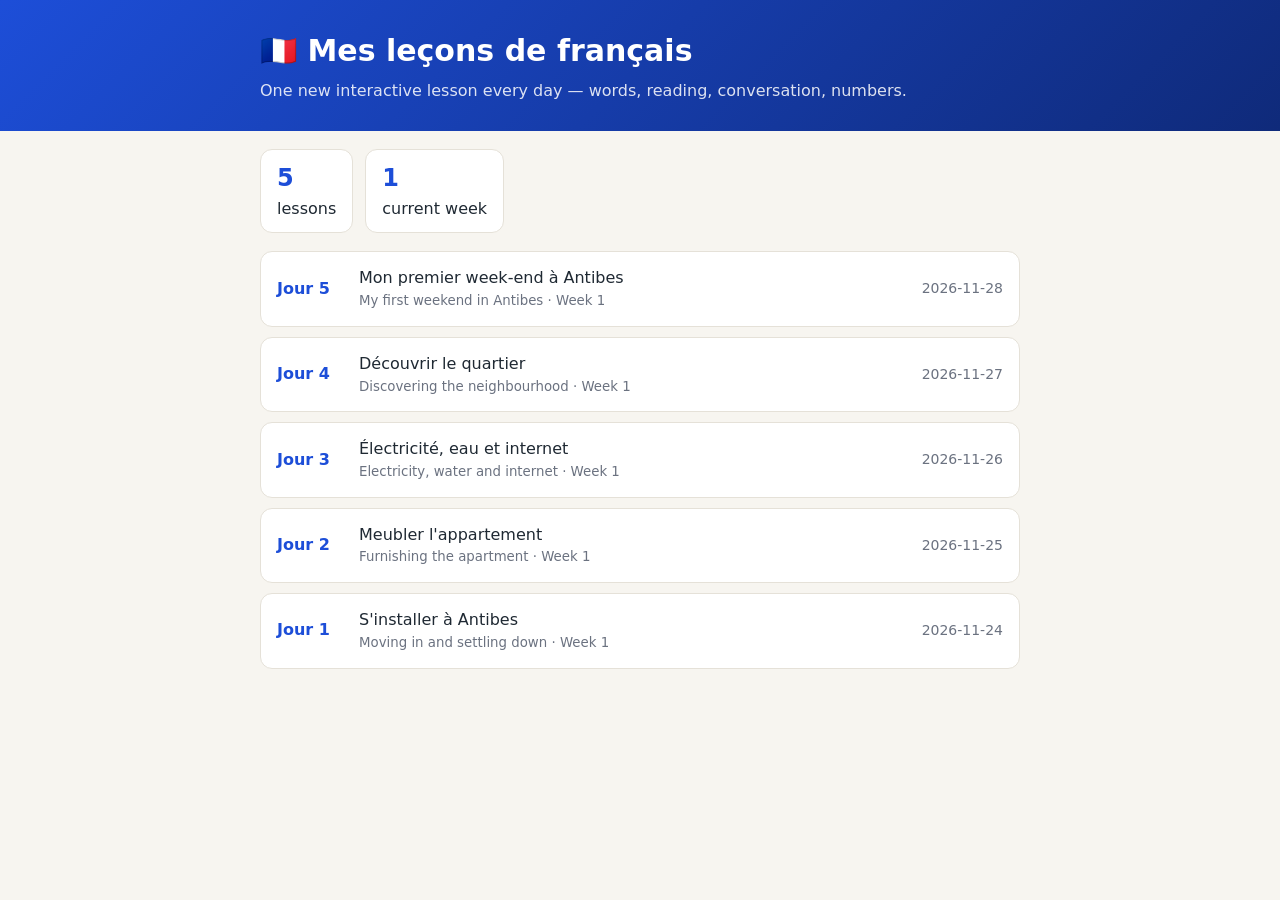
<file: index.html>
<!DOCTYPE html>
<html lang="fr">
<head>
<meta charset="utf-8">
<meta name="viewport" content="width=device-width, initial-scale=1">
<title>Mes leçons de français</title>
<style>
  body{margin:0;background:#f7f5f0;color:#1f2933;font:16px/1.55 system-ui,-apple-system,"Segoe UI",Roboto,sans-serif}
  header{background:linear-gradient(135deg,#1d4ed8,#0f2a7a);color:#fff;padding:28px 16px}
  .wrap{max-width:760px;margin:0 auto}
  h1{margin:0 0 4px;font-size:30px}
  header p{margin:0;opacity:.85}
  main{padding:18px 16px 40px}
  .stats{display:flex;gap:12px;flex-wrap:wrap;margin-bottom:18px}
  .stat{background:#fff;border:1px solid #e5e1d8;border-radius:12px;padding:10px 16px}
  .stat b{display:block;font-size:24px;color:#1d4ed8}
  a.day{display:flex;justify-content:space-between;align-items:center;gap:12px;background:#fff;border:1px solid #e5e1d8;border-radius:12px;padding:14px 16px;margin:10px 0;text-decoration:none;color:inherit}
  a.day:hover{border-color:#1d4ed8}
  a.day.today{border:2px solid #1d4ed8}
  .d{font-weight:700;color:#1d4ed8;min-width:70px}
  .t{flex:1}
  .t small{display:block;color:#6b7280}
  .date{color:#6b7280;font-size:14px;white-space:nowrap}
</style>
</head>
<body>
<header><div class="wrap">
  <h1>🇫🇷 Mes leçons de français</h1>
  <p>One new interactive lesson every day — words, reading, conversation, numbers.</p>
</div></header>
<main class="wrap">
  <div class="stats">
    <div class="stat"><b id="s-days">0</b>lessons</div>
    <div class="stat"><b id="s-week">1</b>current week</div>
  </div>
  <div id="list"></div>
</main>
<script>
/* The teacher adds each new day at the TOP of this array. */
const DAYS = [
  { day: 5, date: "2026-11-28", week: 1, theme_fr: "Mon premier week-end à Antibes", theme_en: "My first weekend in Antibes" },
  { day: 4, date: "2026-11-27", week: 1, theme_fr: "Découvrir le quartier", theme_en: "Discovering the neighbourhood" },
  { day: 3, date: "2026-11-26", week: 1, theme_fr: "Électricité, eau et internet", theme_en: "Electricity, water and internet" },
  { day: 2, date: "2026-11-25", week: 1, theme_fr: "Meubler l'appartement", theme_en: "Furnishing the apartment" },
  { day: 1, date: "2026-11-24", week: 1, theme_fr: "S'installer à Antibes", theme_en: "Moving in and settling down" }
];

const today = new Date().toISOString().slice(0, 10);
document.getElementById("s-days").textContent = DAYS.length;
document.getElementById("s-week").textContent = DAYS.length ? DAYS[0].week : 1;
const list = document.getElementById("list");
DAYS.forEach(d => {
  const a = document.createElement("a");
  a.className = "day" + (d.date === today ? " today" : "");
  a.href = "days/" + d.date + ".html";
  a.innerHTML = '<span class="d"></span><span class="t"><span class="fr"></span><small></small></span><span class="date"></span>';
  a.querySelector(".d").textContent = "Jour " + d.day;
  a.querySelector(".fr").textContent = d.theme_fr;
  a.querySelector("small").textContent = d.theme_en + " · Week " + d.week;
  a.querySelector(".date").textContent = d.date === today ? "Aujourd'hui" : d.date;
  list.appendChild(a);
});
</script>
</body>
</html>
</file>
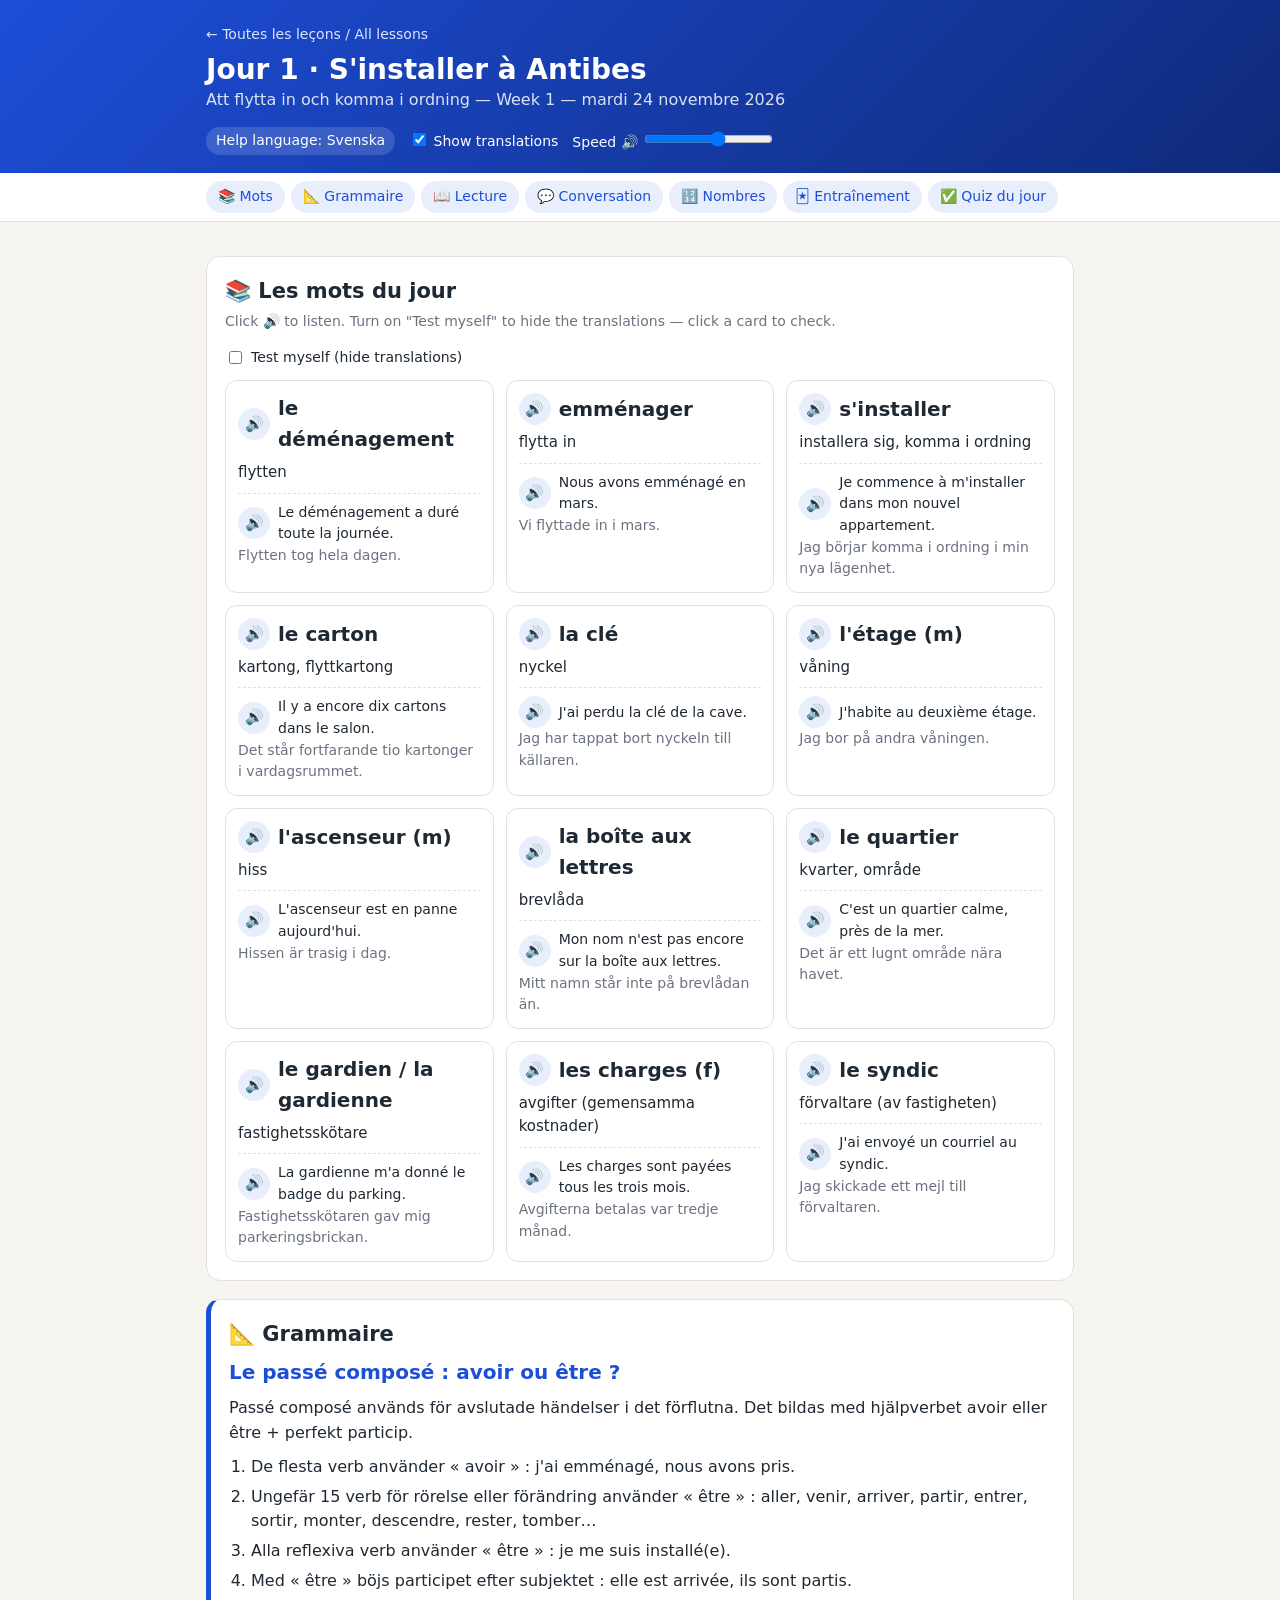
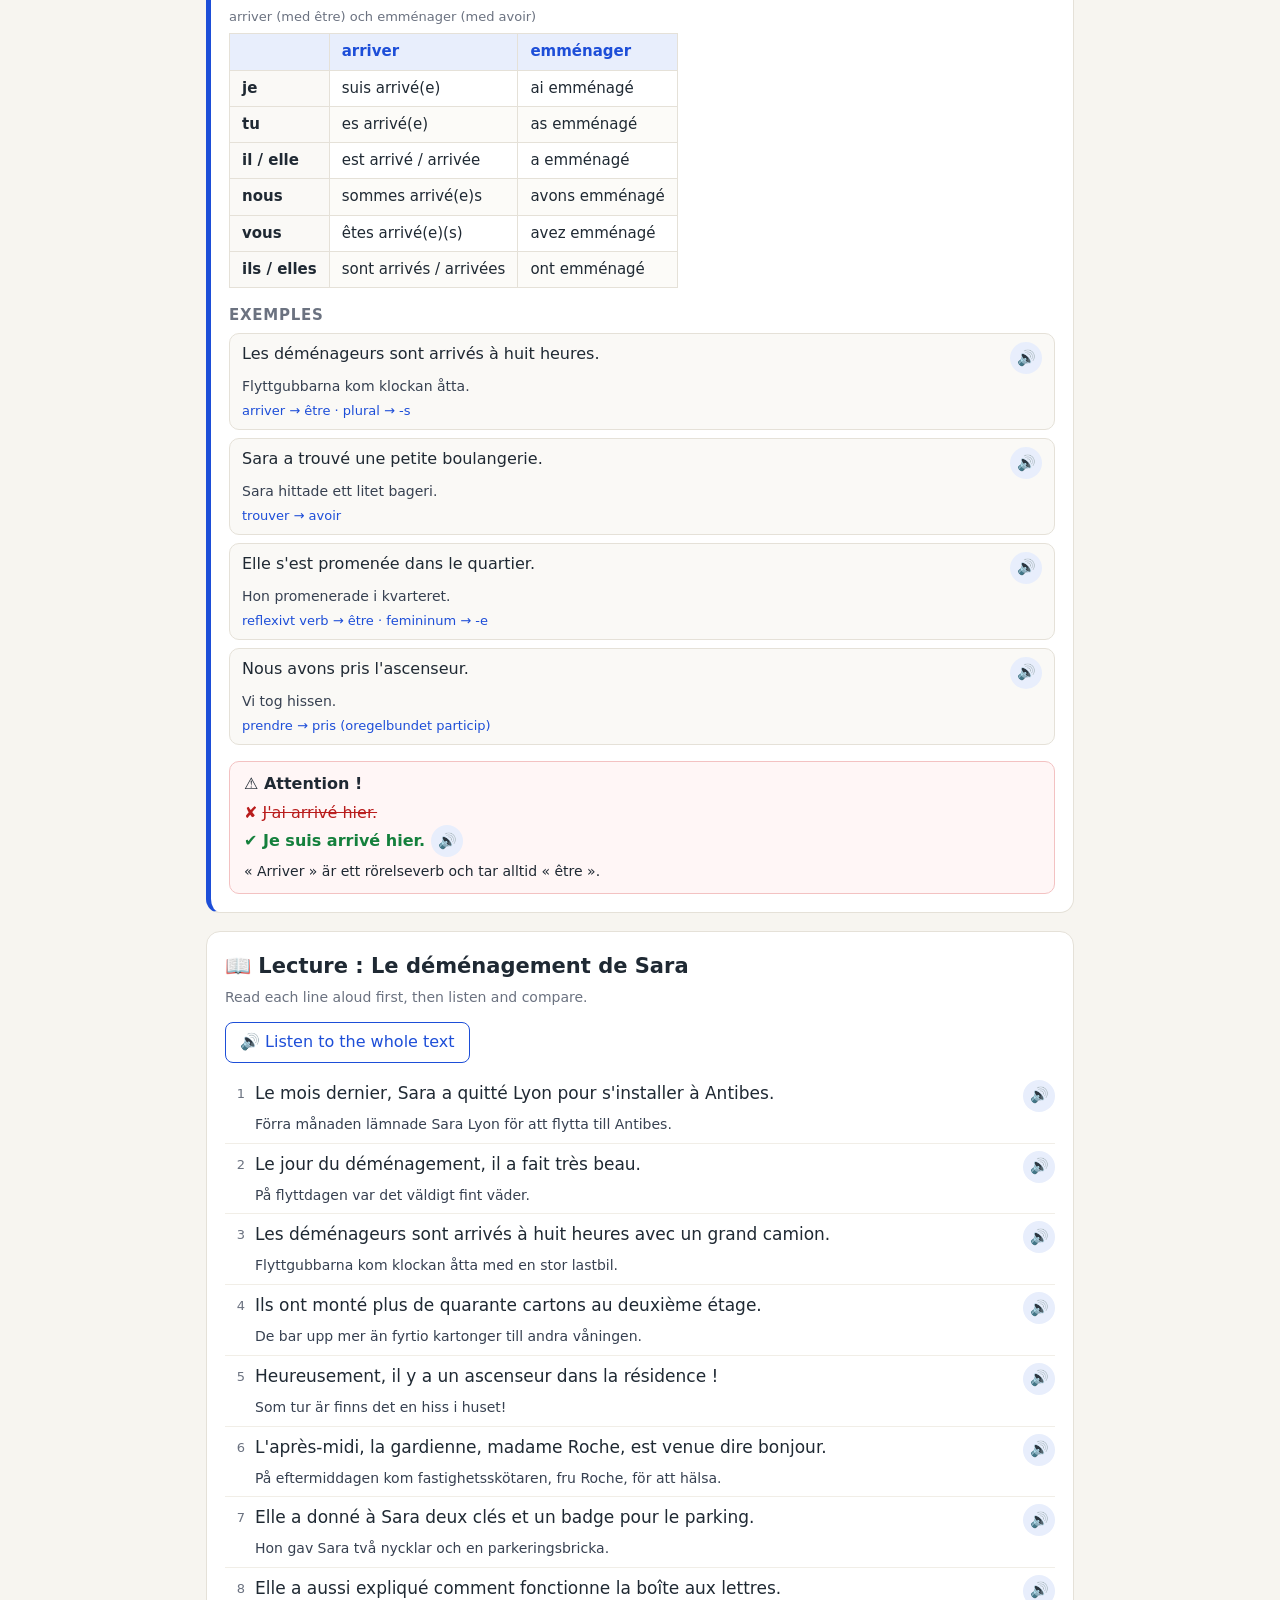
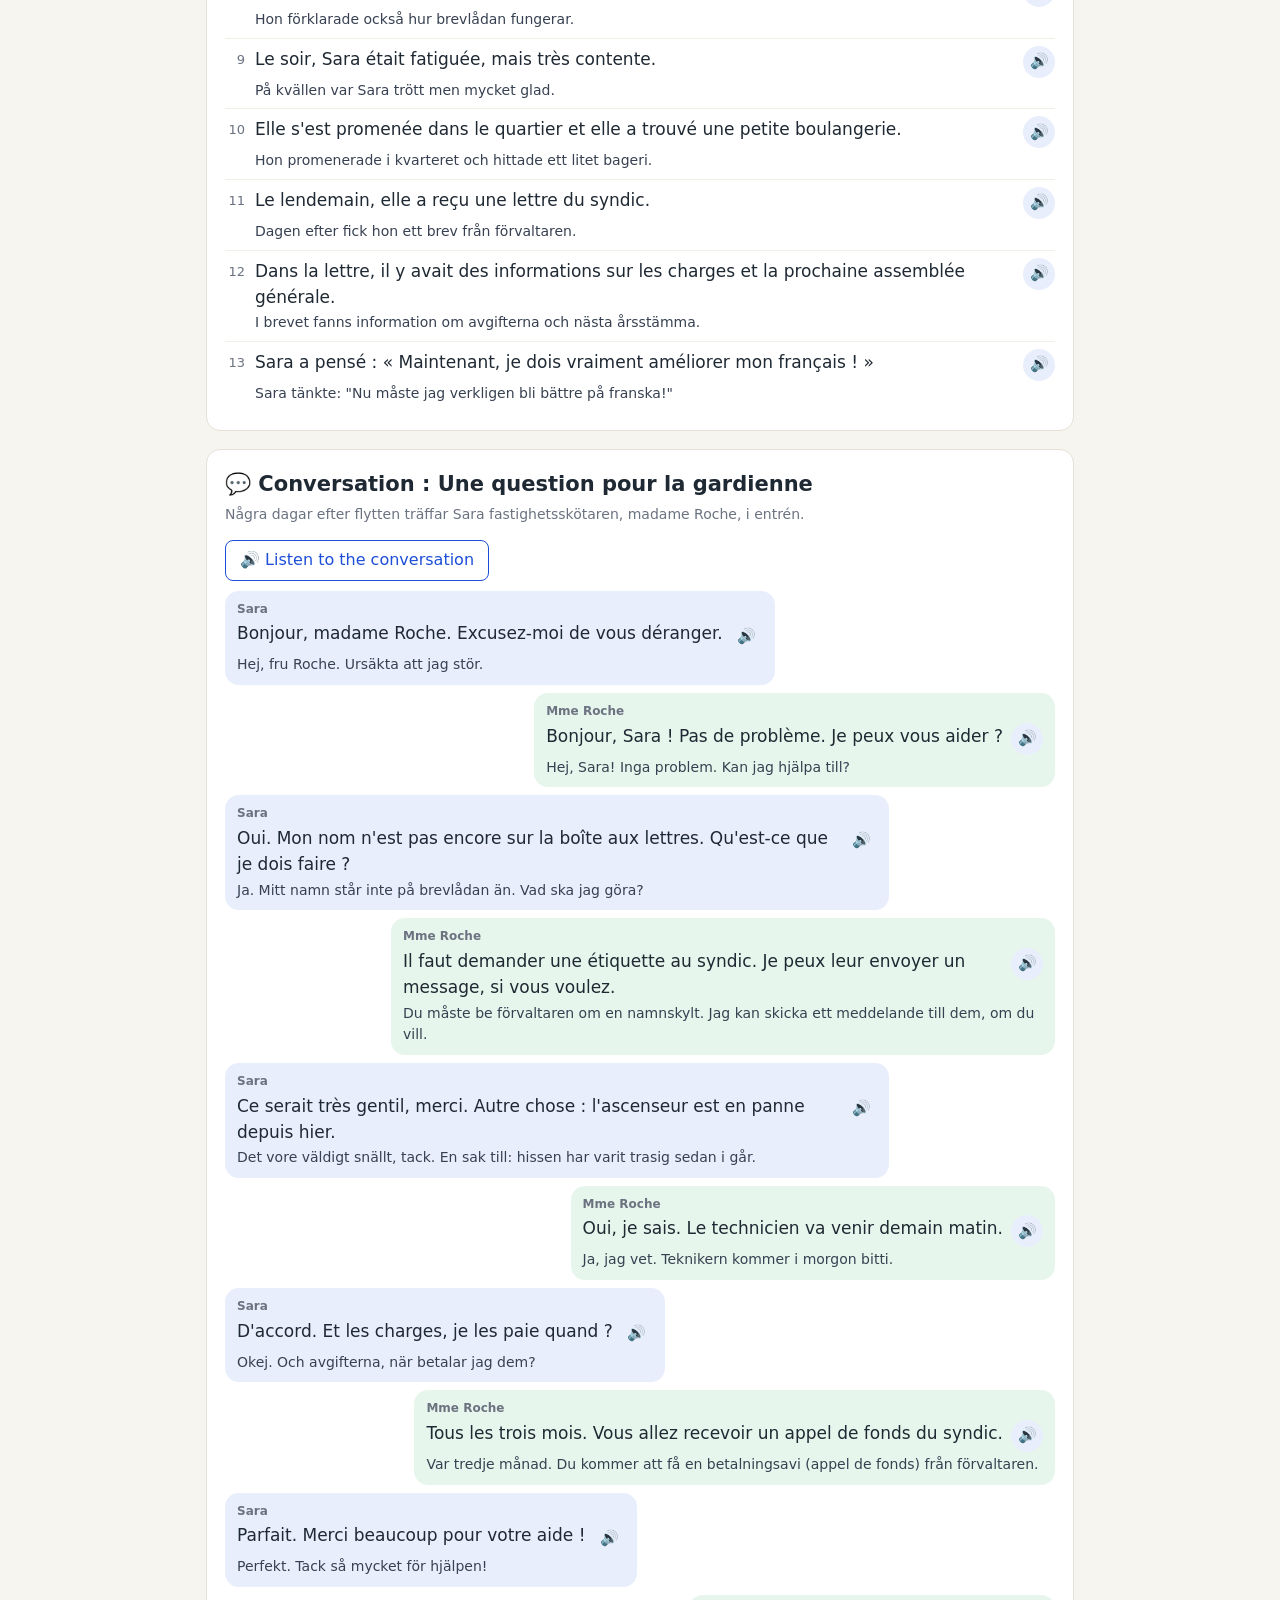
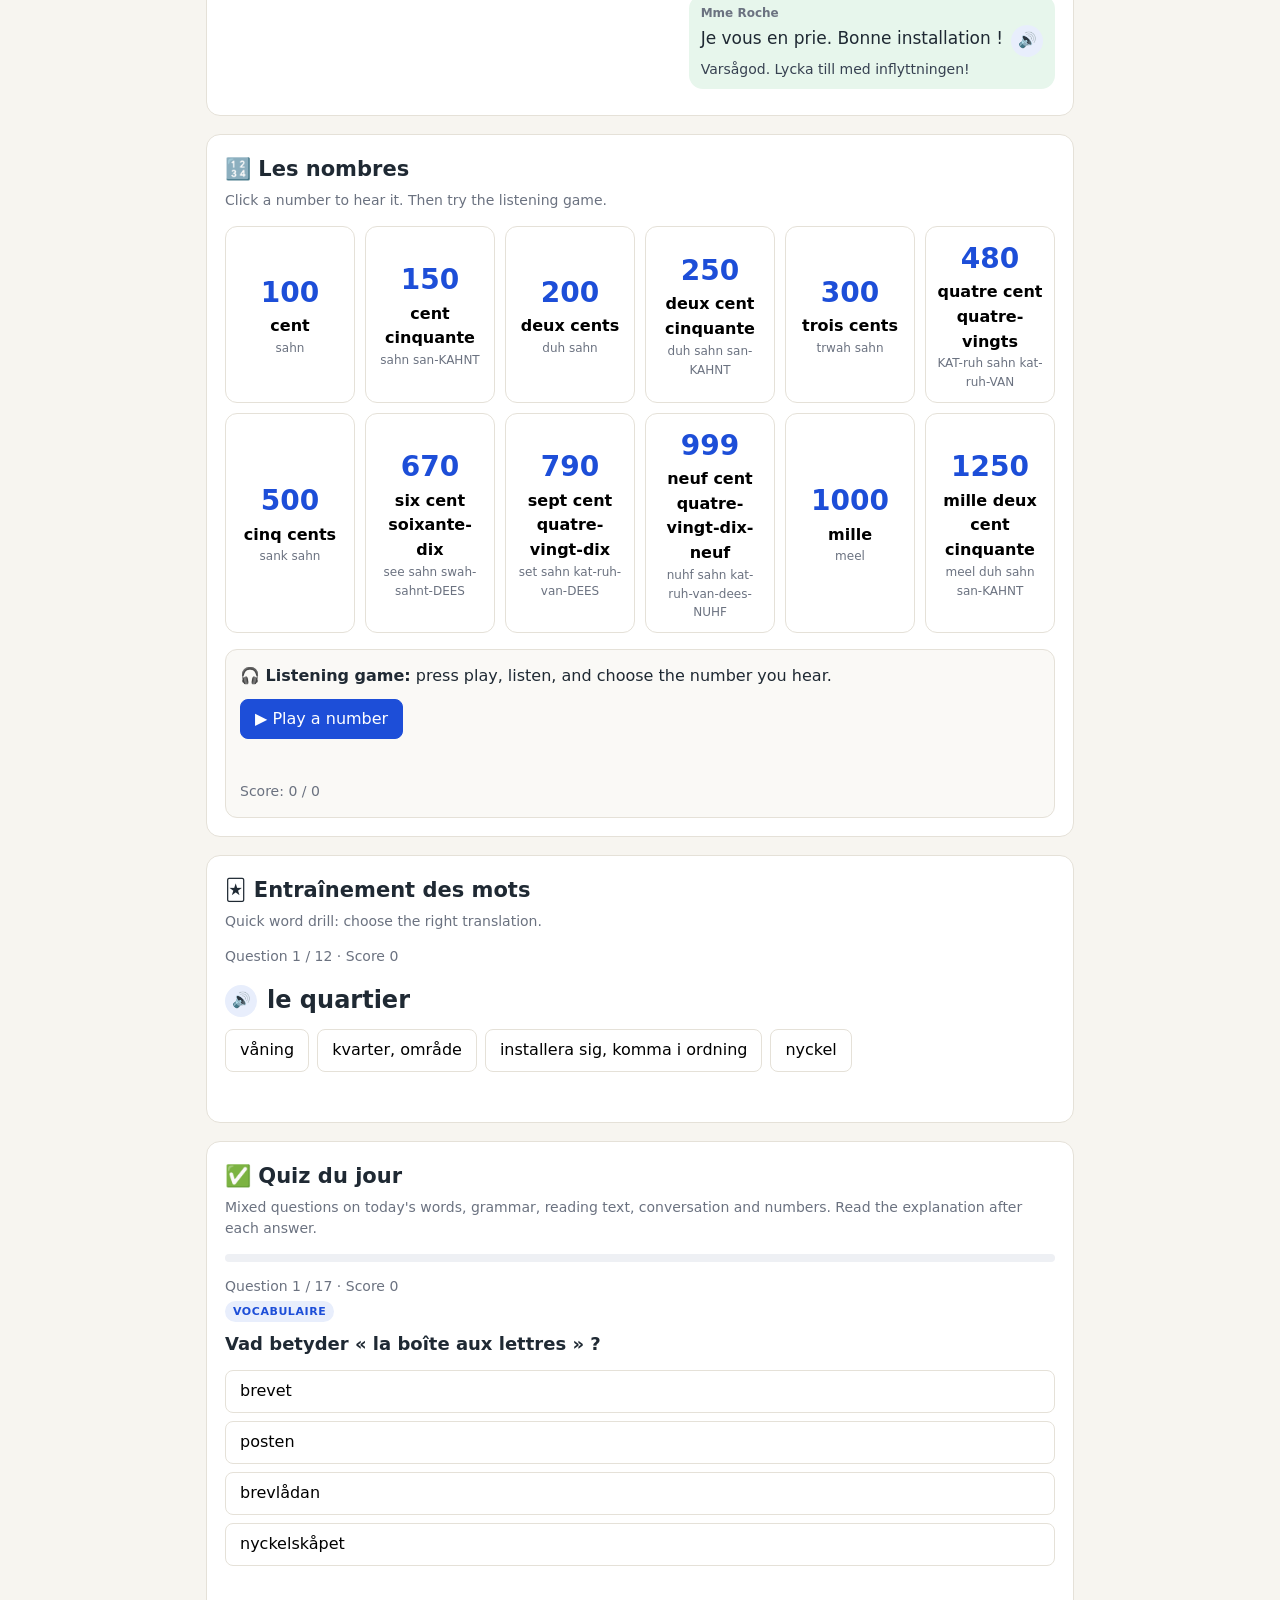
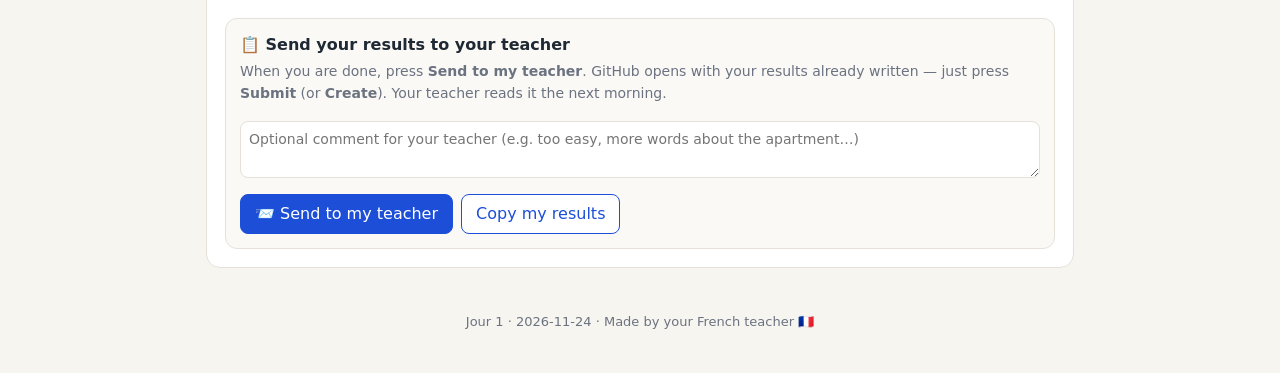
<file: days/2026-11-24.html>
<!DOCTYPE html>
<html lang="fr">
<head>
<meta charset="utf-8">
<meta name="viewport" content="width=device-width, initial-scale=1">
<title>Leçon de français</title>
<link rel="stylesheet" href="../assets/lesson.css">
</head>
<body>
<script>
/* ==========================================================================
   LESSON DATA — the teacher replaces ONLY the object between the markers.
   All texts for the learner (tr, intro, rules, notes, quiz questions, explanations)
   are written in ONE help language, given in `lang`.
   Schema:
   {
     day: Number, date: "YYYY-MM-DD", week: Number,
     lang: "en" | "sv" | "fa",                        // today's help language (chosen at random)
     theme: { fr: String, tr: String },
     words: [ { fr, tr, example, example_tr, review?: true } ],        // 10–14 items
     grammar: {
       title: String,                                 // in French, e.g. "Le passé composé : avoir ou être ?"
       intro: String,                                 // 1–2 sentences: what it is, when to use it
       rules: [String],                               // 2–5 short rules, each with a French mini-example
       table?: { caption?: String, headers: [String], rows: [[String]] },  // conjugation/forms (French)
       examples: [ { fr, tr, note? } ],               // 3–5 example sentences; note = why (short)
       watch_out?: { wrong, right, why }              // one typical mistake (French wrong/right)
     },
     reading: { title: String, lines: [ { fr, tr } ] },                 // 10–15 lines
     conversation: { title: String, situation: String,
                     lines: [ { speaker, fr, tr } ] },                  // 6–10 lines
     numbers: [ { n: Number, fr: String, hint: String } ],              // 8–12 items
     quiz: [ {                                                          // 10–20 questions
       type: "vocab" | "grammar" | "reading" | "conversation" | "numbers",
       q: String,              // the question (help language)
       fr?: String,            // optional French sentence shown with a 🔊 button
       listen?: true,          // if true, fr is NOT shown — only played (listening question)
       options: [String],      // 3–4 options
       answer: Number,         // index of the correct option in `options` (0-based)
       explain: String         // short explanation (help language)
     } ]
   }
   ========================================================================== */
const LESSON = /*LESSON_DATA_START*/{
  "day": 1,
  "date": "2026-11-24",
  "week": 1,
  "lang": "sv",
  "theme": {
    "fr": "S'installer à Antibes",
    "tr": "Att flytta in och komma i ordning"
  },
  "words": [
    {
      "fr": "le déménagement",
      "tr": "flytten",
      "example": "Le déménagement a duré toute la journée.",
      "example_tr": "Flytten tog hela dagen."
    },
    {
      "fr": "emménager",
      "tr": "flytta in",
      "example": "Nous avons emménagé en mars.",
      "example_tr": "Vi flyttade in i mars."
    },
    {
      "fr": "s'installer",
      "tr": "installera sig, komma i ordning",
      "example": "Je commence à m'installer dans mon nouvel appartement.",
      "example_tr": "Jag börjar komma i ordning i min nya lägenhet."
    },
    {
      "fr": "le carton",
      "tr": "kartong, flyttkartong",
      "example": "Il y a encore dix cartons dans le salon.",
      "example_tr": "Det står fortfarande tio kartonger i vardagsrummet."
    },
    {
      "fr": "la clé",
      "tr": "nyckel",
      "example": "J'ai perdu la clé de la cave.",
      "example_tr": "Jag har tappat bort nyckeln till källaren."
    },
    {
      "fr": "l'étage (m)",
      "tr": "våning",
      "example": "J'habite au deuxième étage.",
      "example_tr": "Jag bor på andra våningen."
    },
    {
      "fr": "l'ascenseur (m)",
      "tr": "hiss",
      "example": "L'ascenseur est en panne aujourd'hui.",
      "example_tr": "Hissen är trasig i dag."
    },
    {
      "fr": "la boîte aux lettres",
      "tr": "brevlåda",
      "example": "Mon nom n'est pas encore sur la boîte aux lettres.",
      "example_tr": "Mitt namn står inte på brevlådan än."
    },
    {
      "fr": "le quartier",
      "tr": "kvarter, område",
      "example": "C'est un quartier calme, près de la mer.",
      "example_tr": "Det är ett lugnt område nära havet."
    },
    {
      "fr": "le gardien / la gardienne",
      "tr": "fastighetsskötare",
      "example": "La gardienne m'a donné le badge du parking.",
      "example_tr": "Fastighetsskötaren gav mig parkeringsbrickan."
    },
    {
      "fr": "les charges (f)",
      "tr": "avgifter (gemensamma kostnader)",
      "example": "Les charges sont payées tous les trois mois.",
      "example_tr": "Avgifterna betalas var tredje månad."
    },
    {
      "fr": "le syndic",
      "tr": "förvaltare (av fastigheten)",
      "example": "J'ai envoyé un courriel au syndic.",
      "example_tr": "Jag skickade ett mejl till förvaltaren."
    }
  ],
  "grammar": {
    "title": "Le passé composé : avoir ou être ?",
    "intro": "Passé composé används för avslutade händelser i det förflutna. Det bildas med hjälpverbet avoir eller être + perfekt particip.",
    "rules": [
      "De flesta verb använder « avoir » : j'ai emménagé, nous avons pris.",
      "Ungefär 15 verb för rörelse eller förändring använder « être » : aller, venir, arriver, partir, entrer, sortir, monter, descendre, rester, tomber…",
      "Alla reflexiva verb använder « être » : je me suis installé(e).",
      "Med « être » böjs participet efter subjektet : elle est arrivée, ils sont partis."
    ],
    "table": {
      "caption": "arriver (med être) och emménager (med avoir)",
      "headers": [
        "",
        "arriver",
        "emménager"
      ],
      "rows": [
        [
          "je",
          "suis arrivé(e)",
          "ai emménagé"
        ],
        [
          "tu",
          "es arrivé(e)",
          "as emménagé"
        ],
        [
          "il / elle",
          "est arrivé / arrivée",
          "a emménagé"
        ],
        [
          "nous",
          "sommes arrivé(e)s",
          "avons emménagé"
        ],
        [
          "vous",
          "êtes arrivé(e)(s)",
          "avez emménagé"
        ],
        [
          "ils / elles",
          "sont arrivés / arrivées",
          "ont emménagé"
        ]
      ]
    },
    "examples": [
      {
        "fr": "Les déménageurs sont arrivés à huit heures.",
        "tr": "Flyttgubbarna kom klockan åtta.",
        "note": "arriver → être · plural → -s"
      },
      {
        "fr": "Sara a trouvé une petite boulangerie.",
        "tr": "Sara hittade ett litet bageri.",
        "note": "trouver → avoir"
      },
      {
        "fr": "Elle s'est promenée dans le quartier.",
        "tr": "Hon promenerade i kvarteret.",
        "note": "reflexivt verb → être · femininum → -e"
      },
      {
        "fr": "Nous avons pris l'ascenseur.",
        "tr": "Vi tog hissen.",
        "note": "prendre → pris (oregelbundet particip)"
      }
    ],
    "watch_out": {
      "wrong": "J'ai arrivé hier.",
      "right": "Je suis arrivé hier.",
      "why": "« Arriver » är ett rörelseverb och tar alltid « être »."
    }
  },
  "reading": {
    "title": "Le déménagement de Sara",
    "lines": [
      {
        "fr": "Le mois dernier, Sara a quitté Lyon pour s'installer à Antibes.",
        "tr": "Förra månaden lämnade Sara Lyon för att flytta till Antibes."
      },
      {
        "fr": "Le jour du déménagement, il a fait très beau.",
        "tr": "På flyttdagen var det väldigt fint väder."
      },
      {
        "fr": "Les déménageurs sont arrivés à huit heures avec un grand camion.",
        "tr": "Flyttgubbarna kom klockan åtta med en stor lastbil."
      },
      {
        "fr": "Ils ont monté plus de quarante cartons au deuxième étage.",
        "tr": "De bar upp mer än fyrtio kartonger till andra våningen."
      },
      {
        "fr": "Heureusement, il y a un ascenseur dans la résidence !",
        "tr": "Som tur är finns det en hiss i huset!"
      },
      {
        "fr": "L'après-midi, la gardienne, madame Roche, est venue dire bonjour.",
        "tr": "På eftermiddagen kom fastighetsskötaren, fru Roche, för att hälsa."
      },
      {
        "fr": "Elle a donné à Sara deux clés et un badge pour le parking.",
        "tr": "Hon gav Sara två nycklar och en parkeringsbricka."
      },
      {
        "fr": "Elle a aussi expliqué comment fonctionne la boîte aux lettres.",
        "tr": "Hon förklarade också hur brevlådan fungerar."
      },
      {
        "fr": "Le soir, Sara était fatiguée, mais très contente.",
        "tr": "På kvällen var Sara trött men mycket glad."
      },
      {
        "fr": "Elle s'est promenée dans le quartier et elle a trouvé une petite boulangerie.",
        "tr": "Hon promenerade i kvarteret och hittade ett litet bageri."
      },
      {
        "fr": "Le lendemain, elle a reçu une lettre du syndic.",
        "tr": "Dagen efter fick hon ett brev från förvaltaren."
      },
      {
        "fr": "Dans la lettre, il y avait des informations sur les charges et la prochaine assemblée générale.",
        "tr": "I brevet fanns information om avgifterna och nästa årsstämma."
      },
      {
        "fr": "Sara a pensé : « Maintenant, je dois vraiment améliorer mon français ! »",
        "tr": "Sara tänkte: \"Nu måste jag verkligen bli bättre på franska!\""
      }
    ]
  },
  "conversation": {
    "title": "Une question pour la gardienne",
    "situation": "Några dagar efter flytten träffar Sara fastighetsskötaren, madame Roche, i entrén.",
    "lines": [
      {
        "speaker": "Sara",
        "fr": "Bonjour, madame Roche. Excusez-moi de vous déranger.",
        "tr": "Hej, fru Roche. Ursäkta att jag stör."
      },
      {
        "speaker": "Mme Roche",
        "fr": "Bonjour, Sara ! Pas de problème. Je peux vous aider ?",
        "tr": "Hej, Sara! Inga problem. Kan jag hjälpa till?"
      },
      {
        "speaker": "Sara",
        "fr": "Oui. Mon nom n'est pas encore sur la boîte aux lettres. Qu'est-ce que je dois faire ?",
        "tr": "Ja. Mitt namn står inte på brevlådan än. Vad ska jag göra?"
      },
      {
        "speaker": "Mme Roche",
        "fr": "Il faut demander une étiquette au syndic. Je peux leur envoyer un message, si vous voulez.",
        "tr": "Du måste be förvaltaren om en namnskylt. Jag kan skicka ett meddelande till dem, om du vill."
      },
      {
        "speaker": "Sara",
        "fr": "Ce serait très gentil, merci. Autre chose : l'ascenseur est en panne depuis hier.",
        "tr": "Det vore väldigt snällt, tack. En sak till: hissen har varit trasig sedan i går."
      },
      {
        "speaker": "Mme Roche",
        "fr": "Oui, je sais. Le technicien va venir demain matin.",
        "tr": "Ja, jag vet. Teknikern kommer i morgon bitti."
      },
      {
        "speaker": "Sara",
        "fr": "D'accord. Et les charges, je les paie quand ?",
        "tr": "Okej. Och avgifterna, när betalar jag dem?"
      },
      {
        "speaker": "Mme Roche",
        "fr": "Tous les trois mois. Vous allez recevoir un appel de fonds du syndic.",
        "tr": "Var tredje månad. Du kommer att få en betalningsavi (appel de fonds) från förvaltaren."
      },
      {
        "speaker": "Sara",
        "fr": "Parfait. Merci beaucoup pour votre aide !",
        "tr": "Perfekt. Tack så mycket för hjälpen!"
      },
      {
        "speaker": "Mme Roche",
        "fr": "Je vous en prie. Bonne installation !",
        "tr": "Varsågod. Lycka till med inflyttningen!"
      }
    ]
  },
  "numbers": [
    {
      "n": 100,
      "fr": "cent",
      "hint": "sahn"
    },
    {
      "n": 150,
      "fr": "cent cinquante",
      "hint": "sahn san-KAHNT"
    },
    {
      "n": 200,
      "fr": "deux cents",
      "hint": "duh sahn"
    },
    {
      "n": 250,
      "fr": "deux cent cinquante",
      "hint": "duh sahn san-KAHNT"
    },
    {
      "n": 300,
      "fr": "trois cents",
      "hint": "trwah sahn"
    },
    {
      "n": 480,
      "fr": "quatre cent quatre-vingts",
      "hint": "KAT-ruh sahn kat-ruh-VAN"
    },
    {
      "n": 500,
      "fr": "cinq cents",
      "hint": "sank sahn"
    },
    {
      "n": 670,
      "fr": "six cent soixante-dix",
      "hint": "see sahn swah-sahnt-DEES"
    },
    {
      "n": 790,
      "fr": "sept cent quatre-vingt-dix",
      "hint": "set sahn kat-ruh-van-DEES"
    },
    {
      "n": 999,
      "fr": "neuf cent quatre-vingt-dix-neuf",
      "hint": "nuhf sahn kat-ruh-van-dees-NUHF"
    },
    {
      "n": 1000,
      "fr": "mille",
      "hint": "meel"
    },
    {
      "n": 1250,
      "fr": "mille deux cent cinquante",
      "hint": "meel duh sahn san-KAHNT"
    }
  ],
  "quiz": [
    {
      "type": "vocab",
      "q": "Vad betyder « la boîte aux lettres » ?",
      "options": [
        "brevlådan",
        "brevet",
        "nyckelskåpet",
        "posten"
      ],
      "answer": 0,
      "explain": "« La boîte aux lettres » = brevlådan. Posten heter « la poste »."
    },
    {
      "type": "vocab",
      "q": "Vilket ord betyder ”hiss” ?",
      "options": [
        "l'étage",
        "l'ascenseur",
        "l'escalier",
        "le carton"
      ],
      "answer": 1,
      "explain": "« L'ascenseur » = hiss. « L'étage » = våning, « l'escalier » = trappa."
    },
    {
      "type": "vocab",
      "q": "I ett bostadshus är « les charges »…",
      "options": [
        "de gemensamma avgifterna",
        "nycklarna",
        "flyttkartongerna",
        "grannarna"
      ],
      "answer": 0,
      "explain": "« Les charges » är husets gemensamma kostnader (städning, hiss, fastighetsskötare, vatten…)."
    },
    {
      "type": "vocab",
      "q": "Fyll i meningen :",
      "fr": "Le ___ envoie les appels de fonds aux propriétaires.",
      "options": [
        "syndic",
        "gardien",
        "quartier",
        "carton"
      ],
      "answer": 0,
      "explain": "« Le syndic » förvaltar fastigheten och skickar betalningsavierna (appels de fonds)."
    },
    {
      "type": "grammar",
      "q": "Välj rätt hjälpverb :",
      "fr": "Les déménageurs ___ arrivés à huit heures.",
      "options": [
        "ont",
        "sont",
        "avez",
        "est"
      ],
      "answer": 1,
      "explain": "« Arriver » tar « être ». Subjektet är plural → « sont arrivés »."
    },
    {
      "type": "grammar",
      "q": "Välj rätt hjälpverb :",
      "fr": "Hier, j'___ emménagé dans mon appartement.",
      "options": [
        "ai",
        "suis",
        "es",
        "a"
      ],
      "answer": 0,
      "explain": "« Emménager » tar « avoir » : j'ai emménagé."
    },
    {
      "type": "grammar",
      "q": "Välj rätt form :",
      "fr": "Sara s'est ___ dans le quartier.",
      "options": [
        "promené",
        "promenée",
        "promener",
        "promenés"
      ],
      "answer": 1,
      "explain": "Reflexiva verb tar « être », så participet böjs : Sara (femininum) → promenée."
    },
    {
      "type": "grammar",
      "q": "Passé composé av « prendre » :",
      "fr": "Nous ___ l'ascenseur.",
      "options": [
        "avons pris",
        "sommes pris",
        "avons prendu",
        "avons prené"
      ],
      "answer": 0,
      "explain": "« Prendre » har ett oregelbundet particip : pris → nous avons pris."
    },
    {
      "type": "grammar",
      "q": "Välj rätt form :",
      "fr": "Ils ___ partis à midi.",
      "options": [
        "ont",
        "sont",
        "a",
        "est"
      ],
      "answer": 1,
      "explain": "« Partir » är ett rörelseverb → « être » : ils sont partis."
    },
    {
      "type": "reading",
      "q": "Var bodde Sara innan hon flyttade till Antibes ?",
      "options": [
        "Lyon",
        "Nice",
        "Paris",
        "Marseille"
      ],
      "answer": 0,
      "explain": "Rad 1 : « Sara a quitté Lyon pour s'installer à Antibes. »"
    },
    {
      "type": "reading",
      "q": "På vilken våning ligger Saras lägenhet ?",
      "options": [
        "premier étage",
        "deuxième étage",
        "troisième étage",
        "rez-de-chaussée"
      ],
      "answer": 1,
      "explain": "Rad 4 : « au deuxième étage » (andra våningen)."
    },
    {
      "type": "reading",
      "q": "Vad gav fastighetsskötaren till Sara ?",
      "options": [
        "två nycklar och en parkeringsbricka",
        "ett brev från förvaltaren",
        "fyrtio kartonger",
        "en karta över kvarteret"
      ],
      "answer": 0,
      "explain": "Rad 7 : « deux clés et un badge pour le parking »."
    },
    {
      "type": "conversation",
      "q": "Vad är problemet med hissen ?",
      "options": [
        "Den har varit trasig sedan i går",
        "Den är för liten",
        "Man behöver en bricka",
        "Den är mycket gammal"
      ],
      "answer": 0,
      "explain": "« L'ascenseur est en panne depuis hier » = hissen har varit trasig sedan i går."
    },
    {
      "type": "conversation",
      "q": "Hur ofta betalar Sara avgifterna ?",
      "options": [
        "varje månad",
        "var tredje månad",
        "varje år",
        "två gånger om året"
      ],
      "answer": 1,
      "explain": "« Tous les trois mois » = var tredje månad."
    },
    {
      "type": "numbers",
      "q": "Lyssna och välj talet du hör.",
      "fr": "quatre cent quatre-vingts",
      "listen": true,
      "options": [
        "480",
        "420",
        "4080",
        "380"
      ],
      "answer": 0,
      "explain": "quatre cents (400) + quatre-vingts (4 × 20 = 80) = 480."
    },
    {
      "type": "numbers",
      "q": "Hur skriver man 200 på franska ?",
      "options": [
        "deux cents",
        "deux cent",
        "deux-cents",
        "deuxcent"
      ],
      "answer": 0,
      "explain": "« Cents » får -s när inget tal följer efter : deux cents. Men : deux cent cinquante (250)."
    },
    {
      "type": "numbers",
      "q": "Lyssna och välj talet du hör.",
      "fr": "sept cent quatre-vingt-dix",
      "listen": true,
      "options": [
        "790",
        "710",
        "770",
        "799"
      ],
      "answer": 0,
      "explain": "sept cents (700) + quatre-vingt-dix (4 × 20 + 10 = 90) = 790."
    }
  ]
}/*LESSON_DATA_END*/;
</script>
<script src="../assets/lesson.js"></script>
</body>
</html>
</file>
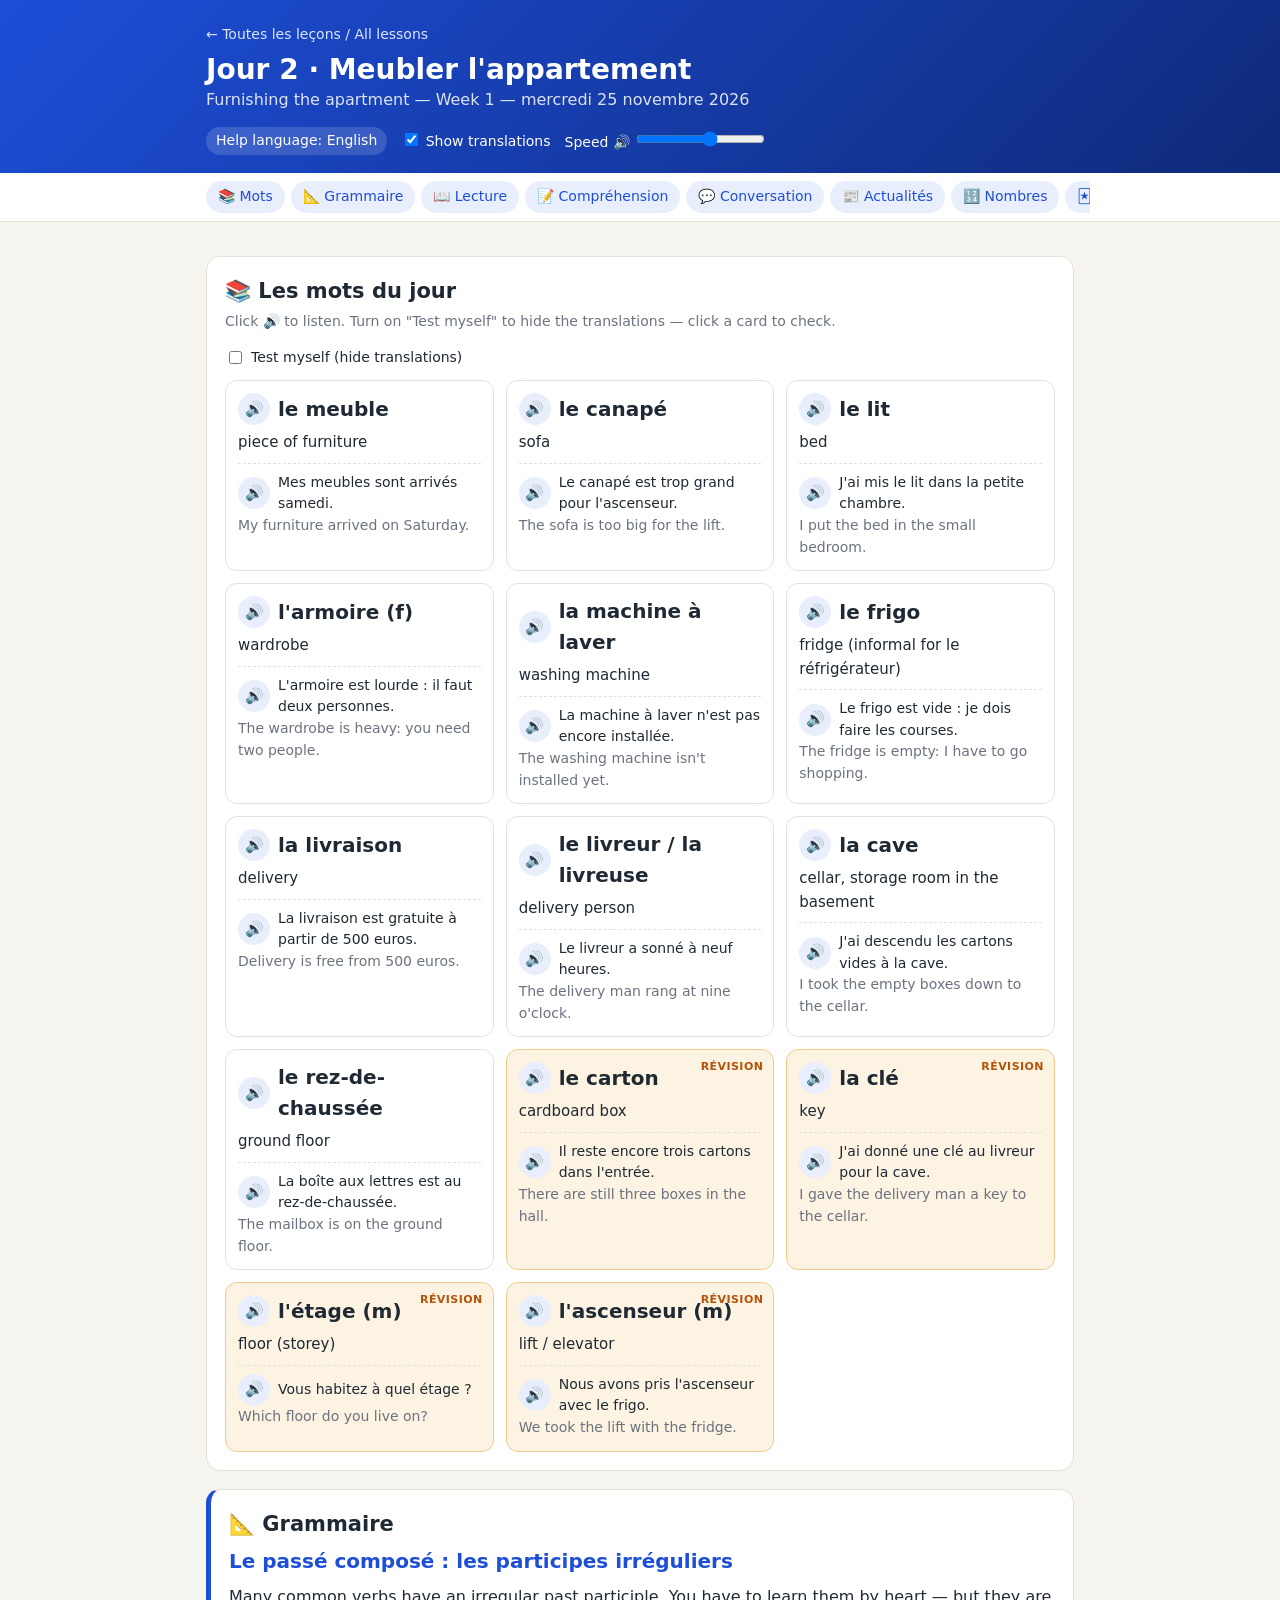
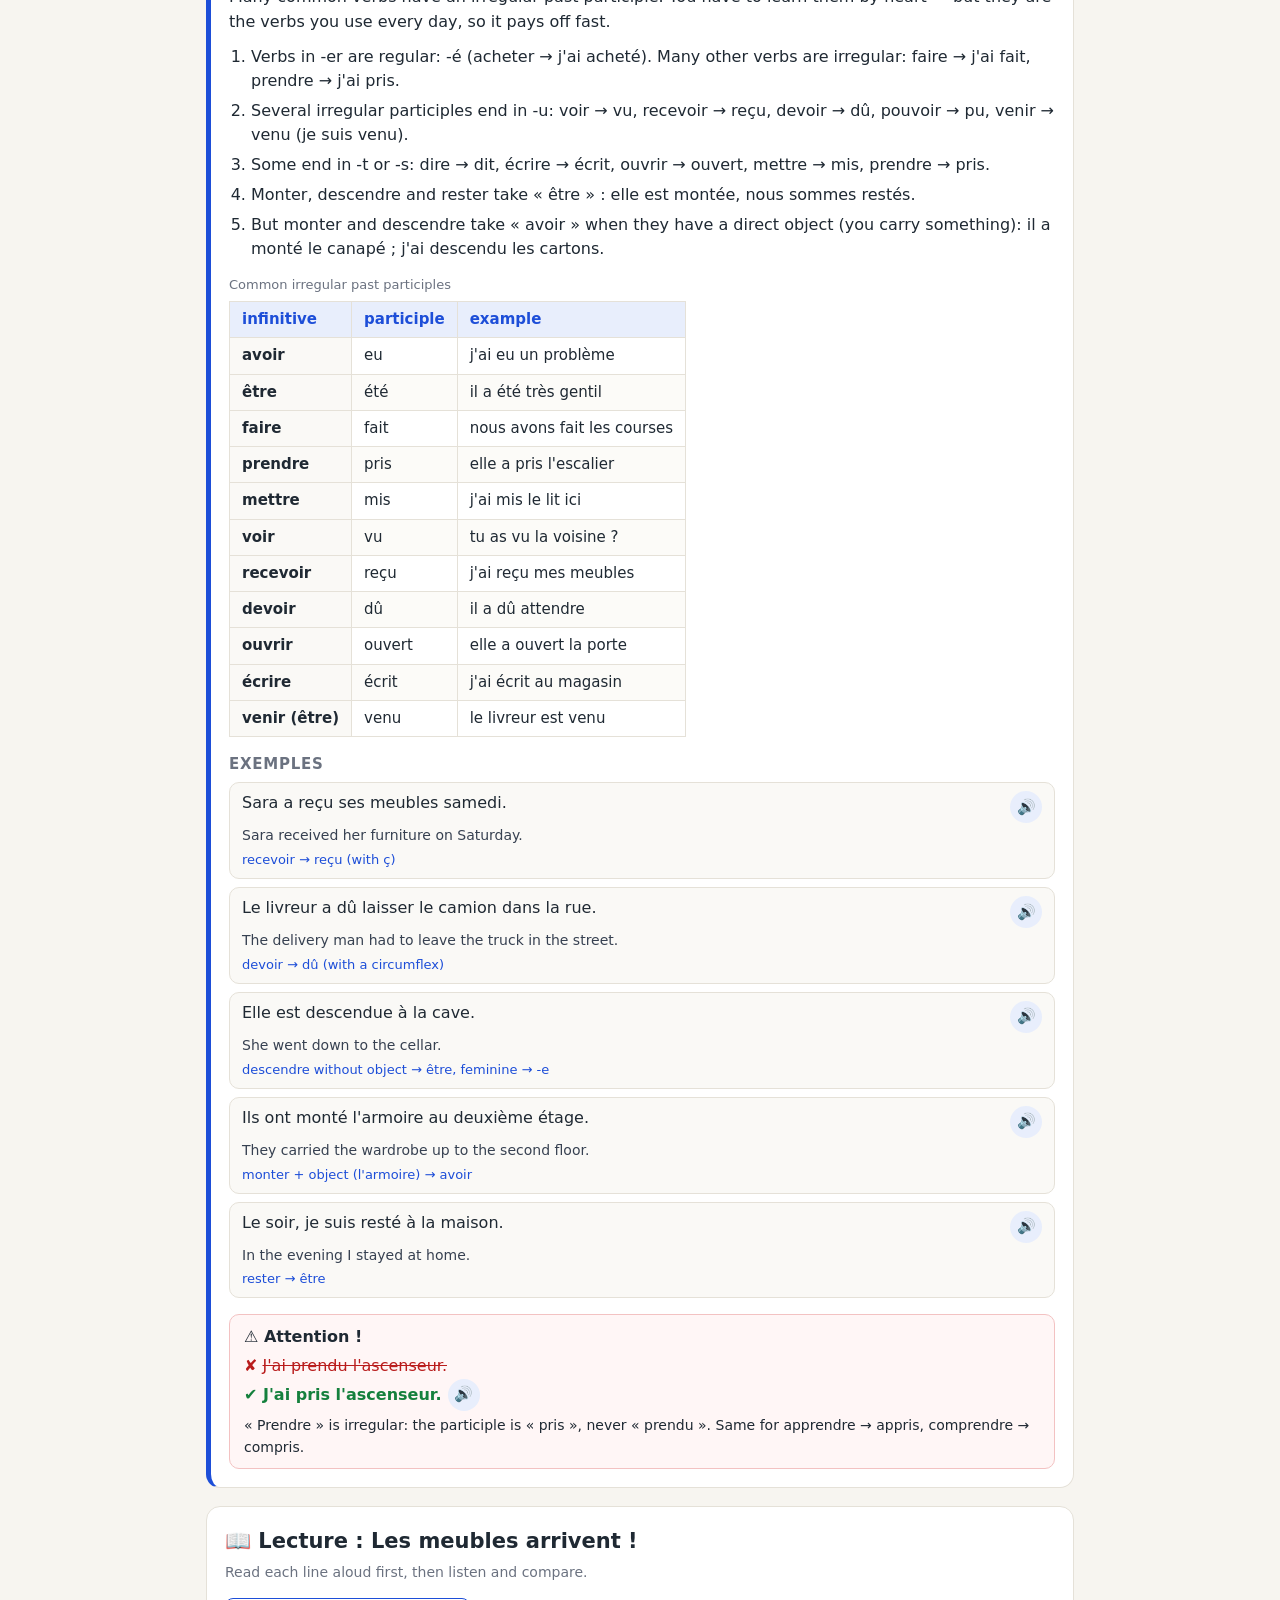
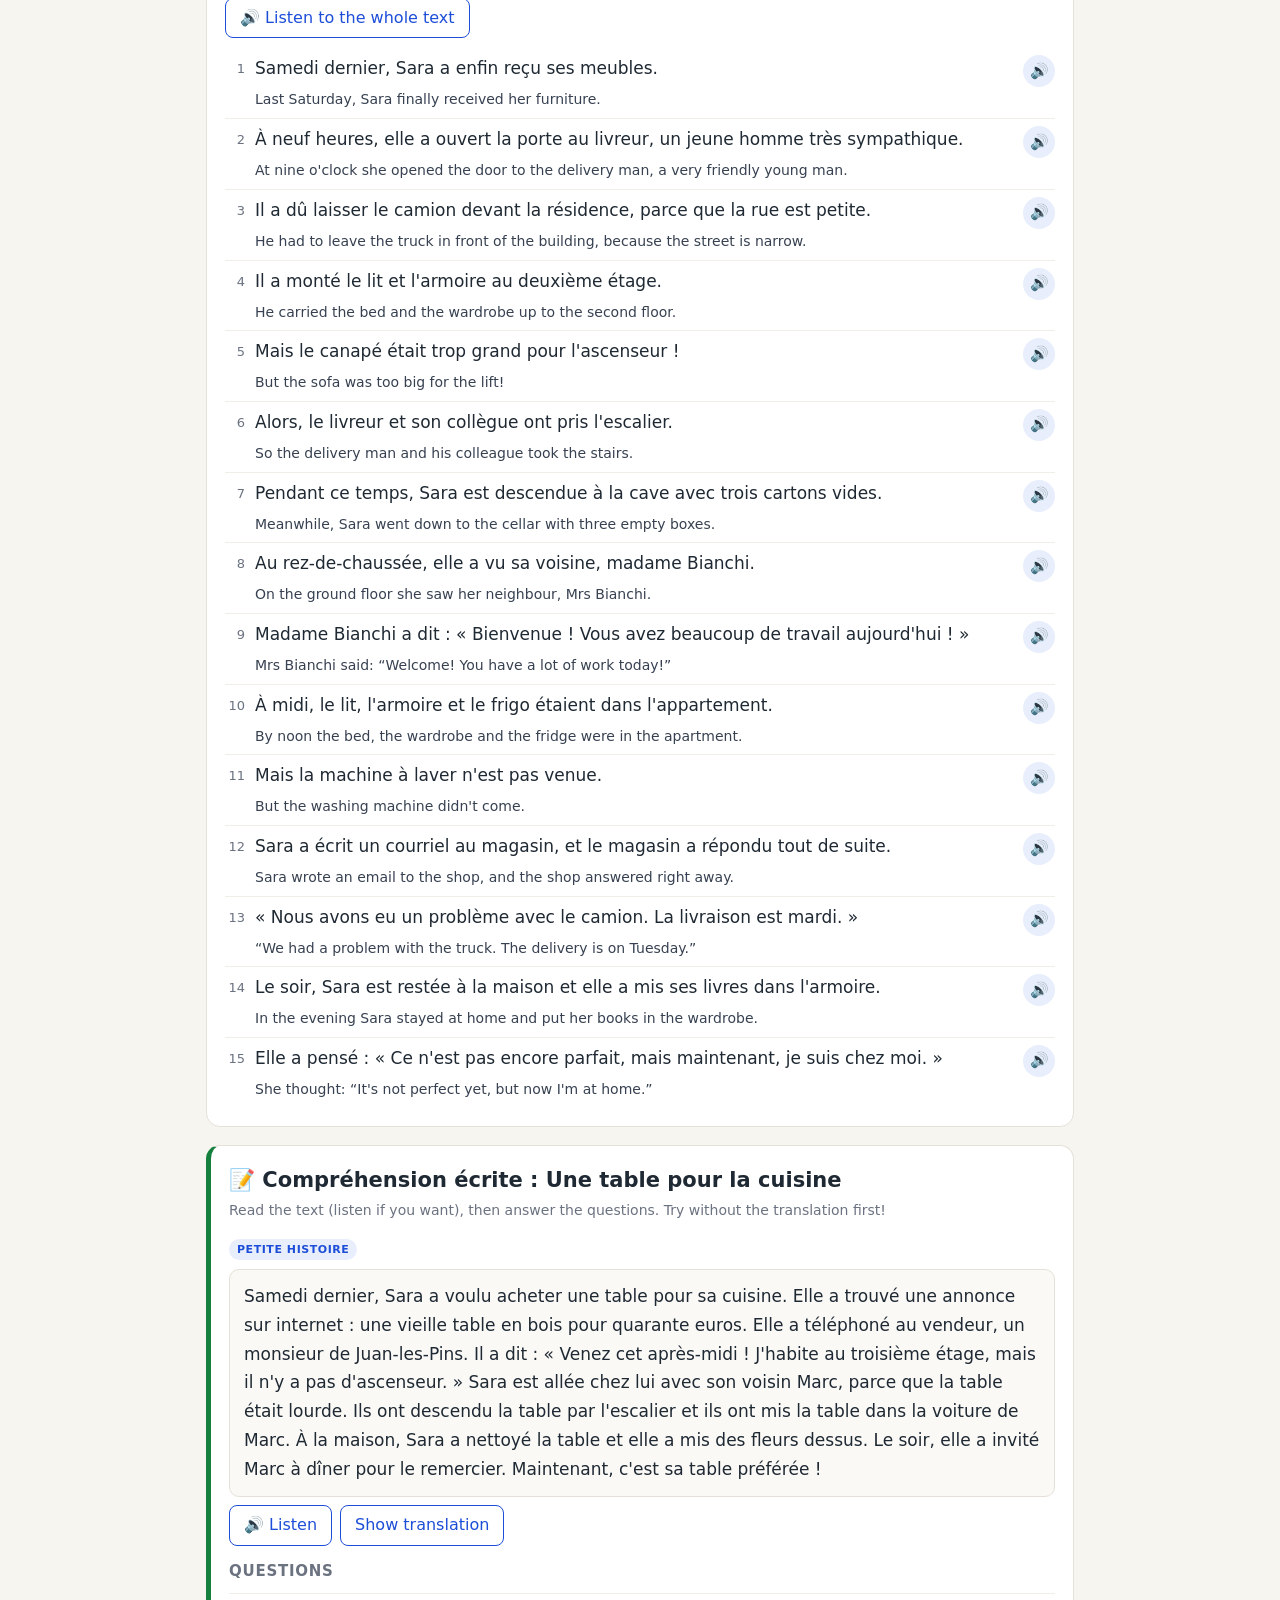
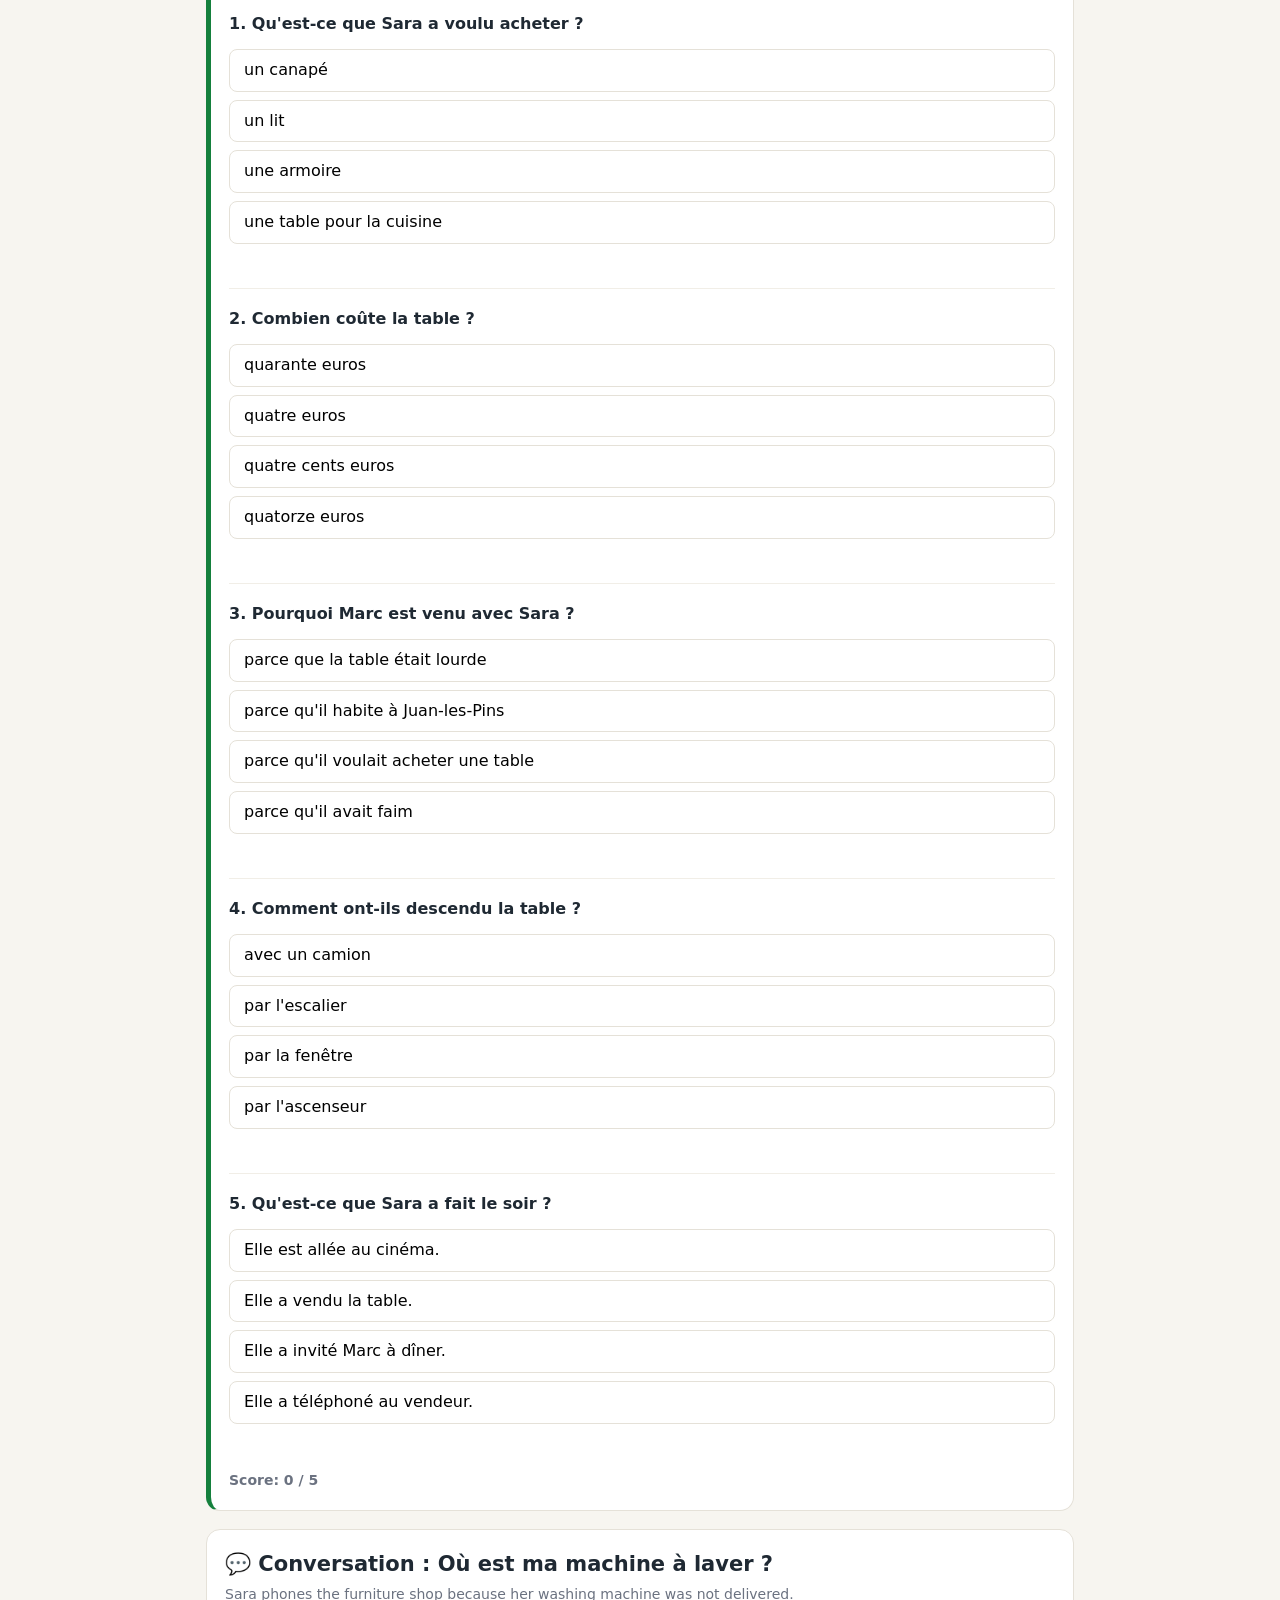
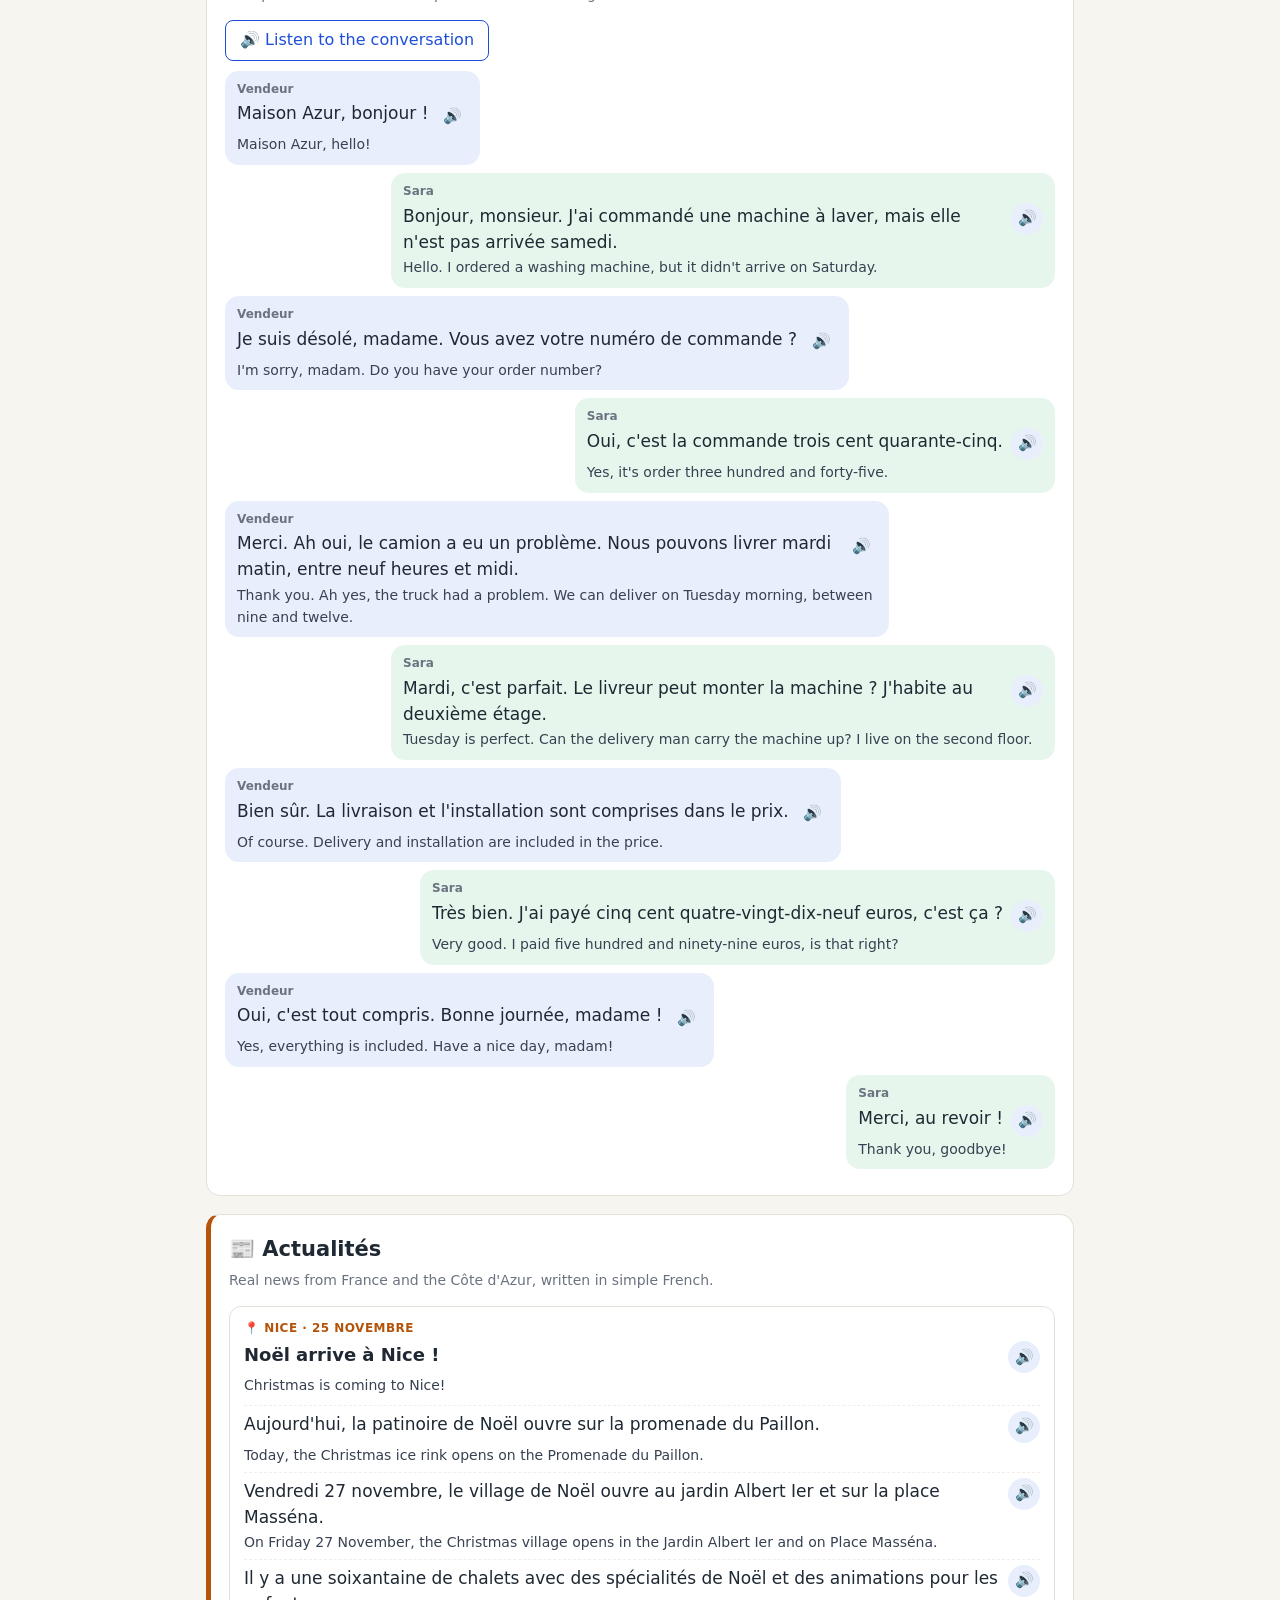
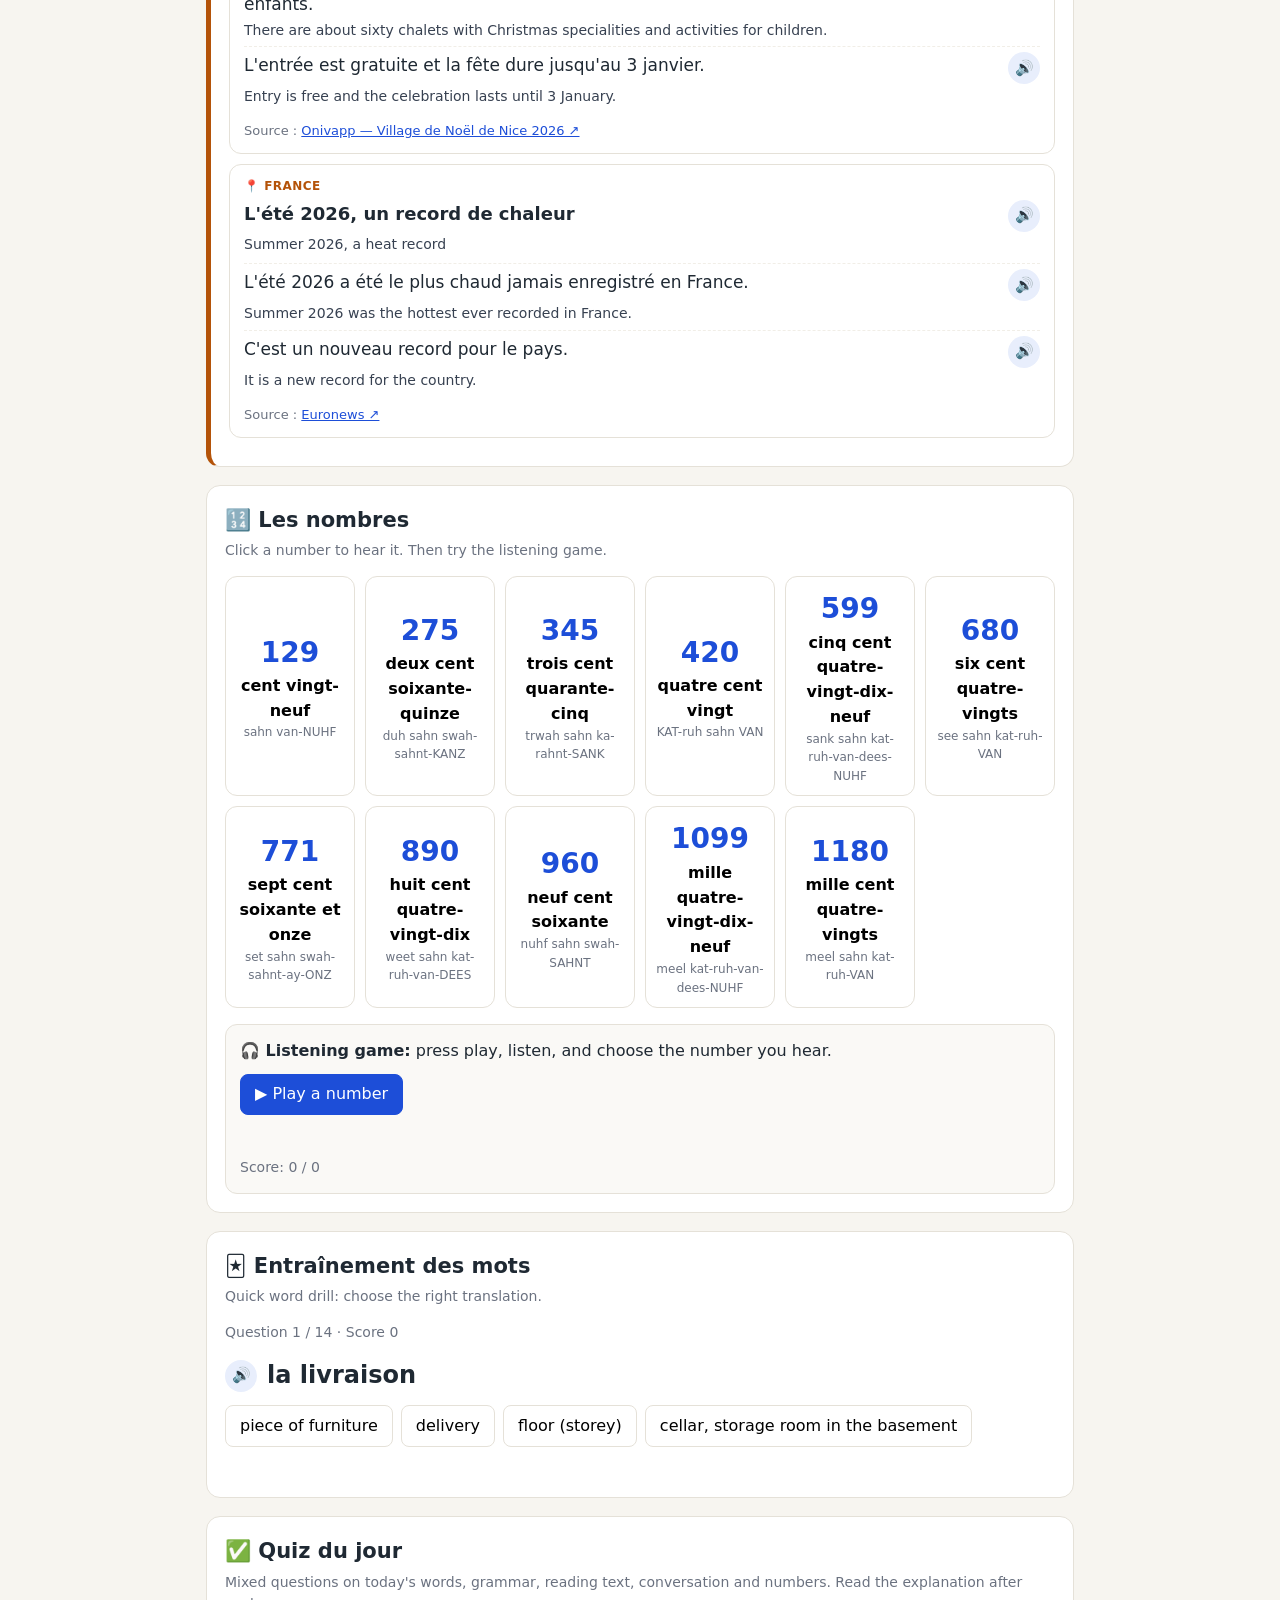
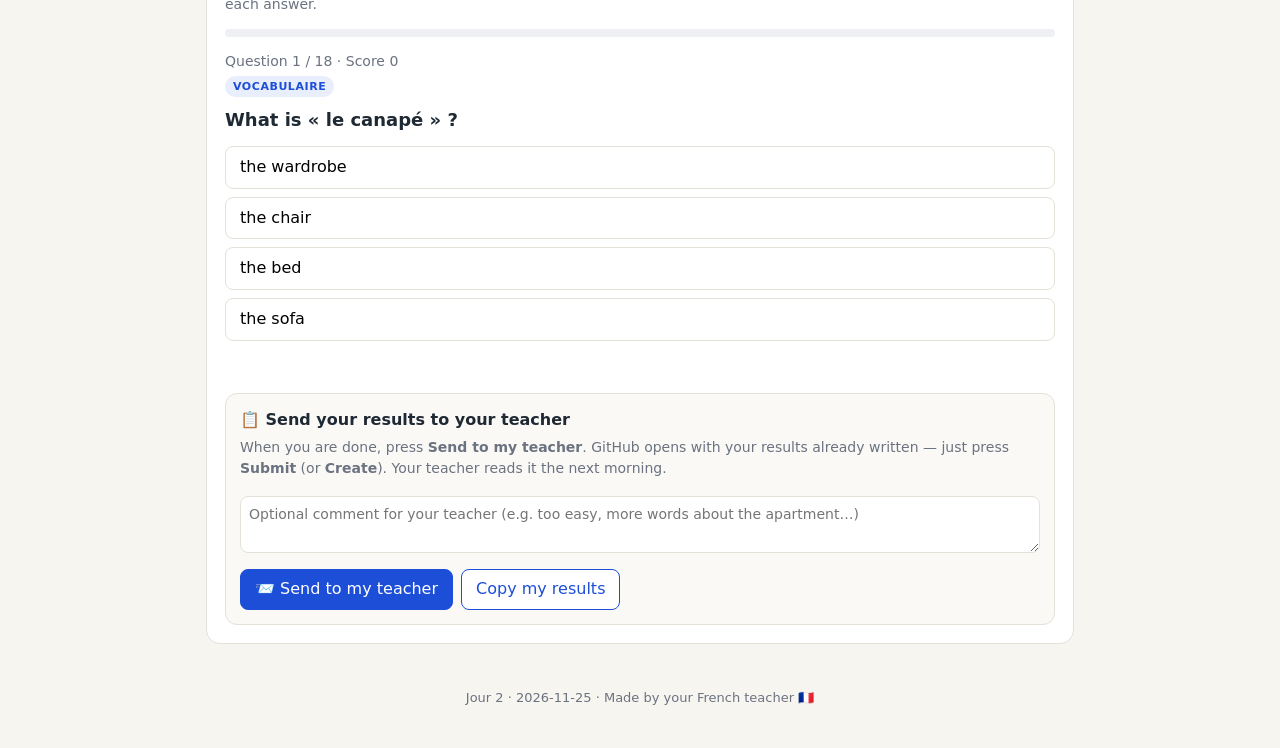
<file: days/2026-11-25.html>
<!DOCTYPE html>
<html lang="fr">
<head>
<meta charset="utf-8">
<meta name="viewport" content="width=device-width, initial-scale=1">
<title>Leçon de français</title>
<link rel="stylesheet" href="../assets/lesson.css">
</head>
<body>
<script>
/* ==========================================================================
   LESSON DATA — the teacher replaces ONLY the object between the markers.
   All texts for the learner (tr, intro, rules, notes, quiz questions, explanations)
   are written in ONE help language, given in `lang`.
   Schema:
   {
     day: Number, date: "YYYY-MM-DD", week: Number,
     lang: "en" | "sv" | "fa",                        // today's help language (chosen at random)
     theme: { fr: String, tr: String },
     words: [ { fr, tr, example, example_tr, review?: true } ],        // 10–14 items
     grammar: {
       title: String,                                 // in French, e.g. "Le passé composé : avoir ou être ?"
       intro: String,                                 // 1–2 sentences: what it is, when to use it
       rules: [String],                               // 2–5 short rules, each with a French mini-example
       table?: { caption?: String, headers: [String], rows: [[String]] },  // conjugation/forms (French)
       examples: [ { fr, tr, note? } ],               // 3–5 example sentences; note = why (short)
       watch_out?: { wrong, right, why }              // one typical mistake (French wrong/right)
     },
     reading: { title: String, lines: [ { fr, tr } ] },                 // 10–15 lines
     conversation: { title: String, situation: String,
                     lines: [ { speaker, fr, tr } ] },                  // 6–10 lines
     numbers: [ { n: Number, fr: String, hint: String } ],              // 8–12 items
     quiz: [ {                                                          // 10–20 questions
       type: "vocab" | "grammar" | "reading" | "conversation" | "numbers",
       q: String,              // the question (help language)
       fr?: String,            // optional French sentence shown with a 🔊 button
       listen?: true,          // if true, fr is NOT shown — only played (listening question)
       options: [String],      // 3–4 options
       answer: Number,         // index of the correct option in `options` (0-based)
       explain: String         // short explanation (help language)
     } ]
   }
   ========================================================================== */
const LESSON = /*LESSON_DATA_START*/{
  "day": 2,
  "date": "2026-11-25",
  "week": 1,
  "lang": "en",
  "theme": {
    "fr": "Meubler l'appartement",
    "tr": "Furnishing the apartment"
  },
  "words": [
    {
      "fr": "le meuble",
      "tr": "piece of furniture",
      "example": "Mes meubles sont arrivés samedi.",
      "example_tr": "My furniture arrived on Saturday."
    },
    {
      "fr": "le canapé",
      "tr": "sofa",
      "example": "Le canapé est trop grand pour l'ascenseur.",
      "example_tr": "The sofa is too big for the lift."
    },
    {
      "fr": "le lit",
      "tr": "bed",
      "example": "J'ai mis le lit dans la petite chambre.",
      "example_tr": "I put the bed in the small bedroom."
    },
    {
      "fr": "l'armoire (f)",
      "tr": "wardrobe",
      "example": "L'armoire est lourde : il faut deux personnes.",
      "example_tr": "The wardrobe is heavy: you need two people."
    },
    {
      "fr": "la machine à laver",
      "tr": "washing machine",
      "example": "La machine à laver n'est pas encore installée.",
      "example_tr": "The washing machine isn't installed yet."
    },
    {
      "fr": "le frigo",
      "tr": "fridge (informal for le réfrigérateur)",
      "example": "Le frigo est vide : je dois faire les courses.",
      "example_tr": "The fridge is empty: I have to go shopping."
    },
    {
      "fr": "la livraison",
      "tr": "delivery",
      "example": "La livraison est gratuite à partir de 500 euros.",
      "example_tr": "Delivery is free from 500 euros."
    },
    {
      "fr": "le livreur / la livreuse",
      "tr": "delivery person",
      "example": "Le livreur a sonné à neuf heures.",
      "example_tr": "The delivery man rang at nine o'clock."
    },
    {
      "fr": "la cave",
      "tr": "cellar, storage room in the basement",
      "example": "J'ai descendu les cartons vides à la cave.",
      "example_tr": "I took the empty boxes down to the cellar."
    },
    {
      "fr": "le rez-de-chaussée",
      "tr": "ground floor",
      "example": "La boîte aux lettres est au rez-de-chaussée.",
      "example_tr": "The mailbox is on the ground floor."
    },
    {
      "fr": "le carton",
      "tr": "cardboard box",
      "example": "Il reste encore trois cartons dans l'entrée.",
      "example_tr": "There are still three boxes in the hall.",
      "review": true
    },
    {
      "fr": "la clé",
      "tr": "key",
      "example": "J'ai donné une clé au livreur pour la cave.",
      "example_tr": "I gave the delivery man a key to the cellar.",
      "review": true
    },
    {
      "fr": "l'étage (m)",
      "tr": "floor (storey)",
      "example": "Vous habitez à quel étage ?",
      "example_tr": "Which floor do you live on?",
      "review": true
    },
    {
      "fr": "l'ascenseur (m)",
      "tr": "lift / elevator",
      "example": "Nous avons pris l'ascenseur avec le frigo.",
      "example_tr": "We took the lift with the fridge.",
      "review": true
    }
  ],
  "grammar": {
    "title": "Le passé composé : les participes irréguliers",
    "intro": "Many common verbs have an irregular past participle. You have to learn them by heart — but they are the verbs you use every day, so it pays off fast.",
    "rules": [
      "Verbs in -er are regular: -é (acheter → j'ai acheté). Many other verbs are irregular: faire → j'ai fait, prendre → j'ai pris.",
      "Several irregular participles end in -u: voir → vu, recevoir → reçu, devoir → dû, pouvoir → pu, venir → venu (je suis venu).",
      "Some end in -t or -s: dire → dit, écrire → écrit, ouvrir → ouvert, mettre → mis, prendre → pris.",
      "Monter, descendre and rester take « être » : elle est montée, nous sommes restés.",
      "But monter and descendre take « avoir » when they have a direct object (you carry something): il a monté le canapé ; j'ai descendu les cartons."
    ],
    "table": {
      "caption": "Common irregular past participles",
      "headers": [
        "infinitive",
        "participle",
        "example"
      ],
      "rows": [
        [
          "avoir",
          "eu",
          "j'ai eu un problème"
        ],
        [
          "être",
          "été",
          "il a été très gentil"
        ],
        [
          "faire",
          "fait",
          "nous avons fait les courses"
        ],
        [
          "prendre",
          "pris",
          "elle a pris l'escalier"
        ],
        [
          "mettre",
          "mis",
          "j'ai mis le lit ici"
        ],
        [
          "voir",
          "vu",
          "tu as vu la voisine ?"
        ],
        [
          "recevoir",
          "reçu",
          "j'ai reçu mes meubles"
        ],
        [
          "devoir",
          "dû",
          "il a dû attendre"
        ],
        [
          "ouvrir",
          "ouvert",
          "elle a ouvert la porte"
        ],
        [
          "écrire",
          "écrit",
          "j'ai écrit au magasin"
        ],
        [
          "venir (être)",
          "venu",
          "le livreur est venu"
        ]
      ]
    },
    "examples": [
      {
        "fr": "Sara a reçu ses meubles samedi.",
        "tr": "Sara received her furniture on Saturday.",
        "note": "recevoir → reçu (with ç)"
      },
      {
        "fr": "Le livreur a dû laisser le camion dans la rue.",
        "tr": "The delivery man had to leave the truck in the street.",
        "note": "devoir → dû (with a circumflex)"
      },
      {
        "fr": "Elle est descendue à la cave.",
        "tr": "She went down to the cellar.",
        "note": "descendre without object → être, feminine → -e"
      },
      {
        "fr": "Ils ont monté l'armoire au deuxième étage.",
        "tr": "They carried the wardrobe up to the second floor.",
        "note": "monter + object (l'armoire) → avoir"
      },
      {
        "fr": "Le soir, je suis resté à la maison.",
        "tr": "In the evening I stayed at home.",
        "note": "rester → être"
      }
    ],
    "watch_out": {
      "wrong": "J'ai prendu l'ascenseur.",
      "right": "J'ai pris l'ascenseur.",
      "why": "« Prendre » is irregular: the participle is « pris », never « prendu ». Same for apprendre → appris, comprendre → compris."
    }
  },
  "reading": {
    "title": "Les meubles arrivent !",
    "lines": [
      {
        "fr": "Samedi dernier, Sara a enfin reçu ses meubles.",
        "tr": "Last Saturday, Sara finally received her furniture."
      },
      {
        "fr": "À neuf heures, elle a ouvert la porte au livreur, un jeune homme très sympathique.",
        "tr": "At nine o'clock she opened the door to the delivery man, a very friendly young man."
      },
      {
        "fr": "Il a dû laisser le camion devant la résidence, parce que la rue est petite.",
        "tr": "He had to leave the truck in front of the building, because the street is narrow."
      },
      {
        "fr": "Il a monté le lit et l'armoire au deuxième étage.",
        "tr": "He carried the bed and the wardrobe up to the second floor."
      },
      {
        "fr": "Mais le canapé était trop grand pour l'ascenseur !",
        "tr": "But the sofa was too big for the lift!"
      },
      {
        "fr": "Alors, le livreur et son collègue ont pris l'escalier.",
        "tr": "So the delivery man and his colleague took the stairs."
      },
      {
        "fr": "Pendant ce temps, Sara est descendue à la cave avec trois cartons vides.",
        "tr": "Meanwhile, Sara went down to the cellar with three empty boxes."
      },
      {
        "fr": "Au rez-de-chaussée, elle a vu sa voisine, madame Bianchi.",
        "tr": "On the ground floor she saw her neighbour, Mrs Bianchi."
      },
      {
        "fr": "Madame Bianchi a dit : « Bienvenue ! Vous avez beaucoup de travail aujourd'hui ! »",
        "tr": "Mrs Bianchi said: “Welcome! You have a lot of work today!”"
      },
      {
        "fr": "À midi, le lit, l'armoire et le frigo étaient dans l'appartement.",
        "tr": "By noon the bed, the wardrobe and the fridge were in the apartment."
      },
      {
        "fr": "Mais la machine à laver n'est pas venue.",
        "tr": "But the washing machine didn't come."
      },
      {
        "fr": "Sara a écrit un courriel au magasin, et le magasin a répondu tout de suite.",
        "tr": "Sara wrote an email to the shop, and the shop answered right away."
      },
      {
        "fr": "« Nous avons eu un problème avec le camion. La livraison est mardi. »",
        "tr": "“We had a problem with the truck. The delivery is on Tuesday.”"
      },
      {
        "fr": "Le soir, Sara est restée à la maison et elle a mis ses livres dans l'armoire.",
        "tr": "In the evening Sara stayed at home and put her books in the wardrobe."
      },
      {
        "fr": "Elle a pensé : « Ce n'est pas encore parfait, mais maintenant, je suis chez moi. »",
        "tr": "She thought: “It's not perfect yet, but now I'm at home.”"
      }
    ]
  },
  "conversation": {
    "title": "Où est ma machine à laver ?",
    "situation": "Sara phones the furniture shop because her washing machine was not delivered.",
    "lines": [
      {
        "speaker": "Vendeur",
        "fr": "Maison Azur, bonjour !",
        "tr": "Maison Azur, hello!"
      },
      {
        "speaker": "Sara",
        "fr": "Bonjour, monsieur. J'ai commandé une machine à laver, mais elle n'est pas arrivée samedi.",
        "tr": "Hello. I ordered a washing machine, but it didn't arrive on Saturday."
      },
      {
        "speaker": "Vendeur",
        "fr": "Je suis désolé, madame. Vous avez votre numéro de commande ?",
        "tr": "I'm sorry, madam. Do you have your order number?"
      },
      {
        "speaker": "Sara",
        "fr": "Oui, c'est la commande trois cent quarante-cinq.",
        "tr": "Yes, it's order three hundred and forty-five."
      },
      {
        "speaker": "Vendeur",
        "fr": "Merci. Ah oui, le camion a eu un problème. Nous pouvons livrer mardi matin, entre neuf heures et midi.",
        "tr": "Thank you. Ah yes, the truck had a problem. We can deliver on Tuesday morning, between nine and twelve."
      },
      {
        "speaker": "Sara",
        "fr": "Mardi, c'est parfait. Le livreur peut monter la machine ? J'habite au deuxième étage.",
        "tr": "Tuesday is perfect. Can the delivery man carry the machine up? I live on the second floor."
      },
      {
        "speaker": "Vendeur",
        "fr": "Bien sûr. La livraison et l'installation sont comprises dans le prix.",
        "tr": "Of course. Delivery and installation are included in the price."
      },
      {
        "speaker": "Sara",
        "fr": "Très bien. J'ai payé cinq cent quatre-vingt-dix-neuf euros, c'est ça ?",
        "tr": "Very good. I paid five hundred and ninety-nine euros, is that right?"
      },
      {
        "speaker": "Vendeur",
        "fr": "Oui, c'est tout compris. Bonne journée, madame !",
        "tr": "Yes, everything is included. Have a nice day, madam!"
      },
      {
        "speaker": "Sara",
        "fr": "Merci, au revoir !",
        "tr": "Thank you, goodbye!"
      }
    ]
  },
  "numbers": [
    {
      "n": 129,
      "fr": "cent vingt-neuf",
      "hint": "sahn van-NUHF"
    },
    {
      "n": 275,
      "fr": "deux cent soixante-quinze",
      "hint": "duh sahn swah-sahnt-KANZ"
    },
    {
      "n": 345,
      "fr": "trois cent quarante-cinq",
      "hint": "trwah sahn ka-rahnt-SANK"
    },
    {
      "n": 420,
      "fr": "quatre cent vingt",
      "hint": "KAT-ruh sahn VAN"
    },
    {
      "n": 599,
      "fr": "cinq cent quatre-vingt-dix-neuf",
      "hint": "sank sahn kat-ruh-van-dees-NUHF"
    },
    {
      "n": 680,
      "fr": "six cent quatre-vingts",
      "hint": "see sahn kat-ruh-VAN"
    },
    {
      "n": 771,
      "fr": "sept cent soixante et onze",
      "hint": "set sahn swah-sahnt-ay-ONZ"
    },
    {
      "n": 890,
      "fr": "huit cent quatre-vingt-dix",
      "hint": "weet sahn kat-ruh-van-DEES"
    },
    {
      "n": 960,
      "fr": "neuf cent soixante",
      "hint": "nuhf sahn swah-SAHNT"
    },
    {
      "n": 1099,
      "fr": "mille quatre-vingt-dix-neuf",
      "hint": "meel kat-ruh-van-dees-NUHF"
    },
    {
      "n": 1180,
      "fr": "mille cent quatre-vingts",
      "hint": "meel sahn kat-ruh-VAN"
    }
  ],
  "quiz": [
    {
      "type": "vocab",
      "q": "What is « le canapé » ?",
      "options": [
        "the bed",
        "the sofa",
        "the wardrobe",
        "the chair"
      ],
      "answer": 1,
      "explain": "« Le canapé » = sofa. Bed = « le lit », wardrobe = « l'armoire »."
    },
    {
      "type": "vocab",
      "q": "Where do you put your clothes?",
      "fr": "Je mets mes vêtements dans ___.",
      "options": [
        "le frigo",
        "la cave",
        "l'armoire",
        "la boîte aux lettres"
      ],
      "answer": 2,
      "explain": "« L'armoire » (f) is the wardrobe, for clothes. « La cave » is the storage room in the basement."
    },
    {
      "type": "vocab",
      "q": "« Le rez-de-chaussée » is…",
      "options": [
        "the first floor up",
        "the ground floor",
        "the basement",
        "the roof"
      ],
      "answer": 1,
      "explain": "« Le rez-de-chaussée » = ground floor. « Le premier étage » is one floor up."
    },
    {
      "type": "vocab",
      "q": "Review word: what does « l'ascenseur » mean?",
      "options": [
        "the stairs",
        "the lift",
        "the floor",
        "the entrance"
      ],
      "answer": 1,
      "explain": "« L'ascenseur » = lift/elevator. Stairs = « l'escalier », floor = « l'étage »."
    },
    {
      "type": "vocab",
      "q": "Complete the sentence:",
      "fr": "La ___ est gratuite à partir de cinq cents euros.",
      "options": [
        "livraison",
        "livreur",
        "clé",
        "cave"
      ],
      "answer": 0,
      "explain": "« La livraison » = the delivery (a thing). « Le livreur » is the person who delivers."
    },
    {
      "type": "grammar",
      "q": "Choose the correct past participle:",
      "fr": "Samedi, Sara a ___ ses meubles.",
      "options": [
        "recevu",
        "reçu",
        "recevé",
        "reçue"
      ],
      "answer": 1,
      "explain": "« Recevoir » → « reçu » (with ç). With « avoir » there is no agreement with the subject: Sara a reçu."
    },
    {
      "type": "grammar",
      "q": "Choose the correct form:",
      "fr": "Nous ___ l'escalier parce que l'ascenseur est en panne.",
      "options": [
        "avons prendu",
        "sommes pris",
        "avons pris",
        "avons prené"
      ],
      "answer": 2,
      "explain": "« Prendre » → « pris », and it takes « avoir »: nous avons pris."
    },
    {
      "type": "grammar",
      "q": "Choose the correct form:",
      "fr": "Le livreur ___ laisser le camion dans la rue.",
      "options": [
        "a dû",
        "a devu",
        "est dû",
        "a devé"
      ],
      "answer": 0,
      "explain": "« Devoir » → « dû » (with a circumflex accent) + infinitive: il a dû laisser."
    },
    {
      "type": "grammar",
      "q": "Avoir or être? (no object)",
      "fr": "Sara ___ descendue à la cave.",
      "options": [
        "a",
        "est",
        "as",
        "es"
      ],
      "answer": 1,
      "explain": "« Descendre » without a direct object takes « être », and the participle agrees: Sara est descendue."
    },
    {
      "type": "grammar",
      "q": "Avoir or être? (with an object)",
      "fr": "Les livreurs ___ monté l'armoire au deuxième étage.",
      "options": [
        "sont",
        "ont",
        "est",
        "a"
      ],
      "answer": 1,
      "explain": "Here « monter » has a direct object (l'armoire): they carried something up → « avoir »: ils ont monté l'armoire."
    },
    {
      "type": "grammar",
      "q": "Choose the correct past participle:",
      "fr": "J'ai ___ un courriel au magasin.",
      "options": [
        "écris",
        "écrivé",
        "écrit",
        "écrite"
      ],
      "answer": 2,
      "explain": "« Écrire » → « écrit »: j'ai écrit. « Écris » is the present tense (j'écris)."
    },
    {
      "type": "reading",
      "q": "Why did the delivery men take the stairs?",
      "options": [
        "The lift was broken",
        "The sofa was too big for the lift",
        "Sara lives on the ground floor",
        "The lift was too slow"
      ],
      "answer": 1,
      "explain": "Line 5: « le canapé était trop grand pour l'ascenseur »."
    },
    {
      "type": "reading",
      "q": "What did NOT arrive on Saturday?",
      "options": [
        "the bed",
        "the fridge",
        "the washing machine",
        "the wardrobe"
      ],
      "answer": 2,
      "explain": "Line 11: « la machine à laver n'est pas venue »."
    },
    {
      "type": "conversation",
      "q": "When will the washing machine be delivered?",
      "options": [
        "Saturday morning",
        "Tuesday morning",
        "Tuesday afternoon",
        "Today at noon"
      ],
      "answer": 1,
      "explain": "« mardi matin, entre neuf heures et midi » = Tuesday morning, between 9 and 12."
    },
    {
      "type": "conversation",
      "q": "What is included in the price?",
      "options": [
        "only the delivery",
        "delivery and installation",
        "installation and a fridge",
        "nothing"
      ],
      "answer": 1,
      "explain": "« La livraison et l'installation sont comprises dans le prix. »"
    },
    {
      "type": "numbers",
      "q": "Listen and choose the number you hear.",
      "fr": "cinq cent quatre-vingt-dix-neuf",
      "listen": true,
      "options": [
        "579",
        "599",
        "519",
        "5 099"
      ],
      "answer": 1,
      "explain": "cinq cents (500) + quatre-vingt-dix-neuf (4 × 20 + 19 = 99) = 599."
    },
    {
      "type": "numbers",
      "q": "How do you say 771 in French?",
      "options": [
        "sept cent soixante-et-un",
        "sept cent soixante et onze",
        "sept cent septante et un",
        "sept cents soixante et onze"
      ],
      "answer": 1,
      "explain": "71 = soixante et onze (60 + 11). And « cent » has no -s when another number follows: sept cent soixante et onze."
    },
    {
      "type": "numbers",
      "q": "Listen and choose the number you hear.",
      "fr": "mille cent quatre-vingts",
      "listen": true,
      "options": [
        "1 180",
        "1 120",
        "1 100",
        "1 480"
      ],
      "answer": 0,
      "explain": "mille (1000) + cent (100) + quatre-vingts (80) = 1 180."
    }
  ],
  "comprehension": {
    "title": "Une table pour la cuisine",
    "kind": "Petite histoire",
    "text": [
      "Samedi dernier, Sara a voulu acheter une table pour sa cuisine.",
      "Elle a trouvé une annonce sur internet : une vieille table en bois pour quarante euros.",
      "Elle a téléphoné au vendeur, un monsieur de Juan-les-Pins.",
      "Il a dit : « Venez cet après-midi ! J'habite au troisième étage, mais il n'y a pas d'ascenseur. »",
      "Sara est allée chez lui avec son voisin Marc, parce que la table était lourde.",
      "Ils ont descendu la table par l'escalier et ils ont mis la table dans la voiture de Marc.",
      "À la maison, Sara a nettoyé la table et elle a mis des fleurs dessus.",
      "Le soir, elle a invité Marc à dîner pour le remercier.",
      "Maintenant, c'est sa table préférée !"
    ],
    "text_tr": "Last Saturday, Sara wanted to buy a table for her kitchen. She found an ad on the internet: an old wooden table for forty euros. She phoned the seller, a man from Juan-les-Pins. He said: \"Come this afternoon! I live on the third floor, but there is no lift.\" Sara went to his place with her neighbour Marc, because the table was heavy. They carried the table down the stairs and put it in Marc's car. At home, Sara cleaned the table and put flowers on it. In the evening, she invited Marc to dinner to thank him. Now it's her favourite table!",
    "questions": [
      {
        "q": "Qu'est-ce que Sara a voulu acheter ?",
        "options": [
          "un canapé",
          "une table pour la cuisine",
          "une armoire",
          "un lit"
        ],
        "answer": 1,
        "explain": "Sentence 1: « acheter une table pour sa cuisine »."
      },
      {
        "q": "Combien coûte la table ?",
        "options": [
          "quatorze euros",
          "quatre cents euros",
          "quarante euros",
          "quatre euros"
        ],
        "answer": 2,
        "explain": "Sentence 2: « pour quarante euros » = for 40 euros. Careful: quatorze = 14, quatre cents = 400."
      },
      {
        "q": "Pourquoi Marc est venu avec Sara ?",
        "options": [
          "parce que la table était lourde",
          "parce qu'il voulait acheter une table",
          "parce qu'il habite à Juan-les-Pins",
          "parce qu'il avait faim"
        ],
        "answer": 0,
        "explain": "Sentence 5: « parce que la table était lourde » = because the table was heavy."
      },
      {
        "q": "Comment ont-ils descendu la table ?",
        "options": [
          "par l'ascenseur",
          "par la fenêtre",
          "avec un camion",
          "par l'escalier"
        ],
        "answer": 3,
        "explain": "There is no lift (« il n'y a pas d'ascenseur »), so they used the stairs: « par l'escalier ». Note: descendre + object → avoir: « ils ont descendu la table »."
      },
      {
        "q": "Qu'est-ce que Sara a fait le soir ?",
        "options": [
          "Elle a vendu la table.",
          "Elle a invité Marc à dîner.",
          "Elle est allée au cinéma.",
          "Elle a téléphoné au vendeur."
        ],
        "answer": 1,
        "explain": "Sentence 8: « elle a invité Marc à dîner pour le remercier » = she invited Marc to dinner to thank him."
      }
    ]
  },
  "news": [
    {
      "title": "Noël arrive à Nice !",
      "title_tr": "Christmas is coming to Nice!",
      "place": "Nice",
      "date": "2026-11-25",
      "lines": [
        {
          "fr": "Aujourd'hui, la patinoire de Noël ouvre sur la promenade du Paillon.",
          "tr": "Today, the Christmas ice rink opens on the Promenade du Paillon."
        },
        {
          "fr": "Vendredi 27 novembre, le village de Noël ouvre au jardin Albert Ier et sur la place Masséna.",
          "tr": "On Friday 27 November, the Christmas village opens in the Jardin Albert Ier and on Place Masséna."
        },
        {
          "fr": "Il y a une soixantaine de chalets avec des spécialités de Noël et des animations pour les enfants.",
          "tr": "There are about sixty chalets with Christmas specialities and activities for children."
        },
        {
          "fr": "L'entrée est gratuite et la fête dure jusqu'au 3 janvier.",
          "tr": "Entry is free and the celebration lasts until 3 January."
        }
      ],
      "source": {
        "name": "Onivapp — Village de Noël de Nice 2026",
        "url": "https://onivapp.com/blog/village-de-noel-nice-2026"
      }
    },
    {
      "title": "L'été 2026, un record de chaleur",
      "title_tr": "Summer 2026, a heat record",
      "place": "France",
      "lines": [
        {
          "fr": "L'été 2026 a été le plus chaud jamais enregistré en France.",
          "tr": "Summer 2026 was the hottest ever recorded in France."
        },
        {
          "fr": "C'est un nouveau record pour le pays.",
          "tr": "It is a new record for the country."
        }
      ],
      "source": {
        "name": "Euronews",
        "url": "https://fr.euronews.com/location/europe/france?p=5"
      }
    }
  ]
}/*LESSON_DATA_END*/;
</script>
<script src="../assets/lesson.js"></script>
</body>
</html>
</file>
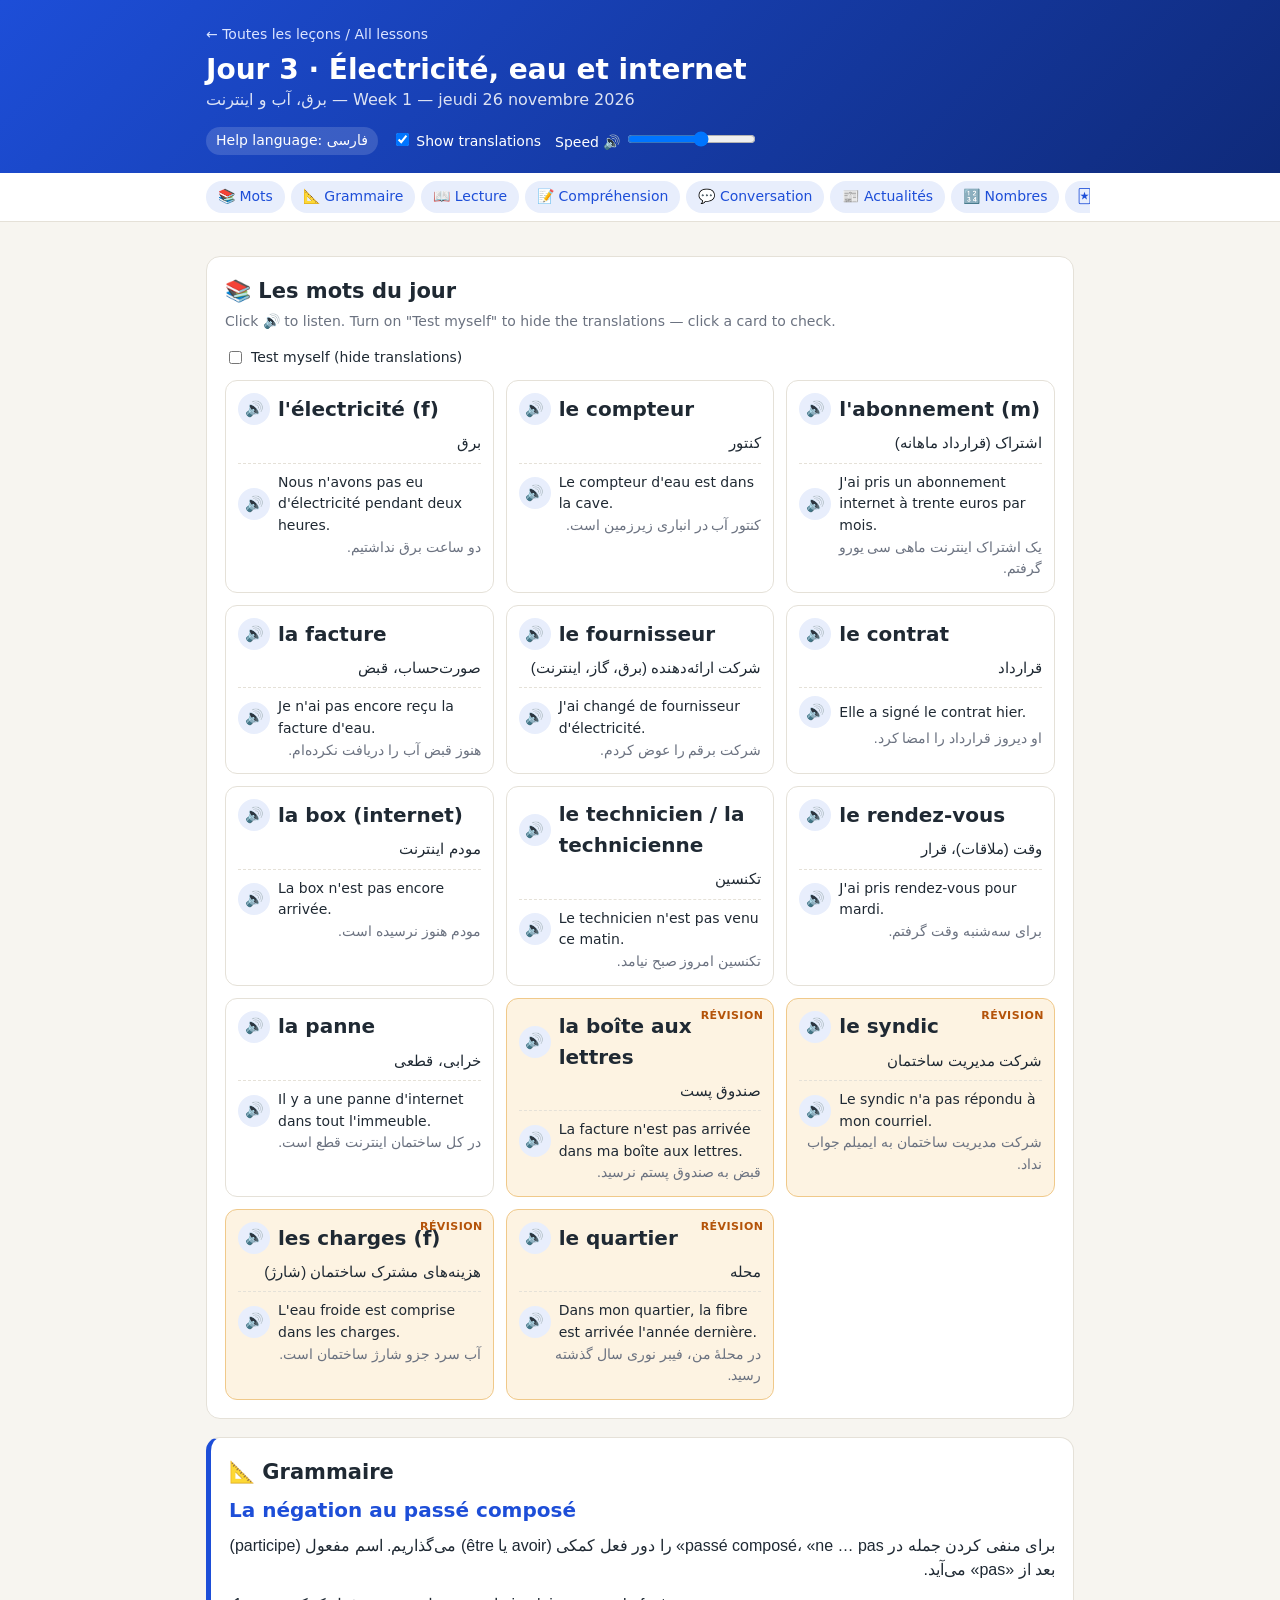
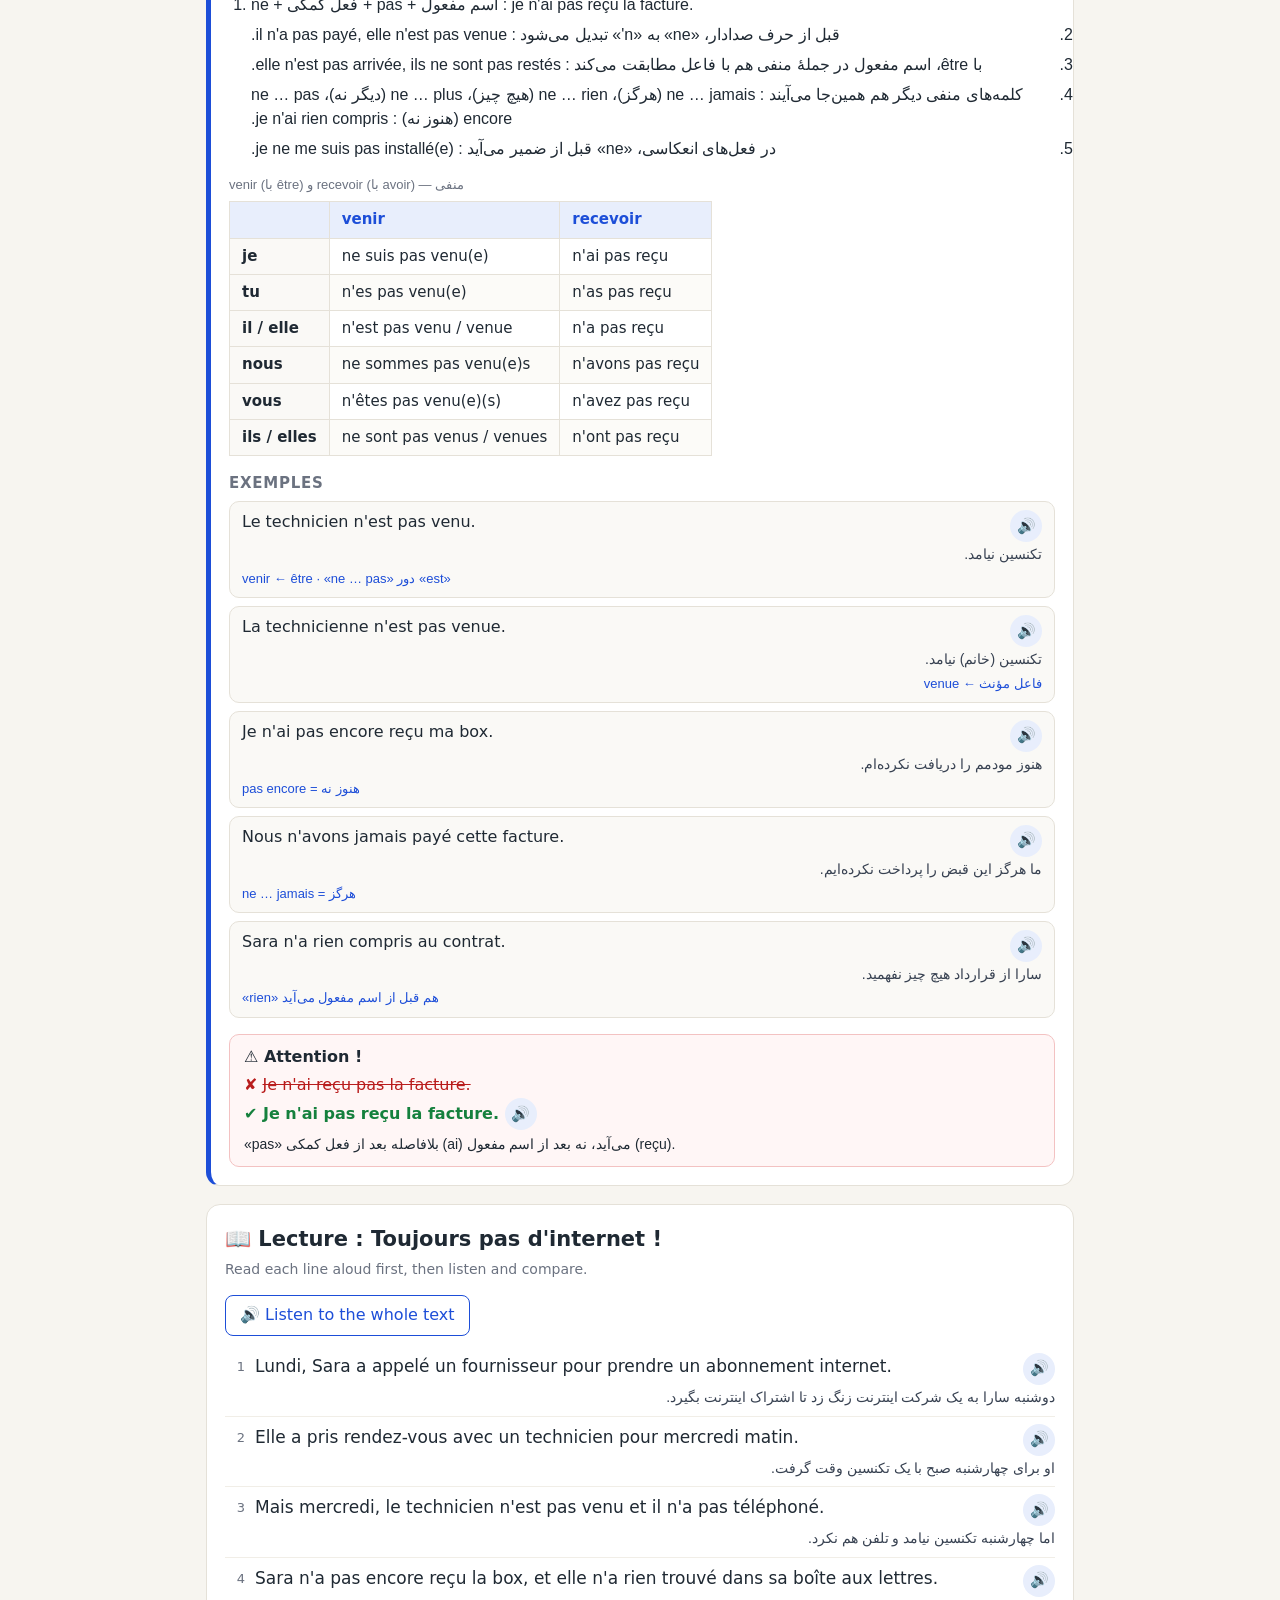
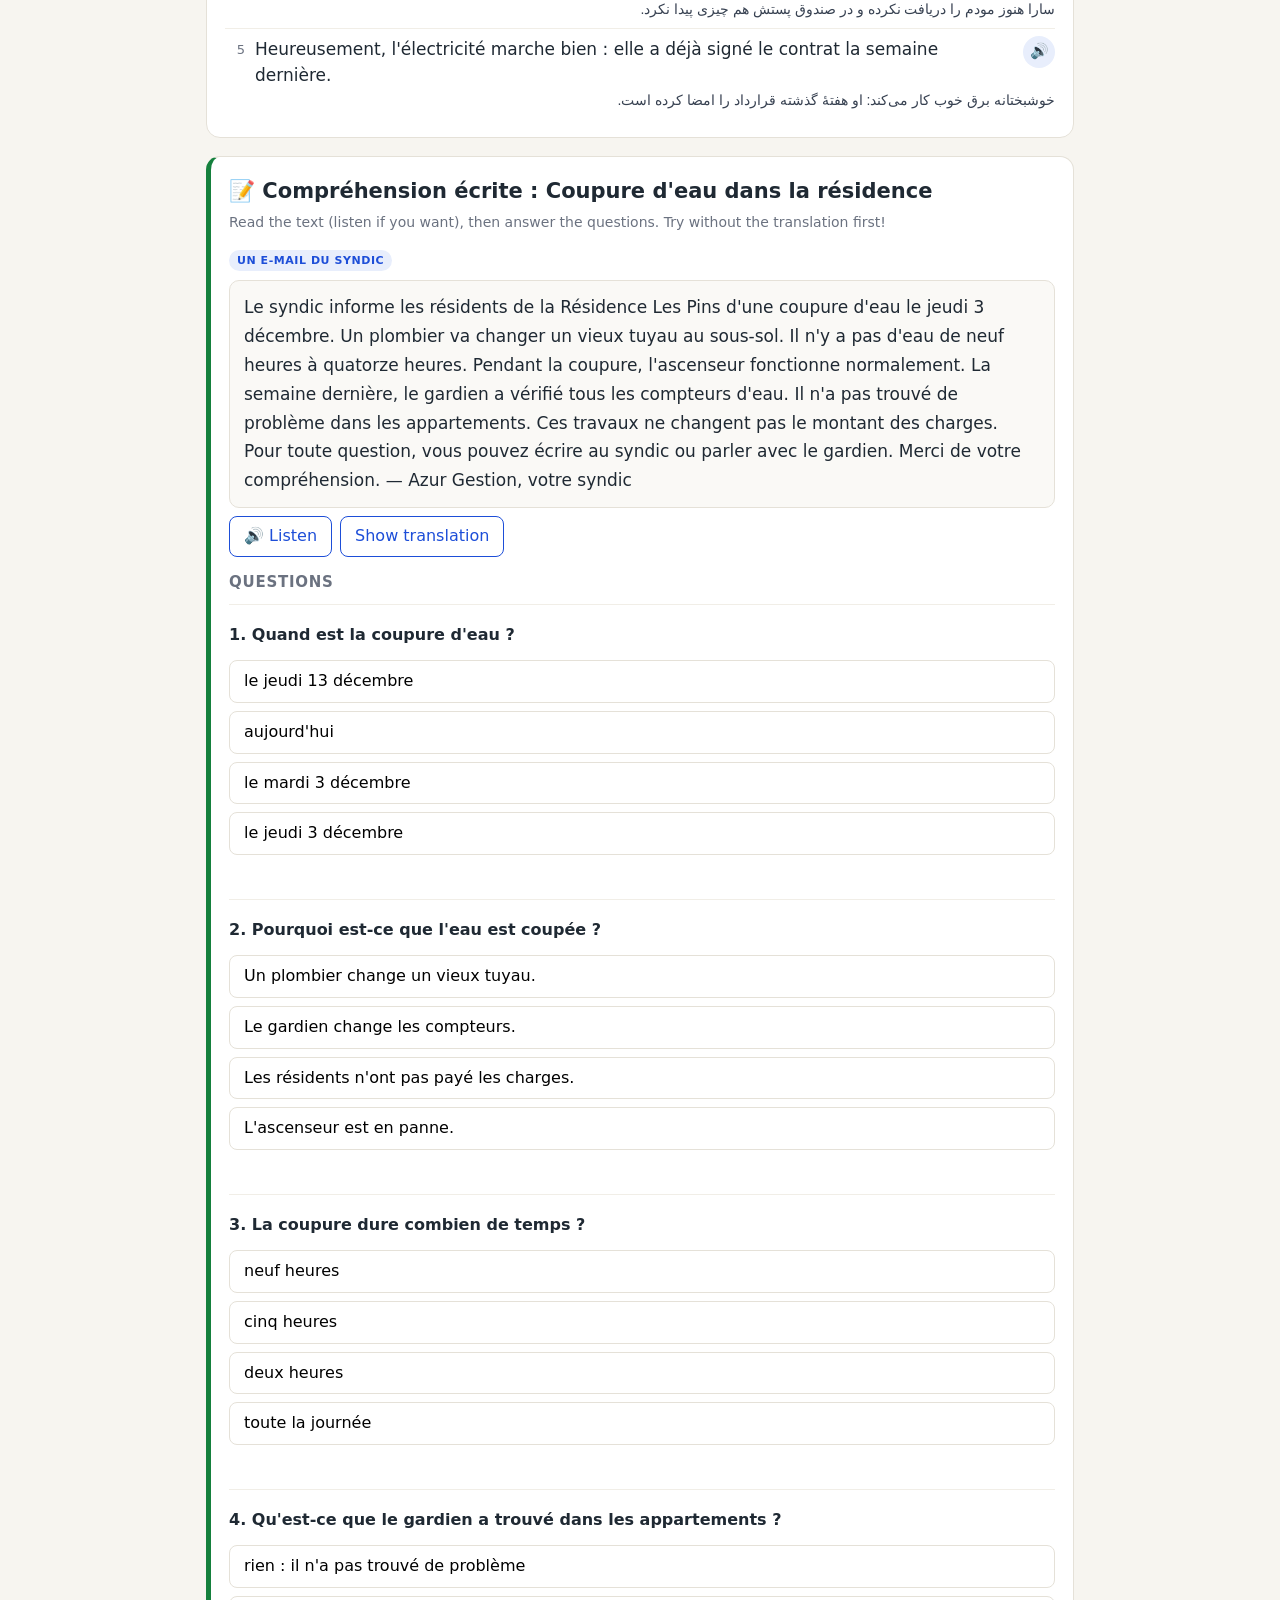
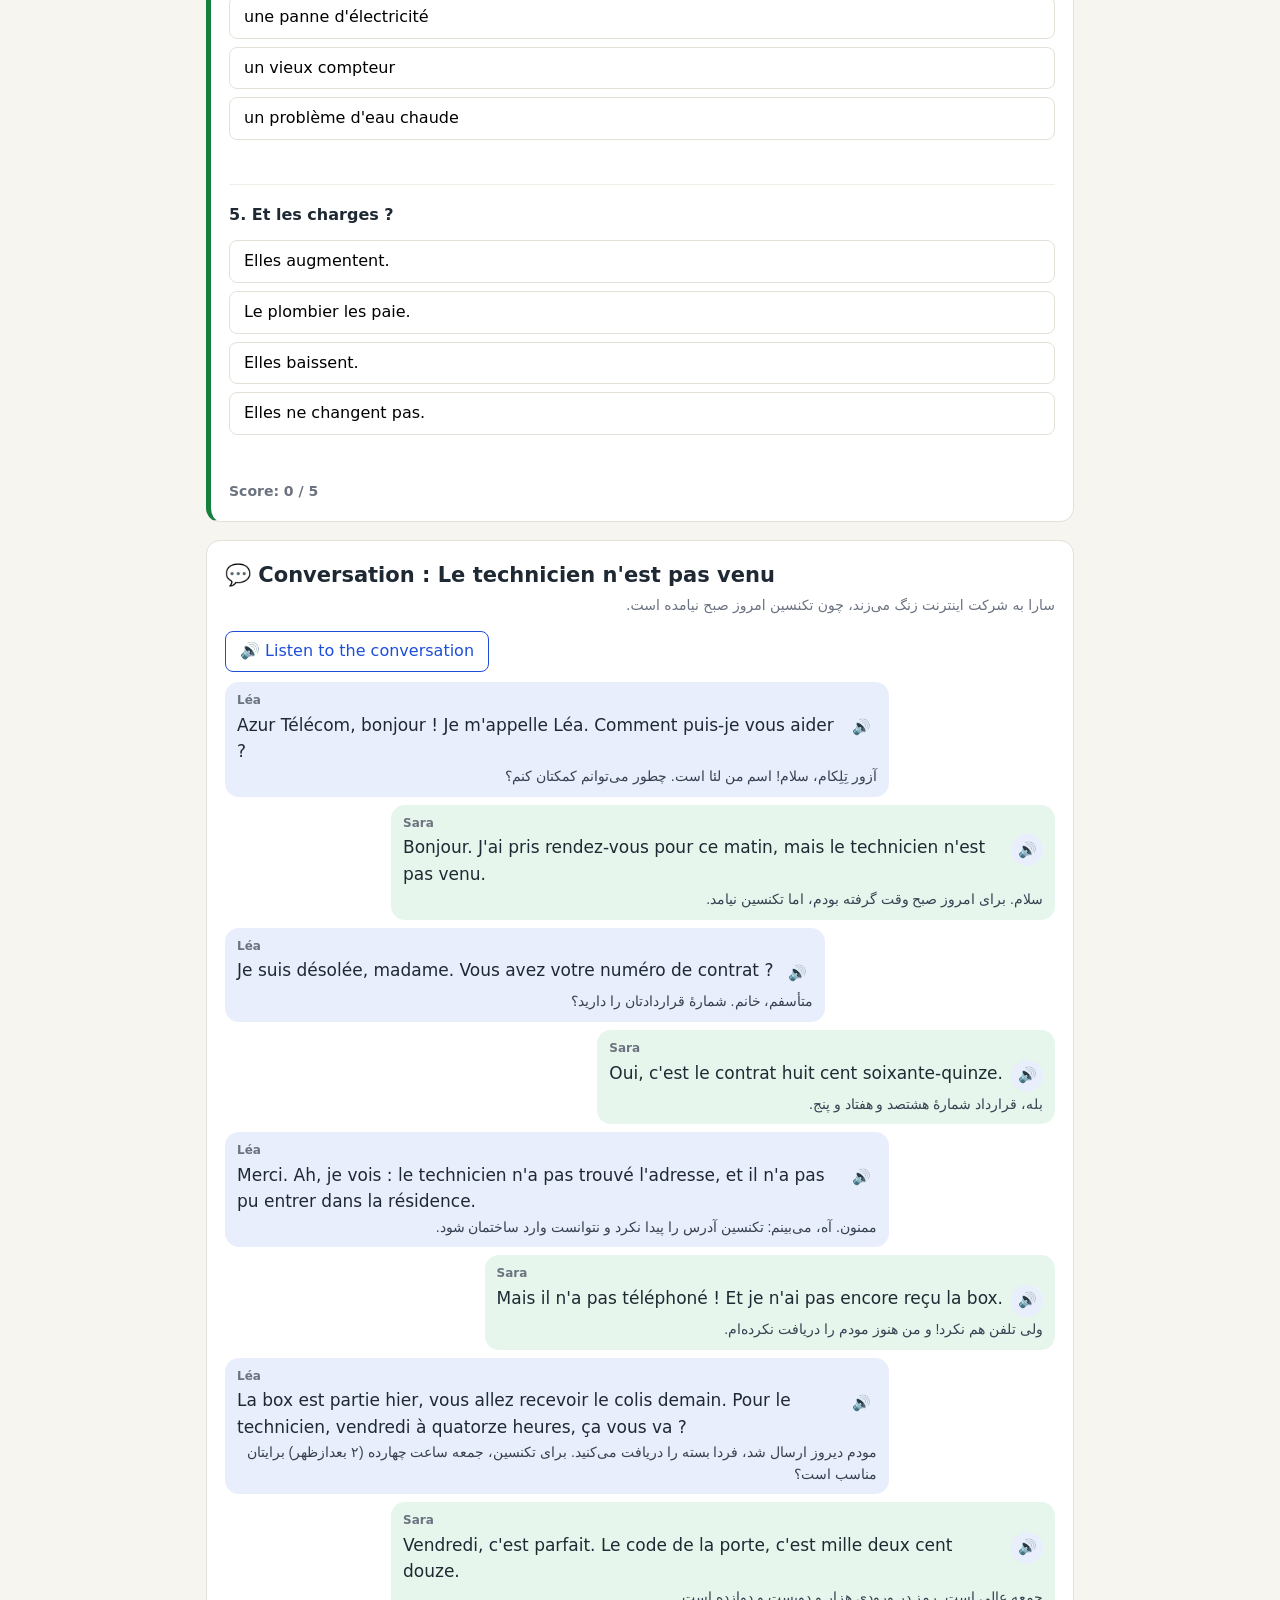
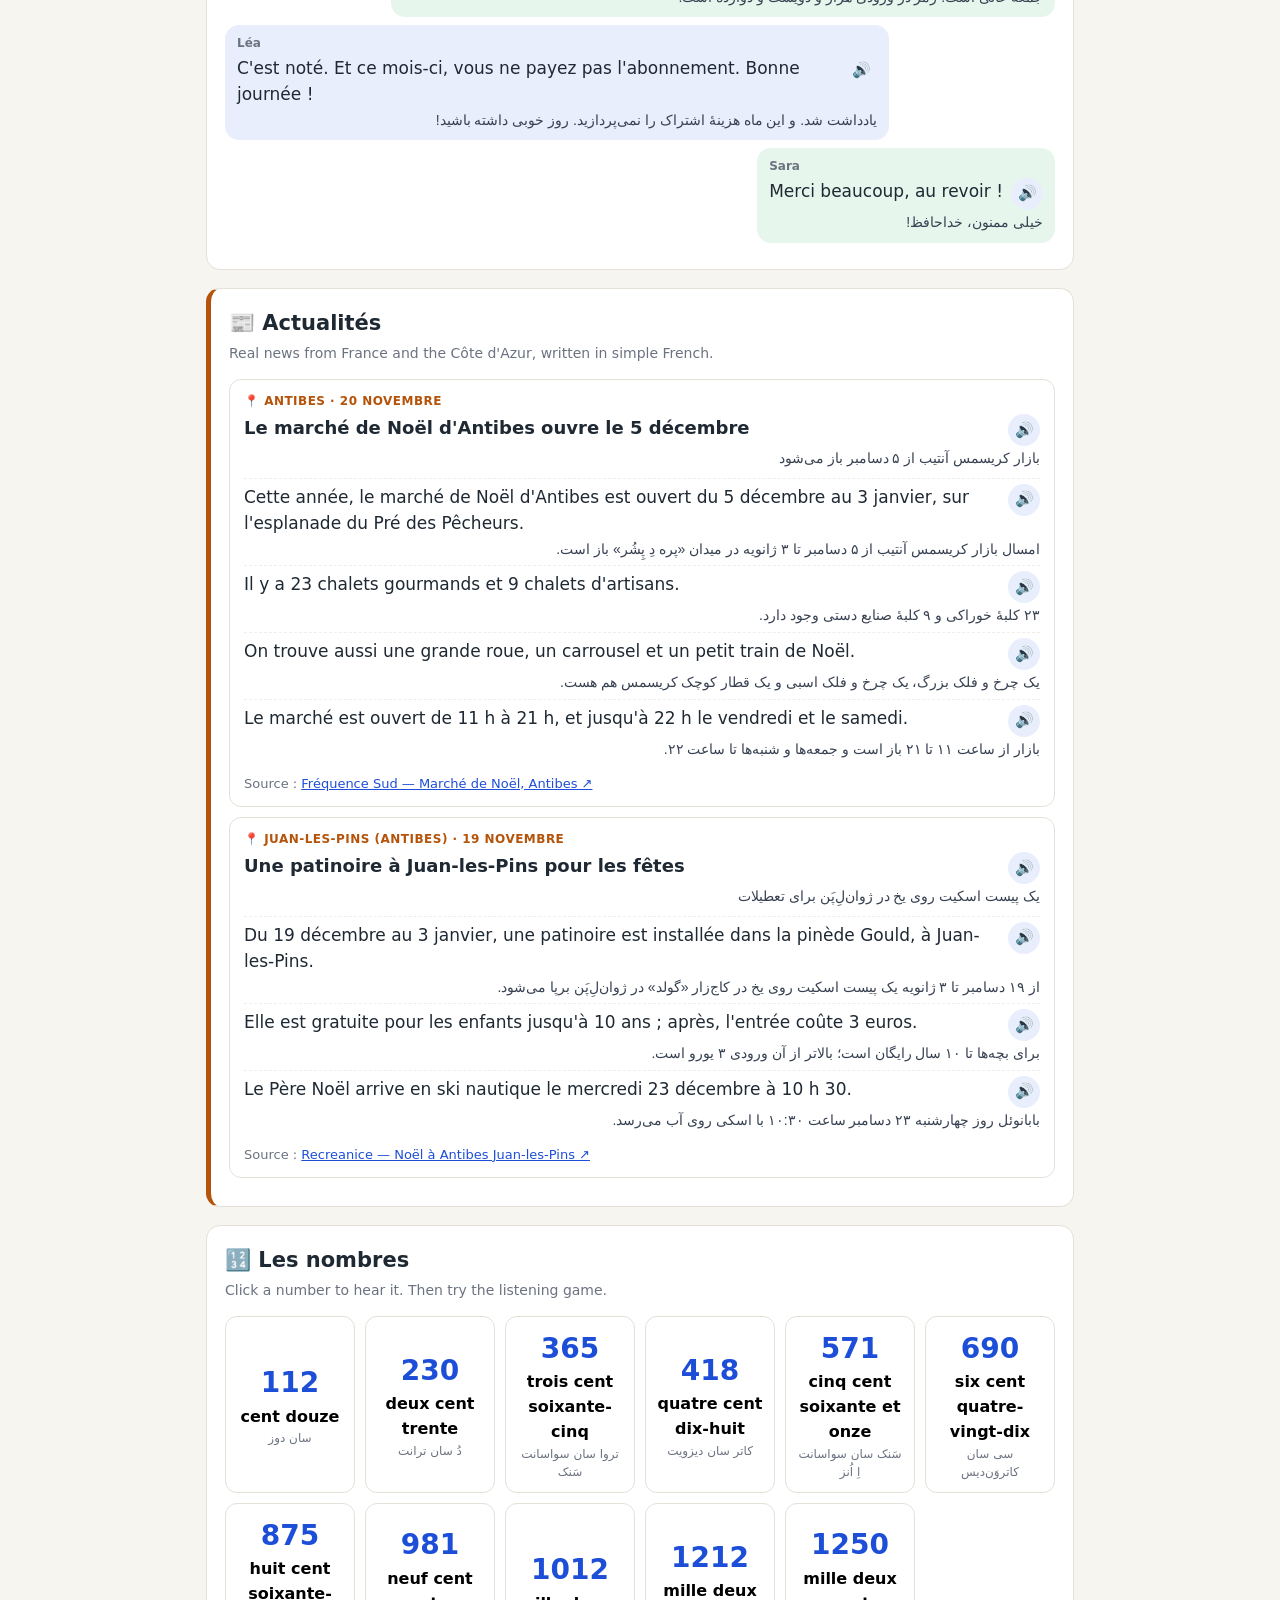
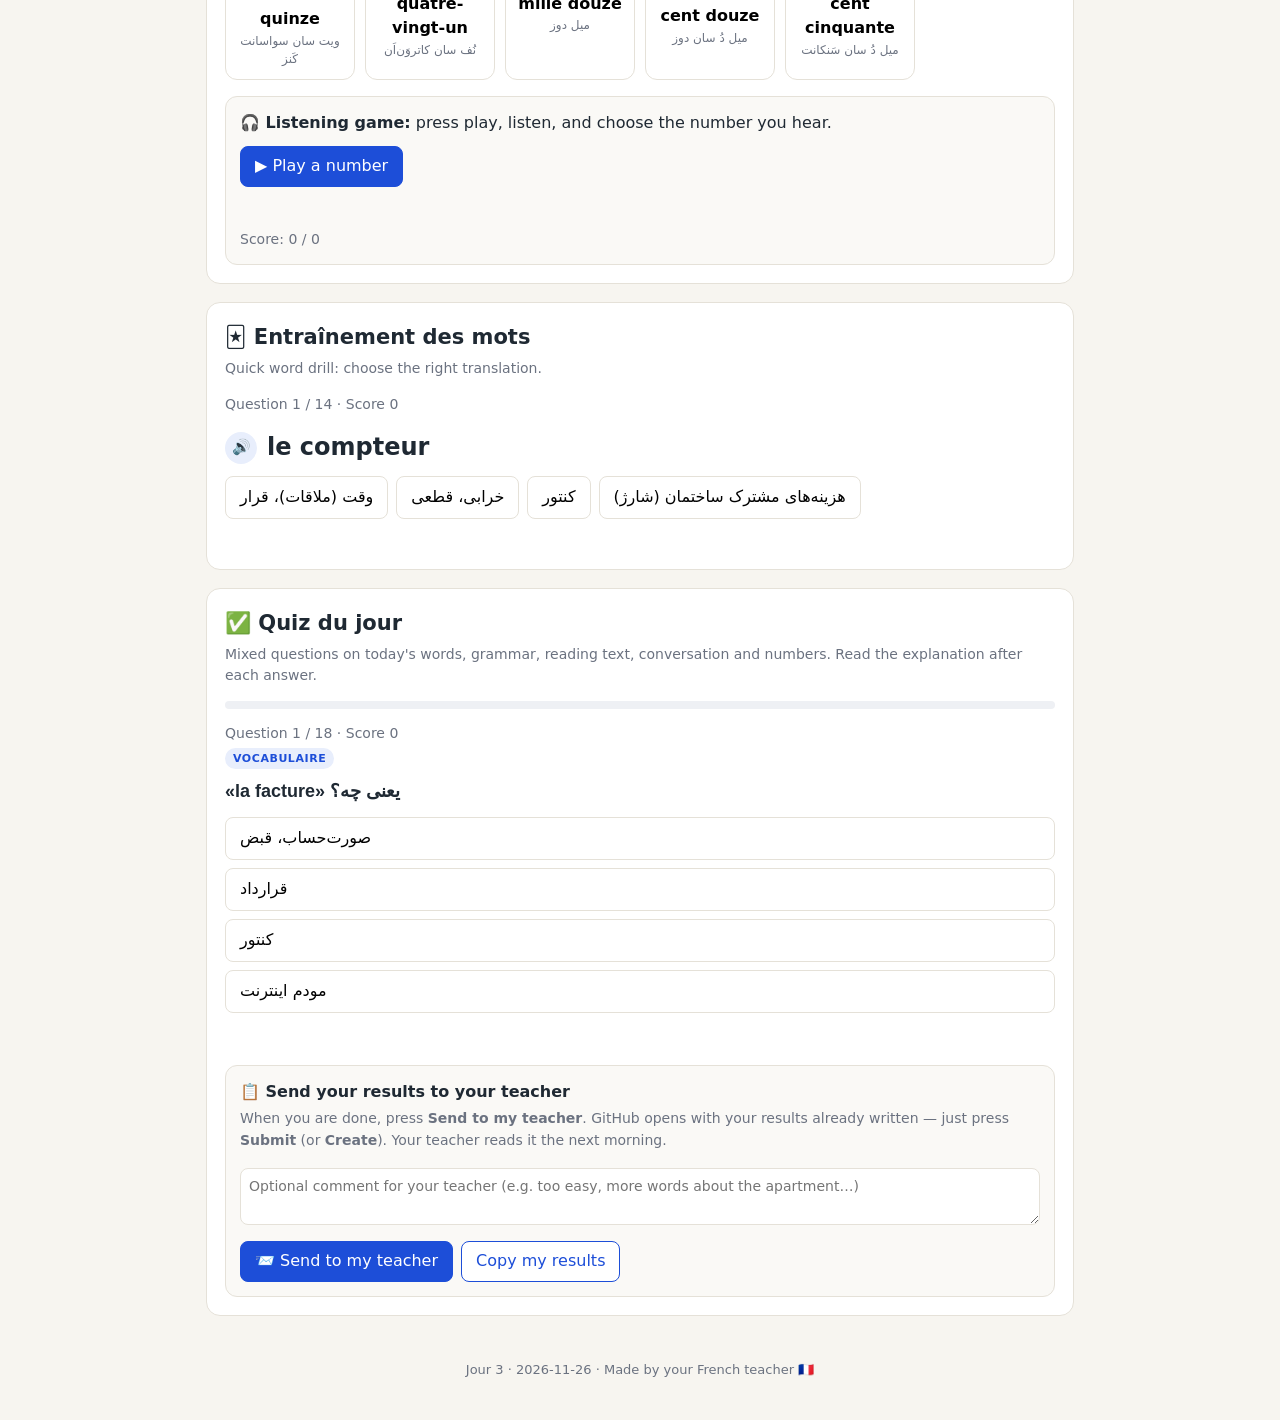
<file: days/2026-11-26.html>
<!DOCTYPE html>
<html lang="fr">
<head>
<meta charset="utf-8">
<meta name="viewport" content="width=device-width, initial-scale=1">
<title>Leçon de français</title>
<link rel="stylesheet" href="../assets/lesson.css">
</head>
<body>
<script>
/* ==========================================================================
   LESSON DATA — the teacher replaces ONLY the object between the markers.
   All texts for the learner (tr, intro, rules, notes, quiz questions, explanations)
   are written in ONE help language, given in `lang`.
   Schema:
   {
     day: Number, date: "YYYY-MM-DD", week: Number,
     lang: "en" | "sv" | "fa",                        // today's help language (chosen at random)
     theme: { fr: String, tr: String },
     words: [ { fr, tr, example, example_tr, review?: true } ],        // 10–14 items
     grammar: {
       title: String,                                 // in French, e.g. "Le passé composé : avoir ou être ?"
       intro: String,                                 // 1–2 sentences: what it is, when to use it
       rules: [String],                               // 2–5 short rules, each with a French mini-example
       table?: { caption?: String, headers: [String], rows: [[String]] },  // conjugation/forms (French)
       examples: [ { fr, tr, note? } ],               // 3–5 example sentences; note = why (short)
       watch_out?: { wrong, right, why }              // one typical mistake (French wrong/right)
     },
     reading: { title: String, lines: [ { fr, tr } ] },                 // exactly 5 short sentences
     comprehension: {                                                   // reading comprehension
       title: String,                                 // French title
       kind: String,                                  // e.g. "Petite histoire", "Le saviez-vous ?", "Un e-mail", "Une annonce"
       text: [String],                                // 6–10 simple French sentences
       text_tr: String,                               // full translation (help language), hidden until clicked
       questions: [ { q, options, answer, explain } ] // 4–5 questions: q + options in simple French, explain in help language
     },
     news: [ {                                                          // 1–3 REAL news items (or [] if none found)
       title: String, title_tr: String,               // French headline + translation
       place: String, date?: "YYYY-MM-DD",            // e.g. "Nice", "Antibes", "France"
       lines: [ { fr, tr } ],                         // 2–4 simple French sentences, own words
       source: { name: String, url: String }          // where the news comes from
     } ],
     conversation: { title: String, situation: String,
                     lines: [ { speaker, fr, tr } ] },                  // 6–10 lines
     numbers: [ { n: Number, fr: String, hint: String } ],              // 8–12 items
     quiz: [ {                                                          // 10–20 questions
       type: "vocab" | "grammar" | "reading" | "conversation" | "numbers",
       q: String,              // the question (help language)
       fr?: String,            // optional French sentence shown with a 🔊 button
       listen?: true,          // if true, fr is NOT shown — only played (listening question)
       options: [String],      // 3–4 options
       answer: Number,         // index of the correct option in `options` (0-based)
       explain: String         // short explanation (help language)
     } ]
   }
   ========================================================================== */
const LESSON = /*LESSON_DATA_START*/{
  "day": 3,
  "date": "2026-11-26",
  "week": 1,
  "lang": "fa",
  "theme": {
    "fr": "Électricité, eau et internet",
    "tr": "برق، آب و اینترنت"
  },
  "words": [
    {
      "fr": "l'électricité (f)",
      "tr": "برق",
      "example": "Nous n'avons pas eu d'électricité pendant deux heures.",
      "example_tr": "دو ساعت برق نداشتیم."
    },
    {
      "fr": "le compteur",
      "tr": "کنتور",
      "example": "Le compteur d'eau est dans la cave.",
      "example_tr": "کنتور آب در انباری زیرزمین است."
    },
    {
      "fr": "l'abonnement (m)",
      "tr": "اشتراک (قرارداد ماهانه)",
      "example": "J'ai pris un abonnement internet à trente euros par mois.",
      "example_tr": "یک اشتراک اینترنت ماهی سی یورو گرفتم."
    },
    {
      "fr": "la facture",
      "tr": "صورت‌حساب، قبض",
      "example": "Je n'ai pas encore reçu la facture d'eau.",
      "example_tr": "هنوز قبض آب را دریافت نکرده‌ام."
    },
    {
      "fr": "le fournisseur",
      "tr": "شرکت ارائه‌دهنده (برق، گاز، اینترنت)",
      "example": "J'ai changé de fournisseur d'électricité.",
      "example_tr": "شرکت برقم را عوض کردم."
    },
    {
      "fr": "le contrat",
      "tr": "قرارداد",
      "example": "Elle a signé le contrat hier.",
      "example_tr": "او دیروز قرارداد را امضا کرد."
    },
    {
      "fr": "la box (internet)",
      "tr": "مودم اینترنت",
      "example": "La box n'est pas encore arrivée.",
      "example_tr": "مودم هنوز نرسیده است."
    },
    {
      "fr": "le technicien / la technicienne",
      "tr": "تکنسین",
      "example": "Le technicien n'est pas venu ce matin.",
      "example_tr": "تکنسین امروز صبح نیامد."
    },
    {
      "fr": "le rendez-vous",
      "tr": "وقت (ملاقات)، قرار",
      "example": "J'ai pris rendez-vous pour mardi.",
      "example_tr": "برای سه‌شنبه وقت گرفتم."
    },
    {
      "fr": "la panne",
      "tr": "خرابی، قطعی",
      "example": "Il y a une panne d'internet dans tout l'immeuble.",
      "example_tr": "در کل ساختمان اینترنت قطع است."
    },
    {
      "fr": "la boîte aux lettres",
      "tr": "صندوق پست",
      "example": "La facture n'est pas arrivée dans ma boîte aux lettres.",
      "example_tr": "قبض به صندوق پستم نرسید.",
      "review": true
    },
    {
      "fr": "le syndic",
      "tr": "شرکت مدیریت ساختمان",
      "example": "Le syndic n'a pas répondu à mon courriel.",
      "example_tr": "شرکت مدیریت ساختمان به ایمیلم جواب نداد.",
      "review": true
    },
    {
      "fr": "les charges (f)",
      "tr": "هزینه‌های مشترک ساختمان (شارژ)",
      "example": "L'eau froide est comprise dans les charges.",
      "example_tr": "آب سرد جزو شارژ ساختمان است.",
      "review": true
    },
    {
      "fr": "le quartier",
      "tr": "محله",
      "example": "Dans mon quartier, la fibre est arrivée l'année dernière.",
      "example_tr": "در محلهٔ من، فیبر نوری سال گذشته رسید.",
      "review": true
    }
  ],
  "grammar": {
    "title": "La négation au passé composé",
    "intro": "برای منفی کردن جمله در passé composé، «ne … pas» را دور فعل کمکی (avoir یا être) می‌گذاریم. اسم مفعول (participe) بعد از «pas» می‌آید.",
    "rules": [
      "ne + فعل کمکی + pas + اسم مفعول : je n'ai pas reçu la facture.",
      "قبل از حرف صدادار، «ne» به «n'» تبدیل می‌شود : il n'a pas payé, elle n'est pas venue.",
      "با être، اسم مفعول در جملهٔ منفی هم با فاعل مطابقت می‌کند : elle n'est pas arrivée, ils ne sont pas restés.",
      "کلمه‌های منفی دیگر هم همین‌جا می‌آیند : ne … jamais (هرگز)، ne … rien (هیچ چیز)، ne … plus (دیگر نه)، ne … pas encore (هنوز نه) : je n'ai rien compris.",
      "در فعل‌های انعکاسی، «ne» قبل از ضمیر می‌آید : je ne me suis pas installé(e)."
    ],
    "table": {
      "caption": "venir (با être) و recevoir (با avoir) — منفی",
      "headers": [
        "",
        "venir",
        "recevoir"
      ],
      "rows": [
        [
          "je",
          "ne suis pas venu(e)",
          "n'ai pas reçu"
        ],
        [
          "tu",
          "n'es pas venu(e)",
          "n'as pas reçu"
        ],
        [
          "il / elle",
          "n'est pas venu / venue",
          "n'a pas reçu"
        ],
        [
          "nous",
          "ne sommes pas venu(e)s",
          "n'avons pas reçu"
        ],
        [
          "vous",
          "n'êtes pas venu(e)(s)",
          "n'avez pas reçu"
        ],
        [
          "ils / elles",
          "ne sont pas venus / venues",
          "n'ont pas reçu"
        ]
      ]
    },
    "examples": [
      {
        "fr": "Le technicien n'est pas venu.",
        "tr": "تکنسین نیامد.",
        "note": "venir ← être · «ne … pas» دور «est»"
      },
      {
        "fr": "La technicienne n'est pas venue.",
        "tr": "تکنسین (خانم) نیامد.",
        "note": "فاعل مؤنث ← venue"
      },
      {
        "fr": "Je n'ai pas encore reçu ma box.",
        "tr": "هنوز مودمم را دریافت نکرده‌ام.",
        "note": "pas encore = هنوز نه"
      },
      {
        "fr": "Nous n'avons jamais payé cette facture.",
        "tr": "ما هرگز این قبض را پرداخت نکرده‌ایم.",
        "note": "ne … jamais = هرگز"
      },
      {
        "fr": "Sara n'a rien compris au contrat.",
        "tr": "سارا از قرارداد هیچ چیز نفهمید.",
        "note": "«rien» هم قبل از اسم مفعول می‌آید"
      }
    ],
    "watch_out": {
      "wrong": "Je n'ai reçu pas la facture.",
      "right": "Je n'ai pas reçu la facture.",
      "why": "«pas» بلافاصله بعد از فعل کمکی (ai) می‌آید، نه بعد از اسم مفعول (reçu)."
    }
  },
  "reading": {
    "title": "Toujours pas d'internet !",
    "lines": [
      {
        "fr": "Lundi, Sara a appelé un fournisseur pour prendre un abonnement internet.",
        "tr": "دوشنبه سارا به یک شرکت اینترنت زنگ زد تا اشتراک اینترنت بگیرد."
      },
      {
        "fr": "Elle a pris rendez-vous avec un technicien pour mercredi matin.",
        "tr": "او برای چهارشنبه صبح با یک تکنسین وقت گرفت."
      },
      {
        "fr": "Mais mercredi, le technicien n'est pas venu et il n'a pas téléphoné.",
        "tr": "اما چهارشنبه تکنسین نیامد و تلفن هم نکرد."
      },
      {
        "fr": "Sara n'a pas encore reçu la box, et elle n'a rien trouvé dans sa boîte aux lettres.",
        "tr": "سارا هنوز مودم را دریافت نکرده و در صندوق پستش هم چیزی پیدا نکرد."
      },
      {
        "fr": "Heureusement, l'électricité marche bien : elle a déjà signé le contrat la semaine dernière.",
        "tr": "خوشبختانه برق خوب کار می‌کند: او هفتهٔ گذشته قرارداد را امضا کرده است."
      }
    ]
  },
  "comprehension": {
    "title": "Coupure d'eau dans la résidence",
    "kind": "Un e-mail du syndic",
    "text": [
      "Le syndic informe les résidents de la Résidence Les Pins d'une coupure d'eau le jeudi 3 décembre.",
      "Un plombier va changer un vieux tuyau au sous-sol.",
      "Il n'y a pas d'eau de neuf heures à quatorze heures.",
      "Pendant la coupure, l'ascenseur fonctionne normalement.",
      "La semaine dernière, le gardien a vérifié tous les compteurs d'eau.",
      "Il n'a pas trouvé de problème dans les appartements.",
      "Ces travaux ne changent pas le montant des charges.",
      "Pour toute question, vous pouvez écrire au syndic ou parler avec le gardien.",
      "Merci de votre compréhension. — Azur Gestion, votre syndic"
    ],
    "text_tr": "شرکت مدیریت ساختمان به ساکنان «رزیدانس لِ پَن» اطلاع می‌دهد که روز پنج‌شنبه ۳ دسامبر آب قطع خواهد بود. یک لوله‌کش یک لولهٔ قدیمی را در زیرزمین عوض می‌کند. از ساعت نه تا چهارده آب نیست. در زمان قطعی، آسانسور به طور عادی کار می‌کند. هفتهٔ گذشته سرایدار همهٔ کنتورهای آب را بررسی کرد. او در آپارتمان‌ها مشکلی پیدا نکرد. این کارها مبلغ شارژ ساختمان را تغییر نمی‌دهد. برای هر سؤالی می‌توانید به شرکت مدیریت ساختمان نامه بنویسید یا با سرایدار صحبت کنید. از درک شما متشکریم. — آزور ژِستیون، شرکت مدیریت ساختمان شما",
    "questions": [
      {
        "q": "Quand est la coupure d'eau ?",
        "options": [
          "le jeudi 3 décembre",
          "le mardi 3 décembre",
          "le jeudi 13 décembre",
          "aujourd'hui"
        ],
        "answer": 0,
        "explain": "جملهٔ ۱: «une coupure d'eau le jeudi 3 décembre»."
      },
      {
        "q": "Pourquoi est-ce que l'eau est coupée ?",
        "options": [
          "L'ascenseur est en panne.",
          "Un plombier change un vieux tuyau.",
          "Le gardien change les compteurs.",
          "Les résidents n'ont pas payé les charges."
        ],
        "answer": 1,
        "explain": "جملهٔ ۲: «Un plombier va changer un vieux tuyau» = یک لوله‌کش لولهٔ قدیمی را عوض می‌کند."
      },
      {
        "q": "La coupure dure combien de temps ?",
        "options": [
          "deux heures",
          "neuf heures",
          "cinq heures",
          "toute la journée"
        ],
        "answer": 2,
        "explain": "جملهٔ ۳: از ساعت نه (9) تا چهارده (14) = پنج ساعت."
      },
      {
        "q": "Qu'est-ce que le gardien a trouvé dans les appartements ?",
        "options": [
          "un vieux compteur",
          "un problème d'eau chaude",
          "une panne d'électricité",
          "rien : il n'a pas trouvé de problème"
        ],
        "answer": 3,
        "explain": "جملهٔ ۶: «Il n'a pas trouvé de problème» — نفی در passé composé! بعد از pas، «un/une» به «de» تبدیل می‌شود."
      },
      {
        "q": "Et les charges ?",
        "options": [
          "Elles ne changent pas.",
          "Elles augmentent.",
          "Elles baissent.",
          "Le plombier les paie."
        ],
        "answer": 0,
        "explain": "جملهٔ ۷: «Ces travaux ne changent pas le montant des charges» = مبلغ شارژ تغییر نمی‌کند."
      }
    ]
  },
  "news": [
    {
      "title": "Le marché de Noël d'Antibes ouvre le 5 décembre",
      "title_tr": "بازار کریسمس آنتیب از ۵ دسامبر باز می‌شود",
      "place": "Antibes",
      "date": "2026-11-20",
      "lines": [
        {
          "fr": "Cette année, le marché de Noël d'Antibes est ouvert du 5 décembre au 3 janvier, sur l'esplanade du Pré des Pêcheurs.",
          "tr": "امسال بازار کریسمس آنتیب از ۵ دسامبر تا ۳ ژانویه در میدان «پره دِ پِشُر» باز است."
        },
        {
          "fr": "Il y a 23 chalets gourmands et 9 chalets d'artisans.",
          "tr": "۲۳ کلبهٔ خوراکی و ۹ کلبهٔ صنایع دستی وجود دارد."
        },
        {
          "fr": "On trouve aussi une grande roue, un carrousel et un petit train de Noël.",
          "tr": "یک چرخ و فلک بزرگ، یک چرخ و فلک اسبی و یک قطار کوچک کریسمس هم هست."
        },
        {
          "fr": "Le marché est ouvert de 11 h à 21 h, et jusqu'à 22 h le vendredi et le samedi.",
          "tr": "بازار از ساعت ۱۱ تا ۲۱ باز است و جمعه‌ها و شنبه‌ها تا ساعت ۲۲."
        }
      ],
      "source": {
        "name": "Fréquence Sud — Marché de Noël, Antibes",
        "url": "https://www.frequence-sud.fr/art-107425-marche_de_noel-_antibes_antibes"
      }
    },
    {
      "title": "Une patinoire à Juan-les-Pins pour les fêtes",
      "title_tr": "یک پیست اسکیت روی یخ در ژوان‌لِ‌پَن برای تعطیلات",
      "place": "Juan-les-Pins (Antibes)",
      "date": "2026-11-19",
      "lines": [
        {
          "fr": "Du 19 décembre au 3 janvier, une patinoire est installée dans la pinède Gould, à Juan-les-Pins.",
          "tr": "از ۱۹ دسامبر تا ۳ ژانویه یک پیست اسکیت روی یخ در کاج‌زار «گولد» در ژوان‌لِ‌پَن برپا می‌شود."
        },
        {
          "fr": "Elle est gratuite pour les enfants jusqu'à 10 ans ; après, l'entrée coûte 3 euros.",
          "tr": "برای بچه‌ها تا ۱۰ سال رایگان است؛ بالاتر از آن ورودی ۳ یورو است."
        },
        {
          "fr": "Le Père Noël arrive en ski nautique le mercredi 23 décembre à 10 h 30.",
          "tr": "بابانوئل روز چهارشنبه ۲۳ دسامبر ساعت ۱۰:۳۰ با اسکی روی آب می‌رسد."
        }
      ],
      "source": {
        "name": "Recreanice — Noël à Antibes Juan-les-Pins",
        "url": "https://recreanice.fr/fetes-animations-noel-antibes-juan-les-pins-enfants"
      }
    }
  ],
  "conversation": {
    "title": "Le technicien n'est pas venu",
    "situation": "سارا به شرکت اینترنت زنگ می‌زند، چون تکنسین امروز صبح نیامده است.",
    "lines": [
      {
        "speaker": "Léa",
        "fr": "Azur Télécom, bonjour ! Je m'appelle Léa. Comment puis-je vous aider ?",
        "tr": "آزور تِلِکام، سلام! اسم من لئا است. چطور می‌توانم کمکتان کنم؟"
      },
      {
        "speaker": "Sara",
        "fr": "Bonjour. J'ai pris rendez-vous pour ce matin, mais le technicien n'est pas venu.",
        "tr": "سلام. برای امروز صبح وقت گرفته بودم، اما تکنسین نیامد."
      },
      {
        "speaker": "Léa",
        "fr": "Je suis désolée, madame. Vous avez votre numéro de contrat ?",
        "tr": "متأسفم، خانم. شمارهٔ قراردادتان را دارید؟"
      },
      {
        "speaker": "Sara",
        "fr": "Oui, c'est le contrat huit cent soixante-quinze.",
        "tr": "بله، قرارداد شمارهٔ هشتصد و هفتاد و پنج."
      },
      {
        "speaker": "Léa",
        "fr": "Merci. Ah, je vois : le technicien n'a pas trouvé l'adresse, et il n'a pas pu entrer dans la résidence.",
        "tr": "ممنون. آه، می‌بینم: تکنسین آدرس را پیدا نکرد و نتوانست وارد ساختمان شود."
      },
      {
        "speaker": "Sara",
        "fr": "Mais il n'a pas téléphoné ! Et je n'ai pas encore reçu la box.",
        "tr": "ولی تلفن هم نکرد! و من هنوز مودم را دریافت نکرده‌ام."
      },
      {
        "speaker": "Léa",
        "fr": "La box est partie hier, vous allez recevoir le colis demain. Pour le technicien, vendredi à quatorze heures, ça vous va ?",
        "tr": "مودم دیروز ارسال شد، فردا بسته را دریافت می‌کنید. برای تکنسین، جمعه ساعت چهارده (۲ بعدازظهر) برایتان مناسب است؟"
      },
      {
        "speaker": "Sara",
        "fr": "Vendredi, c'est parfait. Le code de la porte, c'est mille deux cent douze.",
        "tr": "جمعه عالی است. رمز در ورودی هزار و دویست و دوازده است."
      },
      {
        "speaker": "Léa",
        "fr": "C'est noté. Et ce mois-ci, vous ne payez pas l'abonnement. Bonne journée !",
        "tr": "یادداشت شد. و این ماه هزینهٔ اشتراک را نمی‌پردازید. روز خوبی داشته باشید!"
      },
      {
        "speaker": "Sara",
        "fr": "Merci beaucoup, au revoir !",
        "tr": "خیلی ممنون، خداحافظ!"
      }
    ]
  },
  "numbers": [
    {
      "n": 112,
      "fr": "cent douze",
      "hint": "سان دوز"
    },
    {
      "n": 230,
      "fr": "deux cent trente",
      "hint": "دُ سان ترانت"
    },
    {
      "n": 365,
      "fr": "trois cent soixante-cinq",
      "hint": "تروا سان سواسانت سَنک"
    },
    {
      "n": 418,
      "fr": "quatre cent dix-huit",
      "hint": "کاتر سان دیز‌ویت"
    },
    {
      "n": 571,
      "fr": "cinq cent soixante et onze",
      "hint": "سَنک سان سواسانت اِ اُنز"
    },
    {
      "n": 690,
      "fr": "six cent quatre-vingt-dix",
      "hint": "سی سان کاتر‌وَن‌دیس"
    },
    {
      "n": 875,
      "fr": "huit cent soixante-quinze",
      "hint": "ویت سان سواسانت کَنز"
    },
    {
      "n": 981,
      "fr": "neuf cent quatre-vingt-un",
      "hint": "نُف سان کاتر‌وَن‌اَن"
    },
    {
      "n": 1012,
      "fr": "mille douze",
      "hint": "میل دوز"
    },
    {
      "n": 1212,
      "fr": "mille deux cent douze",
      "hint": "میل دُ سان دوز"
    },
    {
      "n": 1250,
      "fr": "mille deux cent cinquante",
      "hint": "میل دُ سان سَنکانت"
    }
  ],
  "quiz": [
    {
      "type": "vocab",
      "q": "«la facture» یعنی چه؟",
      "options": [
        "کنتور",
        "صورت‌حساب، قبض",
        "قرارداد",
        "مودم اینترنت"
      ],
      "answer": 1,
      "explain": "«la facture» = صورت‌حساب یا قبض (مثلاً la facture d'électricité). قرارداد = «le contrat»."
    },
    {
      "type": "vocab",
      "q": "کدام کلمه یعنی «کنتور»؟",
      "options": [
        "l'abonnement",
        "le fournisseur",
        "le compteur",
        "le contrat"
      ],
      "answer": 2,
      "explain": "«le compteur» = کنتور (برق، آب، گاز). «le fournisseur» شرکتی است که برق یا اینترنت را ارائه می‌دهد."
    },
    {
      "type": "vocab",
      "q": "جمله را کامل کنید:",
      "fr": "J'ai pris un ___ avec le technicien pour mardi.",
      "options": [
        "rendez-vous",
        "fournisseur",
        "contrat",
        "compteur"
      ],
      "answer": 0,
      "explain": "«prendre rendez-vous» = وقت گرفتن. J'ai pris un rendez-vous = یک وقت گرفتم."
    },
    {
      "type": "vocab",
      "q": "کلمهٔ مرور: «le syndic» کیست؟",
      "options": [
        "همسایه",
        "تکنسین",
        "سرایدار",
        "شرکت مدیریت ساختمان"
      ],
      "answer": 3,
      "explain": "«le syndic» شرکتی است که ساختمان را مدیریت می‌کند (مثلاً Foncia). سرایدار = «le gardien / la gardienne»."
    },
    {
      "type": "grammar",
      "q": "شکل درست منفی را انتخاب کنید:",
      "fr": "Je ___ la facture.",
      "options": [
        "pas ai reçu",
        "n'ai pas reçu",
        "ne pas ai reçu",
        "n'ai reçu pas"
      ],
      "answer": 1,
      "explain": "«ne … pas» دور فعل کمکی می‌آید: n' + ai + pas + reçu. اسم مفعول بعد از «pas» است."
    },
    {
      "type": "grammar",
      "q": "شکل درست را انتخاب کنید:",
      "fr": "La technicienne n'est pas ___.",
      "options": [
        "venu",
        "venus",
        "venue",
        "venir"
      ],
      "answer": 2,
      "explain": "«venir» با être صرف می‌شود، پس اسم مفعول با فاعل مطابقت می‌کند — حتی در جملهٔ منفی: la technicienne (مؤنث) ← venue."
    },
    {
      "type": "grammar",
      "q": "این جمله را منفی کنید: «Ils sont restés à la maison.»",
      "fr": "Ils ___ restés à la maison.",
      "options": [
        "ne pas sont",
        "n'ont pas",
        "ne sont pas",
        "ne sont"
      ],
      "answer": 2,
      "explain": "«rester» با être است: ils ne sont pas restés. «ne» و «pas» هر دو لازم‌اند و دور «sont» می‌آیند."
    },
    {
      "type": "grammar",
      "q": "«سارا از قرارداد هیچ چیز نفهمید.»",
      "fr": "Sara n'a ___ compris au contrat.",
      "options": [
        "pas rien",
        "personne",
        "ne rien",
        "rien"
      ],
      "answer": 3,
      "explain": "«ne … rien» = هیچ چیز. «rien» جای «pas» را می‌گیرد و قبل از اسم مفعول می‌آید: n'a rien compris. «pas rien» غلط است."
    },
    {
      "type": "grammar",
      "q": "«هنوز مودم را دریافت نکرده‌ام.» کدام درست است؟",
      "options": [
        "Je ne suis pas encore reçu la box.",
        "Je n'ai reçu pas encore la box.",
        "Je n'ai encore pas reçu la box.",
        "Je n'ai pas encore reçu la box."
      ],
      "answer": 3,
      "explain": "«pas encore» = هنوز نه، و مستقیم بعد از فعل کمکی می‌آید. «recevoir» با avoir صرف می‌شود."
    },
    {
      "type": "grammar",
      "q": "مرور (اسم مفعول بی‌قاعده):",
      "fr": "Elle n'a pas ___ le contrat avec elle.",
      "options": [
        "pris",
        "prendu",
        "prise",
        "prené"
      ],
      "answer": 0,
      "explain": "«prendre» ← «pris» (هرگز prendu نیست). با avoir، اسم مفعول با فاعل مطابقت نمی‌کند، پس «prise» غلط است."
    },
    {
      "type": "grammar",
      "q": "مرور (اسم مفعول بی‌قاعده):",
      "fr": "Tu n'as pas ___ ma lettre ?",
      "options": [
        "recevé",
        "reçu",
        "recevu",
        "reçue"
      ],
      "answer": 1,
      "explain": "«recevoir» ← «reçu» (با ç). با avoir مطابقت با فاعل نداریم: tu as reçu."
    },
    {
      "type": "grammar",
      "q": "مرور: avoir یا être؟ (فعل مفعول دارد)",
      "fr": "Le technicien ___ la box au deuxième étage.",
      "options": [
        "est monté",
        "est montée",
        "a monté",
        "a montée"
      ],
      "answer": 2,
      "explain": "وقتی «monter» مفعول مستقیم دارد (la box = چیزی را بالا بردن)، با avoir صرف می‌شود: il a monté la box. بدون مفعول: il est monté."
    },
    {
      "type": "reading",
      "q": "چرا سارا هنوز اینترنت ندارد؟",
      "options": [
        "او قرارداد را امضا نکرده است",
        "تکنسین نیامد و مودم هنوز نرسیده است",
        "برق ساختمان قطع است",
        "صندوق پستش خراب است"
      ],
      "answer": 1,
      "explain": "خط ۳ و ۴: «le technicien n'est pas venu» و «Sara n'a pas encore reçu la box»."
    },
    {
      "type": "conversation",
      "q": "چرا تکنسین نیامد؟",
      "options": [
        "ماشینش خراب شد",
        "سارا وقت را لغو کرد",
        "آدرس را پیدا نکرد و نتوانست وارد ساختمان شود",
        "بیمار بود"
      ],
      "answer": 2,
      "explain": "«le technicien n'a pas trouvé l'adresse, et il n'a pas pu entrer dans la résidence». pouvoir ← pu."
    },
    {
      "type": "conversation",
      "q": "تکنسین کی دوباره می‌آید؟",
      "options": [
        "جمعه ساعت ۱۴",
        "دوشنبه ساعت ۱۴",
        "فردا صبح",
        "جمعه ساعت ۱۰"
      ],
      "answer": 0,
      "explain": "«vendredi à quatorze heures» = جمعه ساعت ۱۴ (۲ بعدازظهر). فردا فقط مودم (le colis) می‌رسد."
    },
    {
      "type": "numbers",
      "q": "گوش کنید و عددی را که می‌شنوید انتخاب کنید.",
      "fr": "huit cent soixante-quinze",
      "listen": true,
      "options": [
        "875",
        "865",
        "835",
        "8 075"
      ],
      "answer": 0,
      "explain": "huit cents (800) + soixante-quinze (60 + 15 = 75) = 875."
    },
    {
      "type": "numbers",
      "q": "عدد ۵۷۱ به فرانسوی چه می‌شود؟",
      "options": [
        "cinq cent soixante-un",
        "cinq cents soixante et onze",
        "cinq cent soixante et onze",
        "cinq cent septante et un"
      ],
      "answer": 2,
      "explain": "71 = soixante et onze (60 + 11). «cent» وقتی عدد دیگری بعدش بیاید -s نمی‌گیرد."
    },
    {
      "type": "numbers",
      "q": "گوش کنید و عددی را که می‌شنوید انتخاب کنید.",
      "fr": "mille deux cent douze",
      "listen": true,
      "options": [
        "1 012",
        "2 212",
        "1 202",
        "1 212"
      ],
      "answer": 3,
      "explain": "mille (1000) + deux cent (200) + douze (12) = 1 212. «mille» هیچ‌وقت -s نمی‌گیرد."
    }
  ]
}/*LESSON_DATA_END*/;
</script>
<script src="../assets/lesson.js"></script>
</body>
</html>
</file>
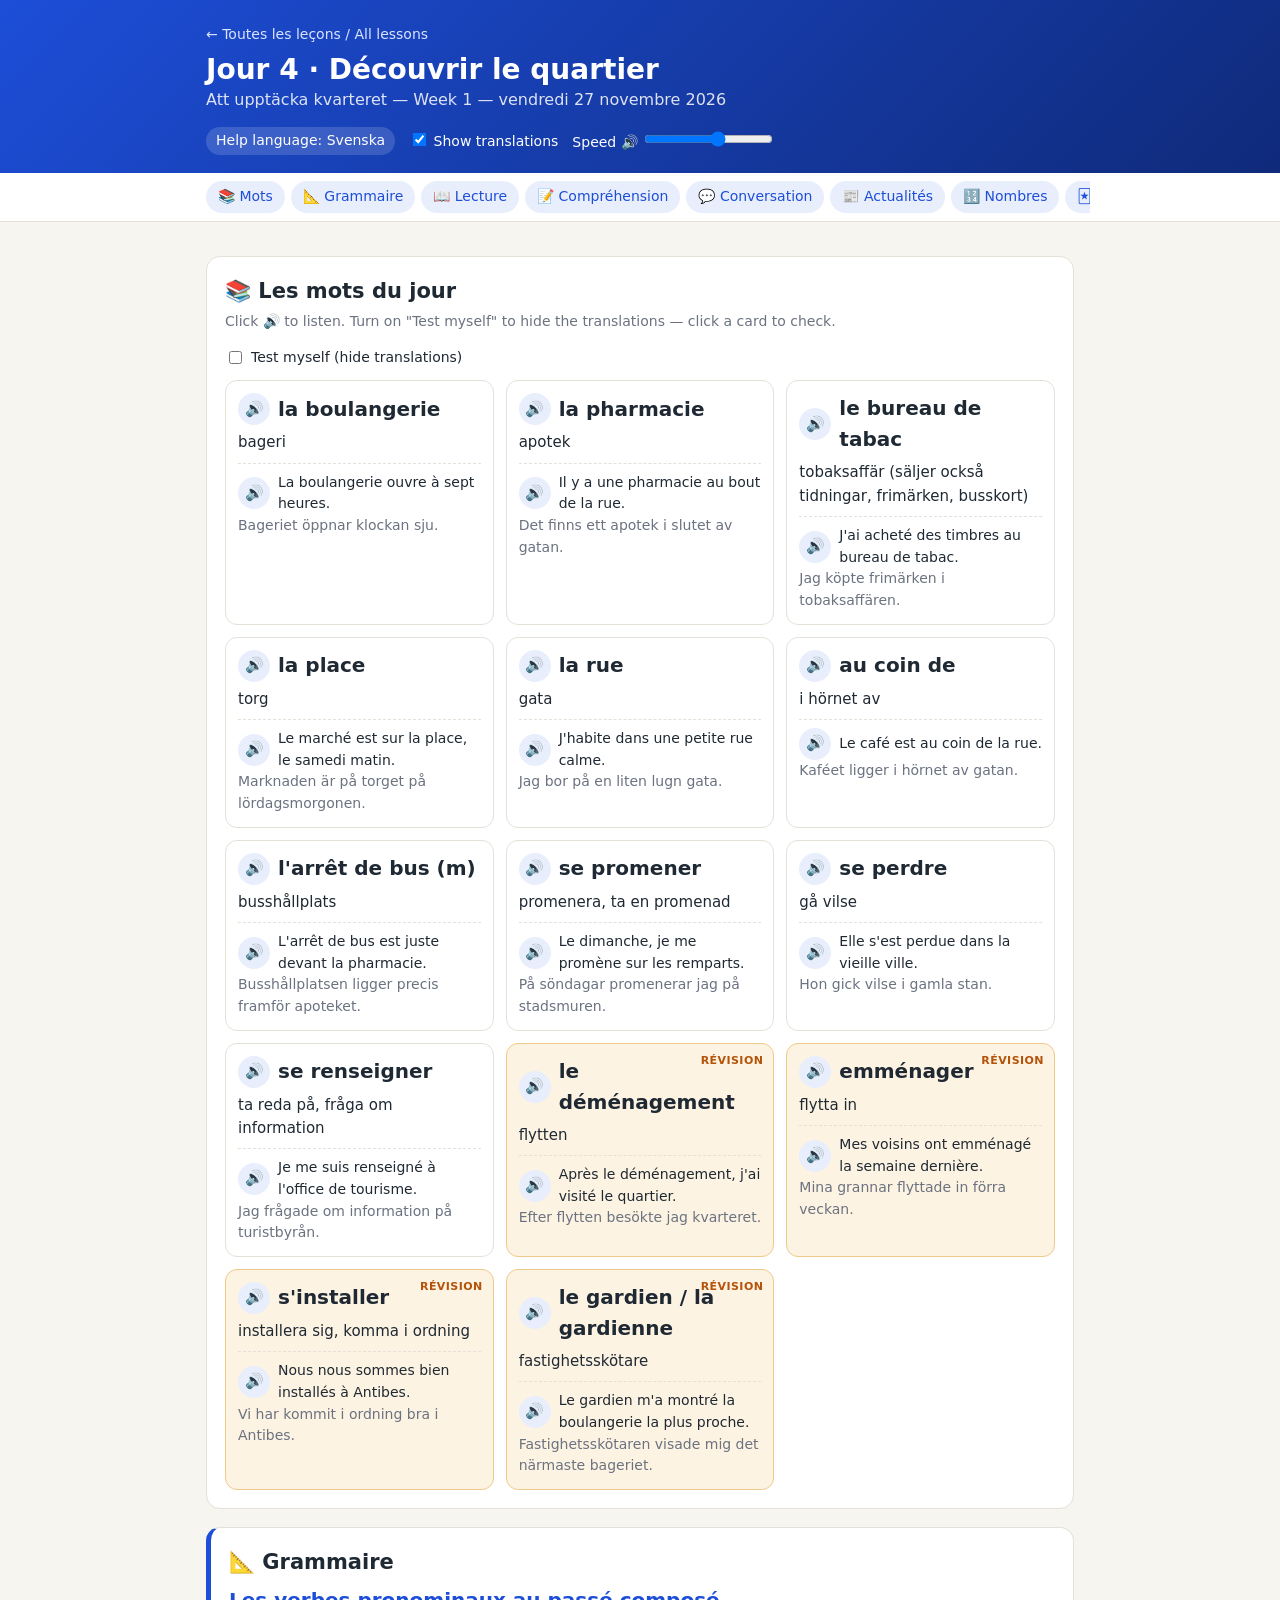
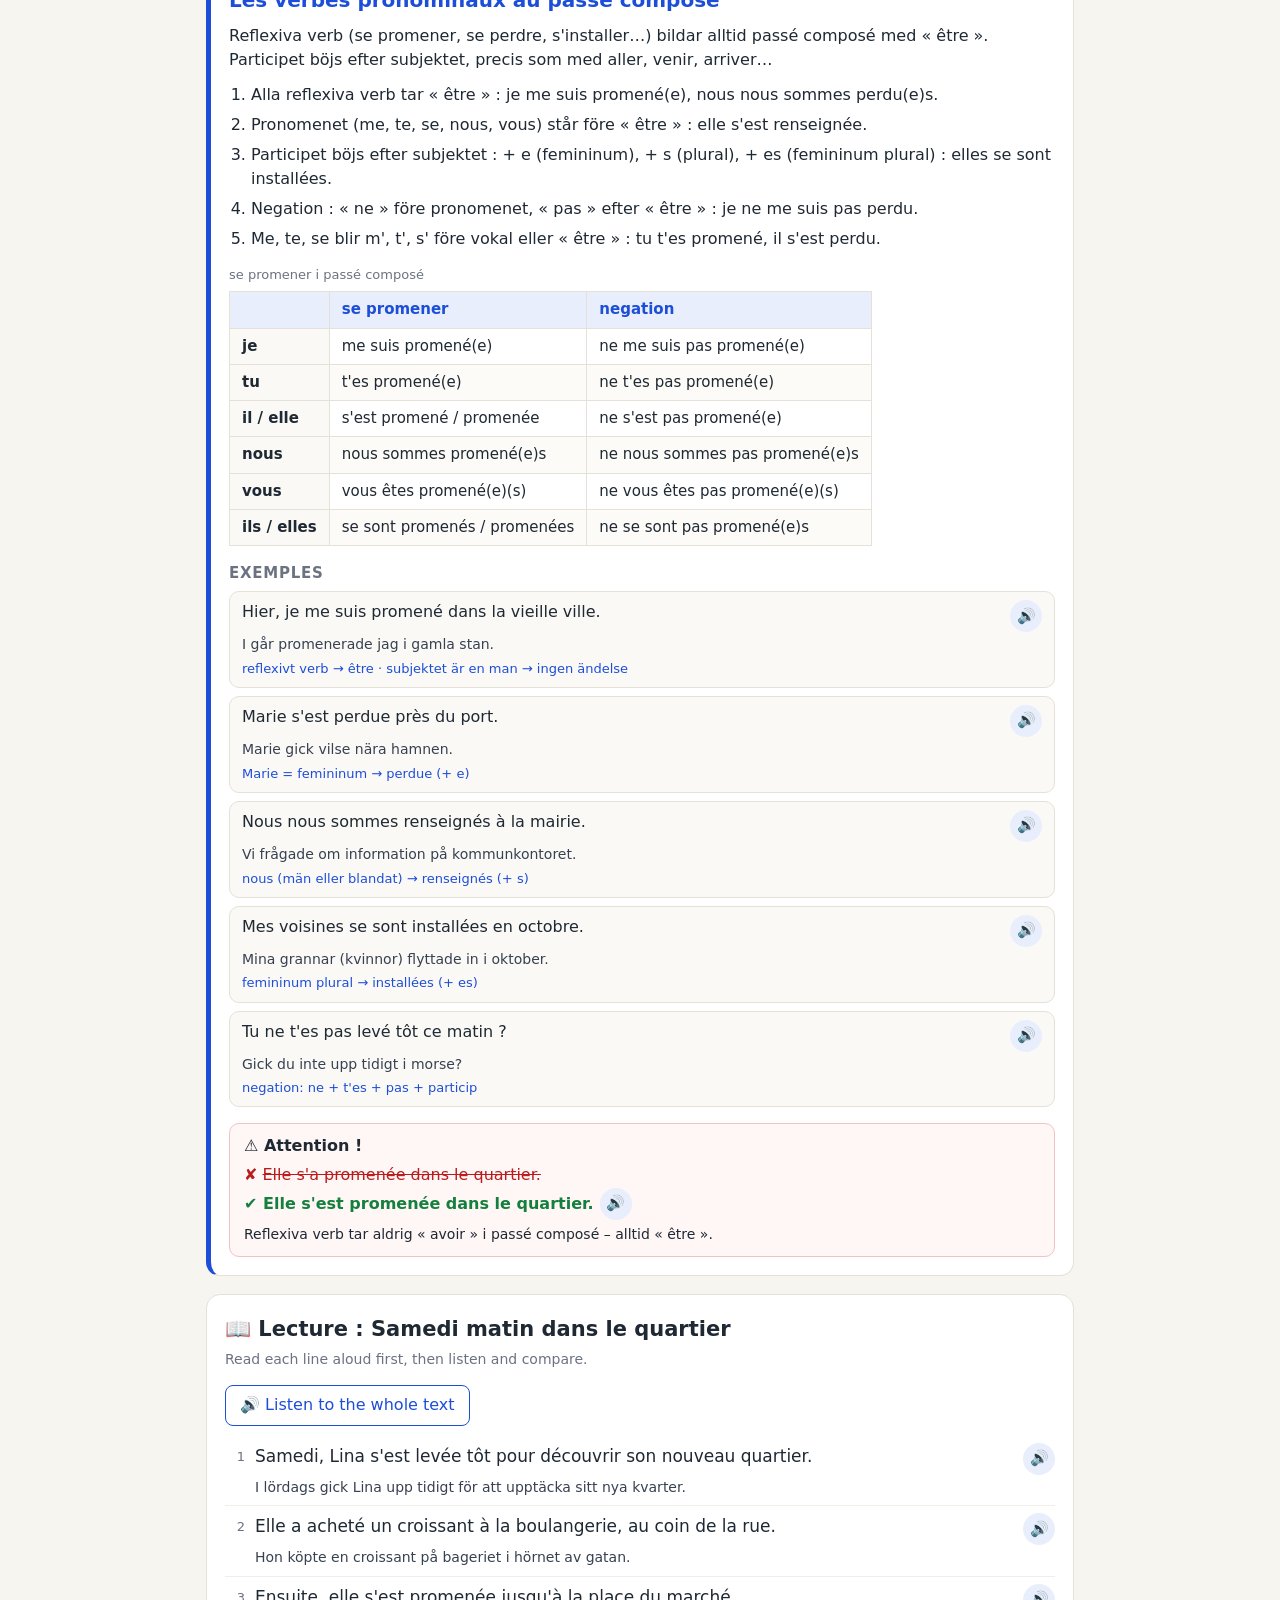
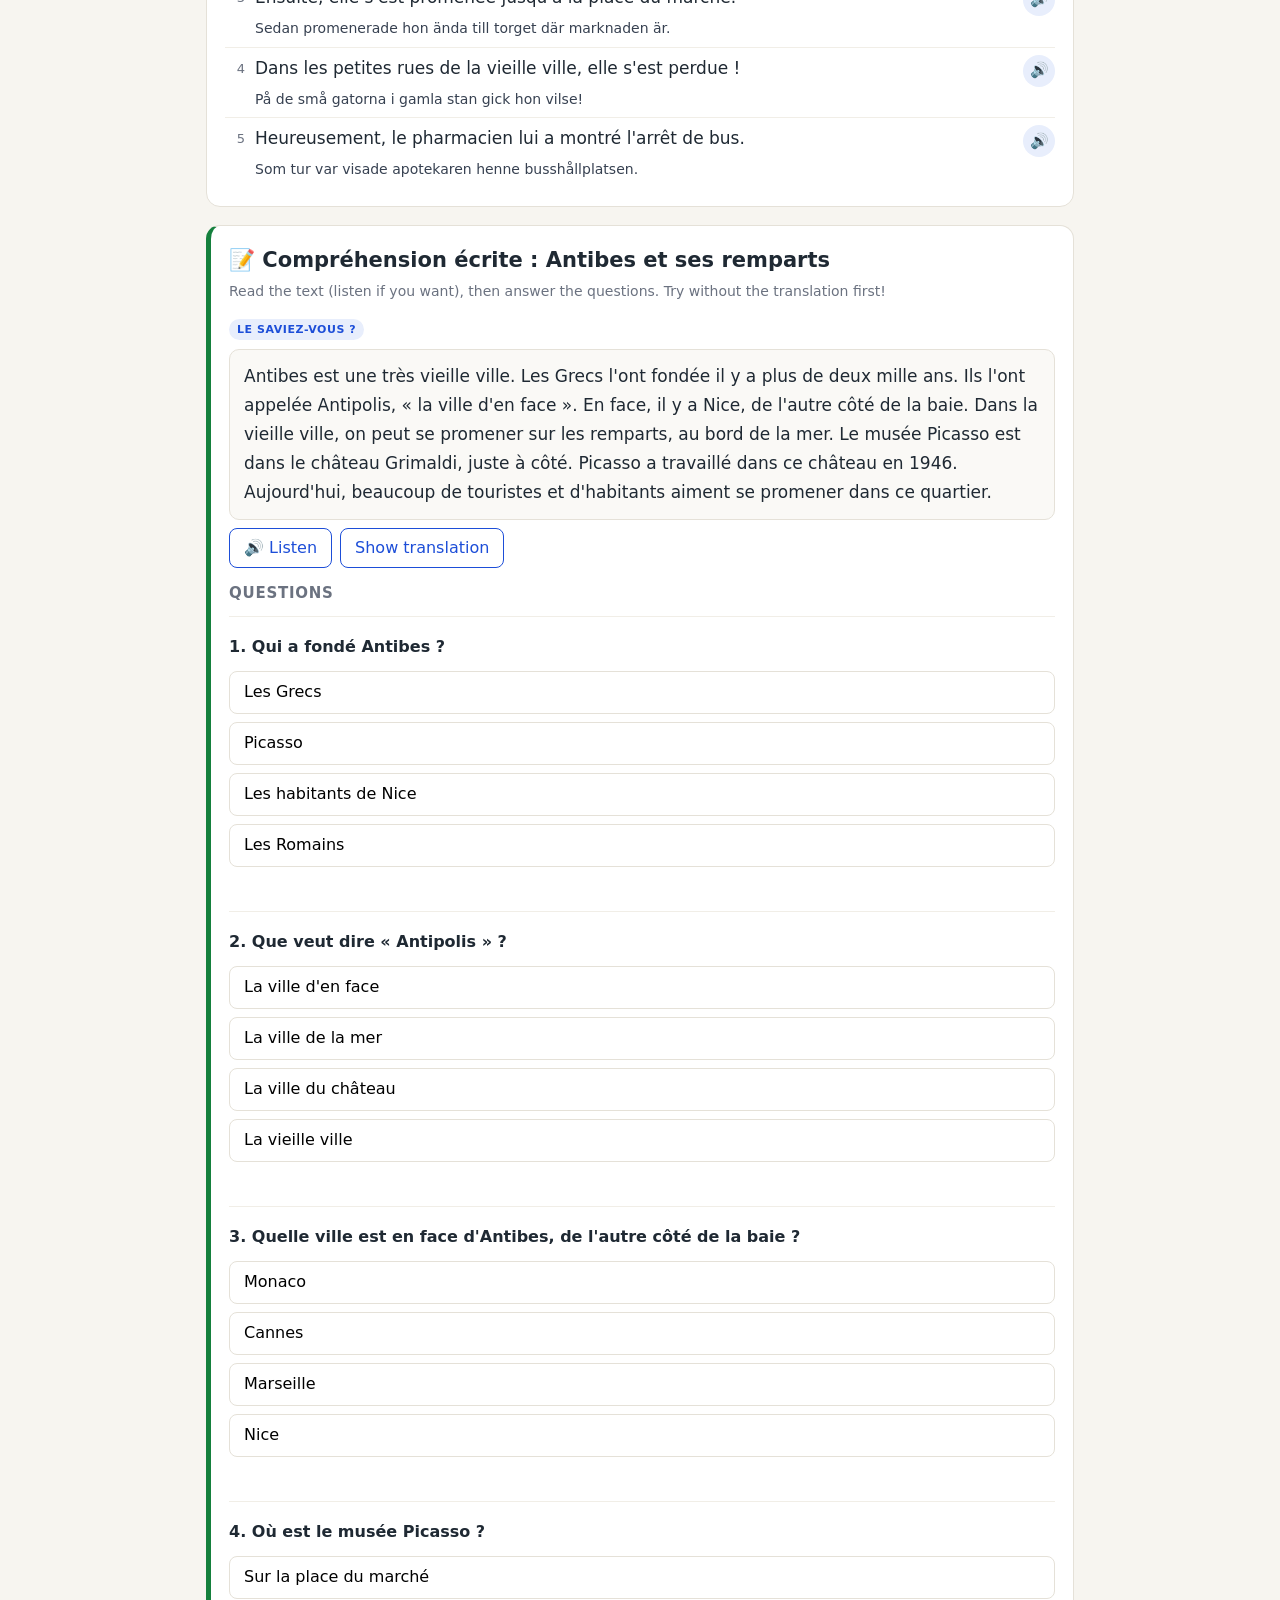
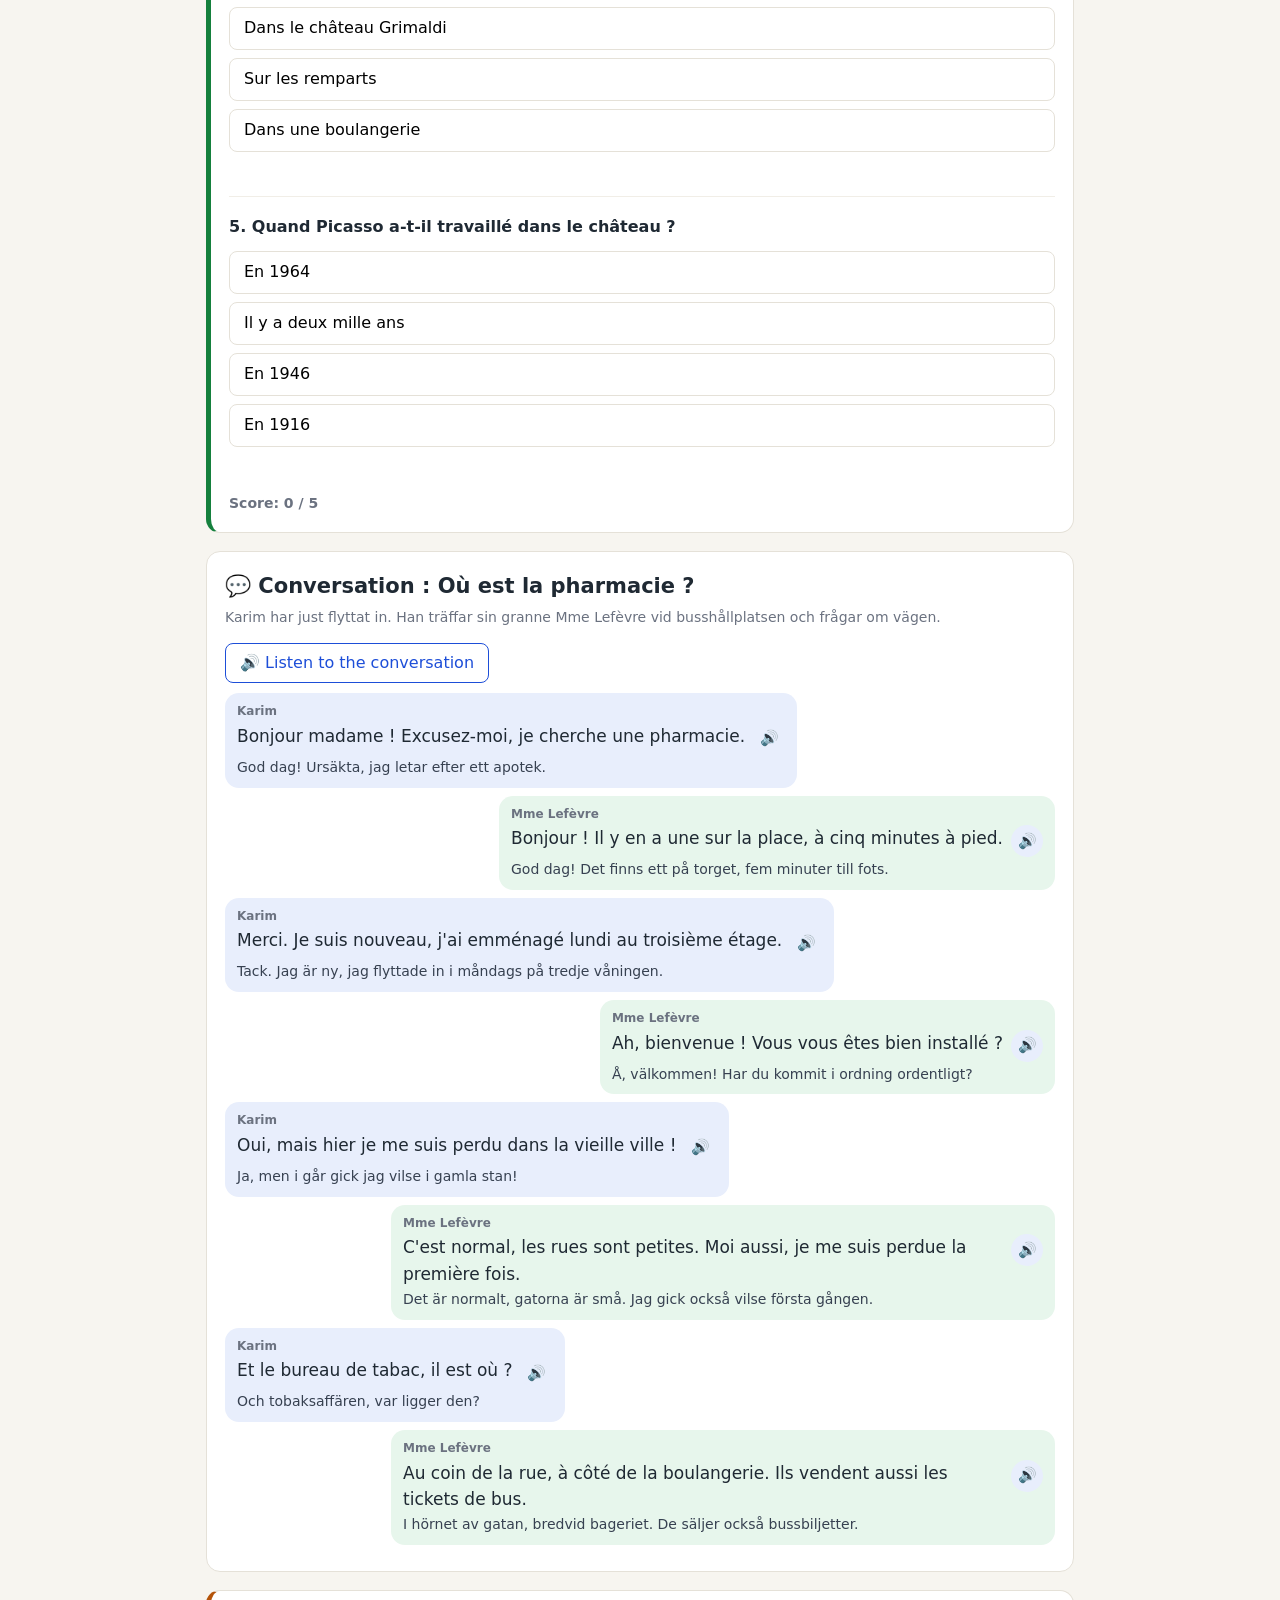
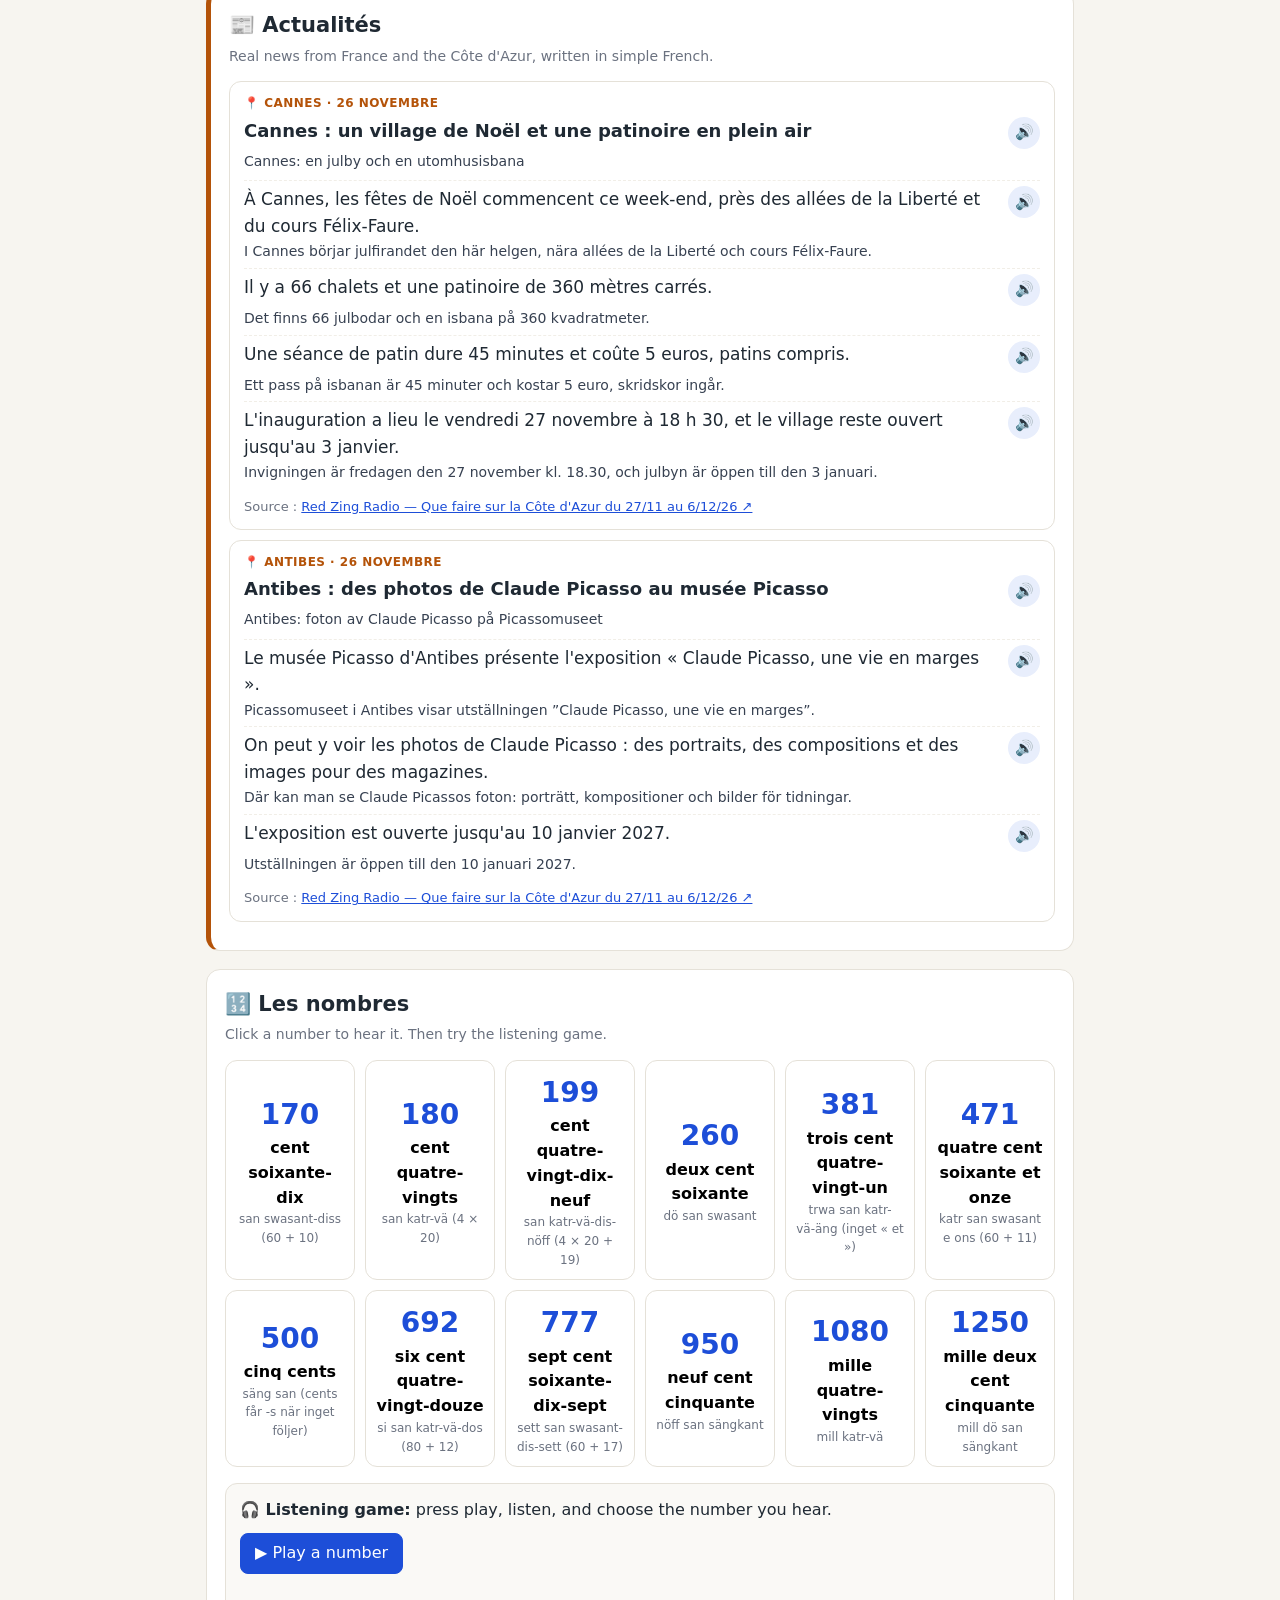
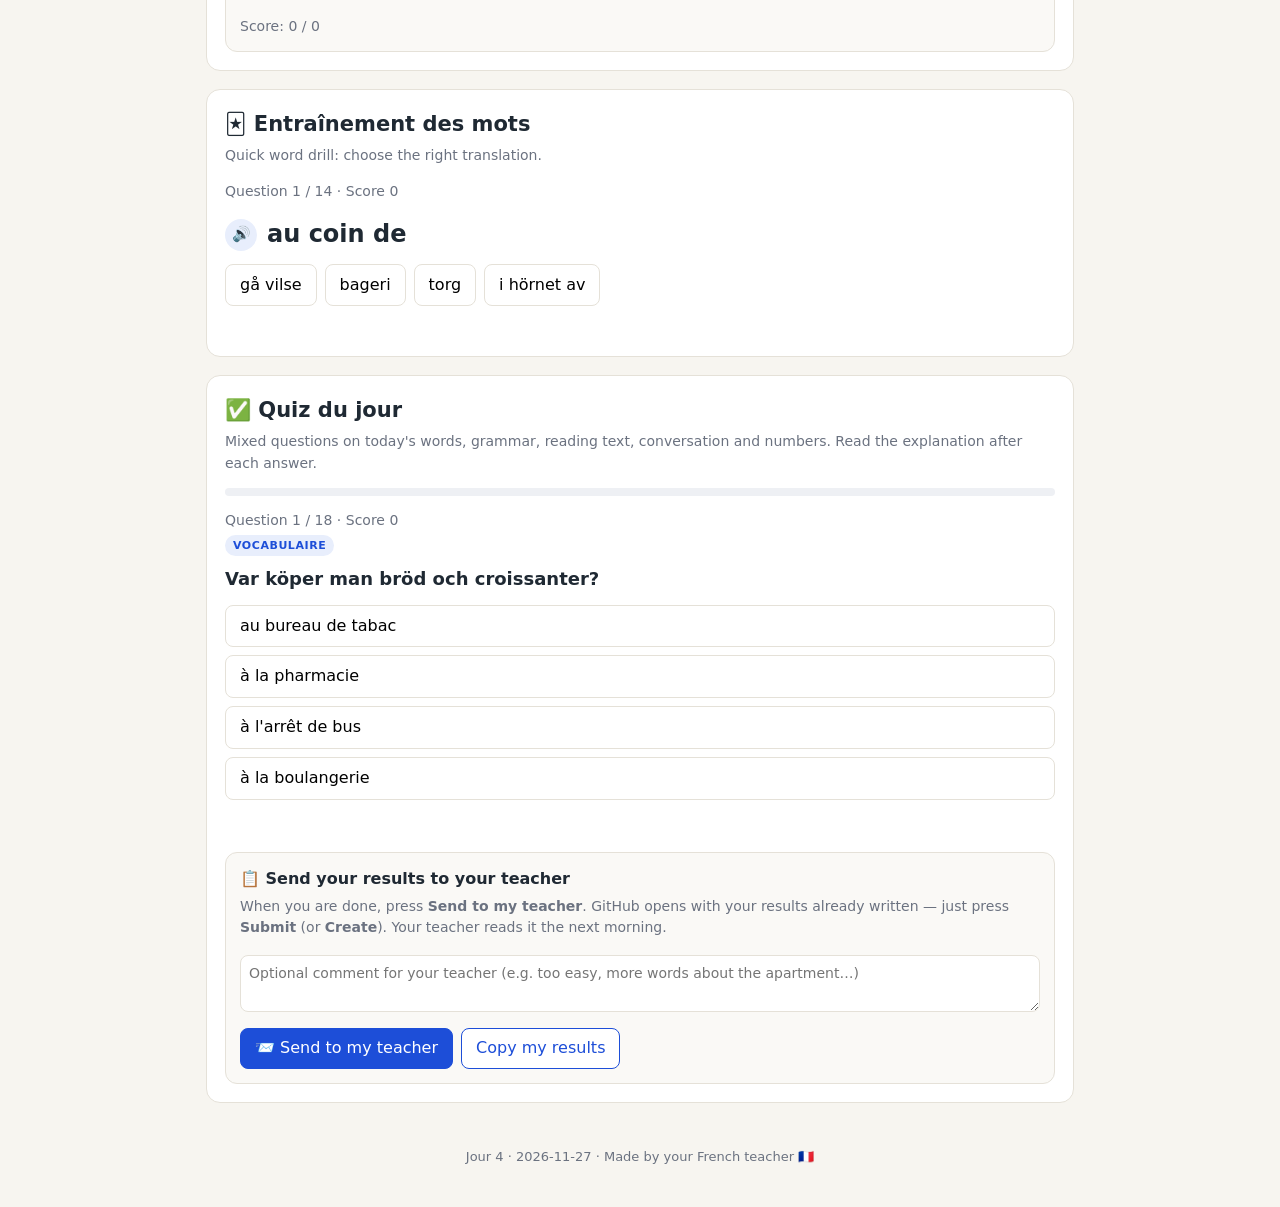
<file: days/2026-11-27.html>
<!DOCTYPE html>
<html lang="fr">
<head>
<meta charset="utf-8">
<meta name="viewport" content="width=device-width, initial-scale=1">
<title>Leçon de français</title>
<link rel="stylesheet" href="../assets/lesson.css">
</head>
<body>
<script>
/* ==========================================================================
   LESSON DATA — the teacher replaces ONLY the object between the markers.
   All texts for the learner (tr, intro, rules, notes, quiz questions, explanations)
   are written in ONE help language, given in `lang`.
   Schema:
   {
     day: Number, date: "YYYY-MM-DD", week: Number,
     lang: "en" | "sv" | "fa",                        // today's help language (chosen at random)
     theme: { fr: String, tr: String },
     words: [ { fr, tr, example, example_tr, review?: true } ],        // 10–14 items
     grammar: {
       title: String,                                 // in French, e.g. "Le passé composé : avoir ou être ?"
       intro: String,                                 // 1–2 sentences: what it is, when to use it
       rules: [String],                               // 2–5 short rules, each with a French mini-example
       table?: { caption?: String, headers: [String], rows: [[String]] },  // conjugation/forms (French)
       examples: [ { fr, tr, note? } ],               // 3–5 example sentences; note = why (short)
       watch_out?: { wrong, right, why }              // one typical mistake (French wrong/right)
     },
     reading: { title: String, lines: [ { fr, tr } ] },                 // exactly 5 short sentences
     comprehension: {                                                   // reading comprehension
       title: String,                                 // French title
       kind: String,                                  // e.g. "Petite histoire", "Le saviez-vous ?", "Un e-mail", "Une annonce"
       text: [String],                                // 6–10 simple French sentences
       text_tr: String,                               // full translation (help language), hidden until clicked
       questions: [ { q, options, answer, explain } ] // 4–5 questions: q + options in simple French, explain in help language
     },
     news: [ {                                                          // 1–3 REAL news items (or [] if none found)
       title: String, title_tr: String,               // French headline + translation
       place: String, date?: "YYYY-MM-DD",            // e.g. "Nice", "Antibes", "France"
       lines: [ { fr, tr } ],                         // 2–4 simple French sentences, own words
       source: { name: String, url: String }          // where the news comes from
     } ],
     conversation: { title: String, situation: String,
                     lines: [ { speaker, fr, tr } ] },                  // 6–10 lines
     numbers: [ { n: Number, fr: String, hint: String } ],              // 8–12 items
     quiz: [ {                                                          // 10–20 questions
       type: "vocab" | "grammar" | "reading" | "conversation" | "numbers",
       q: String,              // the question (help language)
       fr?: String,            // optional French sentence shown with a 🔊 button
       listen?: true,          // if true, fr is NOT shown — only played (listening question)
       options: [String],      // 3–4 options
       answer: Number,         // index of the correct option in `options` (0-based)
       explain: String         // short explanation (help language)
     } ]
   }
   ========================================================================== */
const LESSON = /*LESSON_DATA_START*/{
  "day": 4,
  "date": "2026-11-27",
  "week": 1,
  "lang": "sv",
  "theme": {
    "fr": "Découvrir le quartier",
    "tr": "Att upptäcka kvarteret"
  },
  "words": [
    {
      "fr": "la boulangerie",
      "tr": "bageri",
      "example": "La boulangerie ouvre à sept heures.",
      "example_tr": "Bageriet öppnar klockan sju."
    },
    {
      "fr": "la pharmacie",
      "tr": "apotek",
      "example": "Il y a une pharmacie au bout de la rue.",
      "example_tr": "Det finns ett apotek i slutet av gatan."
    },
    {
      "fr": "le bureau de tabac",
      "tr": "tobaksaffär (säljer också tidningar, frimärken, busskort)",
      "example": "J'ai acheté des timbres au bureau de tabac.",
      "example_tr": "Jag köpte frimärken i tobaksaffären."
    },
    {
      "fr": "la place",
      "tr": "torg",
      "example": "Le marché est sur la place, le samedi matin.",
      "example_tr": "Marknaden är på torget på lördagsmorgonen."
    },
    {
      "fr": "la rue",
      "tr": "gata",
      "example": "J'habite dans une petite rue calme.",
      "example_tr": "Jag bor på en liten lugn gata."
    },
    {
      "fr": "au coin de",
      "tr": "i hörnet av",
      "example": "Le café est au coin de la rue.",
      "example_tr": "Kaféet ligger i hörnet av gatan."
    },
    {
      "fr": "l'arrêt de bus (m)",
      "tr": "busshållplats",
      "example": "L'arrêt de bus est juste devant la pharmacie.",
      "example_tr": "Busshållplatsen ligger precis framför apoteket."
    },
    {
      "fr": "se promener",
      "tr": "promenera, ta en promenad",
      "example": "Le dimanche, je me promène sur les remparts.",
      "example_tr": "På söndagar promenerar jag på stadsmuren."
    },
    {
      "fr": "se perdre",
      "tr": "gå vilse",
      "example": "Elle s'est perdue dans la vieille ville.",
      "example_tr": "Hon gick vilse i gamla stan."
    },
    {
      "fr": "se renseigner",
      "tr": "ta reda på, fråga om information",
      "example": "Je me suis renseigné à l'office de tourisme.",
      "example_tr": "Jag frågade om information på turistbyrån."
    },
    {
      "fr": "le déménagement",
      "tr": "flytten",
      "example": "Après le déménagement, j'ai visité le quartier.",
      "example_tr": "Efter flytten besökte jag kvarteret.",
      "review": true
    },
    {
      "fr": "emménager",
      "tr": "flytta in",
      "example": "Mes voisins ont emménagé la semaine dernière.",
      "example_tr": "Mina grannar flyttade in förra veckan.",
      "review": true
    },
    {
      "fr": "s'installer",
      "tr": "installera sig, komma i ordning",
      "example": "Nous nous sommes bien installés à Antibes.",
      "example_tr": "Vi har kommit i ordning bra i Antibes.",
      "review": true
    },
    {
      "fr": "le gardien / la gardienne",
      "tr": "fastighetsskötare",
      "example": "Le gardien m'a montré la boulangerie la plus proche.",
      "example_tr": "Fastighetsskötaren visade mig det närmaste bageriet.",
      "review": true
    }
  ],
  "grammar": {
    "title": "Les verbes pronominaux au passé composé",
    "intro": "Reflexiva verb (se promener, se perdre, s'installer…) bildar alltid passé composé med « être ». Participet böjs efter subjektet, precis som med aller, venir, arriver…",
    "rules": [
      "Alla reflexiva verb tar « être » : je me suis promené(e), nous nous sommes perdu(e)s.",
      "Pronomenet (me, te, se, nous, vous) står före « être » : elle s'est renseignée.",
      "Participet böjs efter subjektet : + e (femininum), + s (plural), + es (femininum plural) : elles se sont installées.",
      "Negation : « ne » före pronomenet, « pas » efter « être » : je ne me suis pas perdu.",
      "Me, te, se blir m', t', s' före vokal eller « être » : tu t'es promené, il s'est perdu."
    ],
    "table": {
      "caption": "se promener i passé composé",
      "headers": [
        "",
        "se promener",
        "negation"
      ],
      "rows": [
        [
          "je",
          "me suis promené(e)",
          "ne me suis pas promené(e)"
        ],
        [
          "tu",
          "t'es promené(e)",
          "ne t'es pas promené(e)"
        ],
        [
          "il / elle",
          "s'est promené / promenée",
          "ne s'est pas promené(e)"
        ],
        [
          "nous",
          "nous sommes promené(e)s",
          "ne nous sommes pas promené(e)s"
        ],
        [
          "vous",
          "vous êtes promené(e)(s)",
          "ne vous êtes pas promené(e)(s)"
        ],
        [
          "ils / elles",
          "se sont promenés / promenées",
          "ne se sont pas promené(e)s"
        ]
      ]
    },
    "examples": [
      {
        "fr": "Hier, je me suis promené dans la vieille ville.",
        "tr": "I går promenerade jag i gamla stan.",
        "note": "reflexivt verb → être · subjektet är en man → ingen ändelse"
      },
      {
        "fr": "Marie s'est perdue près du port.",
        "tr": "Marie gick vilse nära hamnen.",
        "note": "Marie = femininum → perdue (+ e)"
      },
      {
        "fr": "Nous nous sommes renseignés à la mairie.",
        "tr": "Vi frågade om information på kommunkontoret.",
        "note": "nous (män eller blandat) → renseignés (+ s)"
      },
      {
        "fr": "Mes voisines se sont installées en octobre.",
        "tr": "Mina grannar (kvinnor) flyttade in i oktober.",
        "note": "femininum plural → installées (+ es)"
      },
      {
        "fr": "Tu ne t'es pas levé tôt ce matin ?",
        "tr": "Gick du inte upp tidigt i morse?",
        "note": "negation: ne + t'es + pas + particip"
      }
    ],
    "watch_out": {
      "wrong": "Elle s'a promenée dans le quartier.",
      "right": "Elle s'est promenée dans le quartier.",
      "why": "Reflexiva verb tar aldrig « avoir » i passé composé – alltid « être »."
    }
  },
  "reading": {
    "title": "Samedi matin dans le quartier",
    "lines": [
      {
        "fr": "Samedi, Lina s'est levée tôt pour découvrir son nouveau quartier.",
        "tr": "I lördags gick Lina upp tidigt för att upptäcka sitt nya kvarter."
      },
      {
        "fr": "Elle a acheté un croissant à la boulangerie, au coin de la rue.",
        "tr": "Hon köpte en croissant på bageriet i hörnet av gatan."
      },
      {
        "fr": "Ensuite, elle s'est promenée jusqu'à la place du marché.",
        "tr": "Sedan promenerade hon ända till torget där marknaden är."
      },
      {
        "fr": "Dans les petites rues de la vieille ville, elle s'est perdue !",
        "tr": "På de små gatorna i gamla stan gick hon vilse!"
      },
      {
        "fr": "Heureusement, le pharmacien lui a montré l'arrêt de bus.",
        "tr": "Som tur var visade apotekaren henne busshållplatsen."
      }
    ]
  },
  "comprehension": {
    "title": "Antibes et ses remparts",
    "kind": "Le saviez-vous ?",
    "text": [
      "Antibes est une très vieille ville.",
      "Les Grecs l'ont fondée il y a plus de deux mille ans.",
      "Ils l'ont appelée Antipolis, « la ville d'en face ».",
      "En face, il y a Nice, de l'autre côté de la baie.",
      "Dans la vieille ville, on peut se promener sur les remparts, au bord de la mer.",
      "Le musée Picasso est dans le château Grimaldi, juste à côté.",
      "Picasso a travaillé dans ce château en 1946.",
      "Aujourd'hui, beaucoup de touristes et d'habitants aiment se promener dans ce quartier."
    ],
    "text_tr": "Antibes är en mycket gammal stad. Grekerna grundade den för mer än två tusen år sedan. De kallade den Antipolis, ”staden mittemot”. Mittemot ligger Nice, på andra sidan bukten. I gamla stan kan man promenera på stadsmuren vid havet. Picassomuseet ligger i slottet Grimaldi, precis bredvid. Picasso arbetade i det här slottet 1946. I dag tycker många turister och invånare om att promenera i det här kvarteret.",
    "questions": [
      {
        "q": "Qui a fondé Antibes ?",
        "options": [
          "Les Romains",
          "Les Grecs",
          "Picasso",
          "Les habitants de Nice"
        ],
        "answer": 1,
        "explain": "Mening 2: « Les Grecs l'ont fondée il y a plus de deux mille ans. »"
      },
      {
        "q": "Que veut dire « Antipolis » ?",
        "options": [
          "La ville d'en face",
          "La vieille ville",
          "La ville de la mer",
          "La ville du château"
        ],
        "answer": 0,
        "explain": "Mening 3: « Antipolis, ‹ la ville d'en face › »."
      },
      {
        "q": "Quelle ville est en face d'Antibes, de l'autre côté de la baie ?",
        "options": [
          "Cannes",
          "Monaco",
          "Nice",
          "Marseille"
        ],
        "answer": 2,
        "explain": "Mening 4: « En face, il y a Nice, de l'autre côté de la baie. »"
      },
      {
        "q": "Où est le musée Picasso ?",
        "options": [
          "Sur la place du marché",
          "Dans une boulangerie",
          "Sur les remparts",
          "Dans le château Grimaldi"
        ],
        "answer": 3,
        "explain": "Mening 6: « Le musée Picasso est dans le château Grimaldi. »"
      },
      {
        "q": "Quand Picasso a-t-il travaillé dans le château ?",
        "options": [
          "En 1946",
          "En 1964",
          "En 1916",
          "Il y a deux mille ans"
        ],
        "answer": 0,
        "explain": "Mening 7: « Picasso a travaillé dans ce château en 1946. » (mille neuf cent quarante-six)"
      }
    ]
  },
  "news": [
    {
      "title": "Cannes : un village de Noël et une patinoire en plein air",
      "title_tr": "Cannes: en julby och en utomhusisbana",
      "place": "Cannes",
      "date": "2026-11-26",
      "lines": [
        {
          "fr": "À Cannes, les fêtes de Noël commencent ce week-end, près des allées de la Liberté et du cours Félix-Faure.",
          "tr": "I Cannes börjar julfirandet den här helgen, nära allées de la Liberté och cours Félix-Faure."
        },
        {
          "fr": "Il y a 66 chalets et une patinoire de 360 mètres carrés.",
          "tr": "Det finns 66 julbodar och en isbana på 360 kvadratmeter."
        },
        {
          "fr": "Une séance de patin dure 45 minutes et coûte 5 euros, patins compris.",
          "tr": "Ett pass på isbanan är 45 minuter och kostar 5 euro, skridskor ingår."
        },
        {
          "fr": "L'inauguration a lieu le vendredi 27 novembre à 18 h 30, et le village reste ouvert jusqu'au 3 janvier.",
          "tr": "Invigningen är fredagen den 27 november kl. 18.30, och julbyn är öppen till den 3 januari."
        }
      ],
      "source": {
        "name": "Red Zing Radio — Que faire sur la Côte d'Azur du 27/11 au 6/12/26",
        "url": "https://redzingradio.com/2026/11/26/que-faire-sur-la-cote-dazur-du-27-11-au-6-12-26"
      }
    },
    {
      "title": "Antibes : des photos de Claude Picasso au musée Picasso",
      "title_tr": "Antibes: foton av Claude Picasso på Picassomuseet",
      "place": "Antibes",
      "date": "2026-11-26",
      "lines": [
        {
          "fr": "Le musée Picasso d'Antibes présente l'exposition « Claude Picasso, une vie en marges ».",
          "tr": "Picassomuseet i Antibes visar utställningen ”Claude Picasso, une vie en marges”."
        },
        {
          "fr": "On peut y voir les photos de Claude Picasso : des portraits, des compositions et des images pour des magazines.",
          "tr": "Där kan man se Claude Picassos foton: porträtt, kompositioner och bilder för tidningar."
        },
        {
          "fr": "L'exposition est ouverte jusqu'au 10 janvier 2027.",
          "tr": "Utställningen är öppen till den 10 januari 2027."
        }
      ],
      "source": {
        "name": "Red Zing Radio — Que faire sur la Côte d'Azur du 27/11 au 6/12/26",
        "url": "https://redzingradio.com/2026/11/26/que-faire-sur-la-cote-dazur-du-27-11-au-6-12-26"
      }
    }
  ],
  "conversation": {
    "title": "Où est la pharmacie ?",
    "situation": "Karim har just flyttat in. Han träffar sin granne Mme Lefèvre vid busshållplatsen och frågar om vägen.",
    "lines": [
      {
        "speaker": "Karim",
        "fr": "Bonjour madame ! Excusez-moi, je cherche une pharmacie.",
        "tr": "God dag! Ursäkta, jag letar efter ett apotek."
      },
      {
        "speaker": "Mme Lefèvre",
        "fr": "Bonjour ! Il y en a une sur la place, à cinq minutes à pied.",
        "tr": "God dag! Det finns ett på torget, fem minuter till fots."
      },
      {
        "speaker": "Karim",
        "fr": "Merci. Je suis nouveau, j'ai emménagé lundi au troisième étage.",
        "tr": "Tack. Jag är ny, jag flyttade in i måndags på tredje våningen."
      },
      {
        "speaker": "Mme Lefèvre",
        "fr": "Ah, bienvenue ! Vous vous êtes bien installé ?",
        "tr": "Å, välkommen! Har du kommit i ordning ordentligt?"
      },
      {
        "speaker": "Karim",
        "fr": "Oui, mais hier je me suis perdu dans la vieille ville !",
        "tr": "Ja, men i går gick jag vilse i gamla stan!"
      },
      {
        "speaker": "Mme Lefèvre",
        "fr": "C'est normal, les rues sont petites. Moi aussi, je me suis perdue la première fois.",
        "tr": "Det är normalt, gatorna är små. Jag gick också vilse första gången."
      },
      {
        "speaker": "Karim",
        "fr": "Et le bureau de tabac, il est où ?",
        "tr": "Och tobaksaffären, var ligger den?"
      },
      {
        "speaker": "Mme Lefèvre",
        "fr": "Au coin de la rue, à côté de la boulangerie. Ils vendent aussi les tickets de bus.",
        "tr": "I hörnet av gatan, bredvid bageriet. De säljer också bussbiljetter."
      }
    ]
  },
  "numbers": [
    {
      "n": 170,
      "fr": "cent soixante-dix",
      "hint": "san swasant-diss (60 + 10)"
    },
    {
      "n": 180,
      "fr": "cent quatre-vingts",
      "hint": "san katr-vä (4 × 20)"
    },
    {
      "n": 199,
      "fr": "cent quatre-vingt-dix-neuf",
      "hint": "san katr-vä-dis-nöff (4 × 20 + 19)"
    },
    {
      "n": 260,
      "fr": "deux cent soixante",
      "hint": "dö san swasant"
    },
    {
      "n": 381,
      "fr": "trois cent quatre-vingt-un",
      "hint": "trwa san katr-vä-äng (inget « et »)"
    },
    {
      "n": 471,
      "fr": "quatre cent soixante et onze",
      "hint": "katr san swasant e ons (60 + 11)"
    },
    {
      "n": 500,
      "fr": "cinq cents",
      "hint": "säng san (cents får -s när inget följer)"
    },
    {
      "n": 692,
      "fr": "six cent quatre-vingt-douze",
      "hint": "si san katr-vä-dos (80 + 12)"
    },
    {
      "n": 777,
      "fr": "sept cent soixante-dix-sept",
      "hint": "sett san swasant-dis-sett (60 + 17)"
    },
    {
      "n": 950,
      "fr": "neuf cent cinquante",
      "hint": "nöff san sängkant"
    },
    {
      "n": 1080,
      "fr": "mille quatre-vingts",
      "hint": "mill katr-vä"
    },
    {
      "n": 1250,
      "fr": "mille deux cent cinquante",
      "hint": "mill dö san sängkant"
    }
  ],
  "quiz": [
    {
      "type": "vocab",
      "q": "Var köper man bröd och croissanter?",
      "options": [
        "à la pharmacie",
        "à la boulangerie",
        "au bureau de tabac",
        "à l'arrêt de bus"
      ],
      "answer": 1,
      "explain": "la boulangerie = bageri. På apoteket (la pharmacie) köper man medicin."
    },
    {
      "type": "vocab",
      "q": "Var kan man köpa frimärken och bussbiljetter i Frankrike?",
      "options": [
        "à la boulangerie",
        "sur la place",
        "au bureau de tabac",
        "à la cave"
      ],
      "answer": 2,
      "explain": "Le bureau de tabac (le tabac) säljer tidningar, frimärken och ofta bussbiljetter."
    },
    {
      "type": "vocab",
      "q": "Vad betyder « se perdre » ?",
      "options": [
        "ta en promenad",
        "gå vilse",
        "flytta in",
        "fråga om information"
      ],
      "answer": 1,
      "explain": "se perdre = gå vilse. se promener = promenera, se renseigner = fråga om information."
    },
    {
      "type": "vocab",
      "q": "« Le café est ___ de la rue. » (i hörnet av)",
      "fr": "Le café est ___ de la rue.",
      "options": [
        "au coin",
        "à la coin",
        "au place",
        "en coin"
      ],
      "answer": 0,
      "explain": "le coin är maskulinum: à + le = au → au coin de la rue."
    },
    {
      "type": "vocab",
      "q": "Repetition: vad betyder « emménager » ?",
      "options": [
        "flytta ut",
        "flytta in",
        "städa",
        "möblera"
      ],
      "answer": 1,
      "explain": "emménager = flytta in (i en ny bostad). Le déménagement = flytten."
    },
    {
      "type": "grammar",
      "q": "Välj rätt hjälpverb.",
      "fr": "Hier, je ___ promené sur les remparts.",
      "options": [
        "m'ai",
        "me suis",
        "me sont",
        "ai"
      ],
      "answer": 1,
      "explain": "Reflexiva verb tar alltid « être »: je me suis promené."
    },
    {
      "type": "grammar",
      "q": "Välj rätt form av participet (subjektet är en kvinna).",
      "fr": "Marie s'est ___ dans la vieille ville.",
      "options": [
        "perdu",
        "perdus",
        "perdue",
        "perdé"
      ],
      "answer": 2,
      "explain": "Med être böjs participet efter subjektet: Marie = femininum → perdue (+ e)."
    },
    {
      "type": "grammar",
      "q": "Välj rätt form (« elles » = flera kvinnor).",
      "fr": "Mes voisines se sont ___ en octobre.",
      "options": [
        "installé",
        "installés",
        "installée",
        "installées"
      ],
      "answer": 3,
      "explain": "Femininum plural → + es: elles se sont installées."
    },
    {
      "type": "grammar",
      "q": "Var står negationen? Välj den korrekta meningen.",
      "options": [
        "Je me ne suis pas perdu.",
        "Je ne me suis pas perdu.",
        "Je ne suis pas me perdu.",
        "Je ne me suis perdu pas."
      ],
      "answer": 1,
      "explain": "« ne » före pronomenet, « pas » efter « être »: je ne me suis pas perdu."
    },
    {
      "type": "grammar",
      "q": "Repetition (oregelbundet particip): välj rätt form.",
      "fr": "Nous avons ___ le bus pour aller au port.",
      "options": [
        "prendu",
        "pris",
        "prenu",
        "prit"
      ],
      "answer": 1,
      "explain": "prendre → pris (oregelbundet). Jämför: recevoir → reçu, mettre → mis."
    },
    {
      "type": "grammar",
      "q": "Repetition: « monter » med ett objekt (les courses). Välj rätt hjälpverb.",
      "fr": "Le gardien ___ monté les courses de madame Roche.",
      "options": [
        "est",
        "a",
        "s'est",
        "sont"
      ],
      "answer": 1,
      "explain": "monter + direkt objekt (les courses) → avoir: il a monté les courses. Utan objekt: il est monté."
    },
    {
      "type": "reading",
      "q": "Läsning: vad gjorde Lina i de små gatorna i gamla stan?",
      "options": [
        "Hon köpte en croissant.",
        "Hon gick vilse.",
        "Hon tog bussen.",
        "Hon träffade fastighetsskötaren."
      ],
      "answer": 1,
      "explain": "« Dans les petites rues de la vieille ville, elle s'est perdue ! »"
    },
    {
      "type": "reading",
      "q": "Läsning: vem visade Lina busshållplatsen?",
      "options": [
        "bagaren",
        "en granne",
        "apotekaren",
        "fastighetsskötaren"
      ],
      "answer": 2,
      "explain": "« Heureusement, le pharmacien lui a montré l'arrêt de bus. » le pharmacien = apotekaren."
    },
    {
      "type": "conversation",
      "q": "Dialog: hur långt bort är apoteket?",
      "options": [
        "två minuter med bil",
        "fem minuter till fots",
        "femton minuter med buss",
        "i hörnet av gatan"
      ],
      "answer": 1,
      "explain": "« Il y en a une sur la place, à cinq minutes à pied. » à pied = till fots."
    },
    {
      "type": "conversation",
      "q": "Dialog: varför säger Mme Lefèvre « je me suis perdue » med -e?",
      "options": [
        "För att « la vieille ville » är femininum.",
        "För att hon är en kvinna.",
        "För att verbet tar avoir.",
        "För att det är plural."
      ],
      "answer": 1,
      "explain": "Med être böjs participet efter subjektet. Subjektet « je » är här en kvinna → perdue."
    },
    {
      "type": "conversation",
      "q": "Dialog: vad säljer tobaksaffären också, enligt Mme Lefèvre?",
      "options": [
        "bröd",
        "medicin",
        "bussbiljetter",
        "möbler"
      ],
      "answer": 2,
      "explain": "« Ils vendent aussi les tickets de bus. »"
    },
    {
      "type": "numbers",
      "q": "Lyssna och välj talet du hör.",
      "fr": "six cent quatre-vingt-douze",
      "listen": true,
      "options": [
        "672",
        "692",
        "482",
        "612"
      ],
      "answer": 1,
      "explain": "six cents (600) + quatre-vingt-douze (4 × 20 + 12 = 92) = 692."
    },
    {
      "type": "numbers",
      "q": "Hur säger man 471 på franska?",
      "options": [
        "quatre cent soixante-onze",
        "quatre cents soixante et onze",
        "quatre cent soixante et onze",
        "quatre cent septante et un"
      ],
      "answer": 2,
      "explain": "71 = soixante et onze (60 + 11). « cent » får inget -s när ett annat tal följer."
    }
  ]
}/*LESSON_DATA_END*/;
</script>
<script src="../assets/lesson.js"></script>
</body>
</html>
</file>
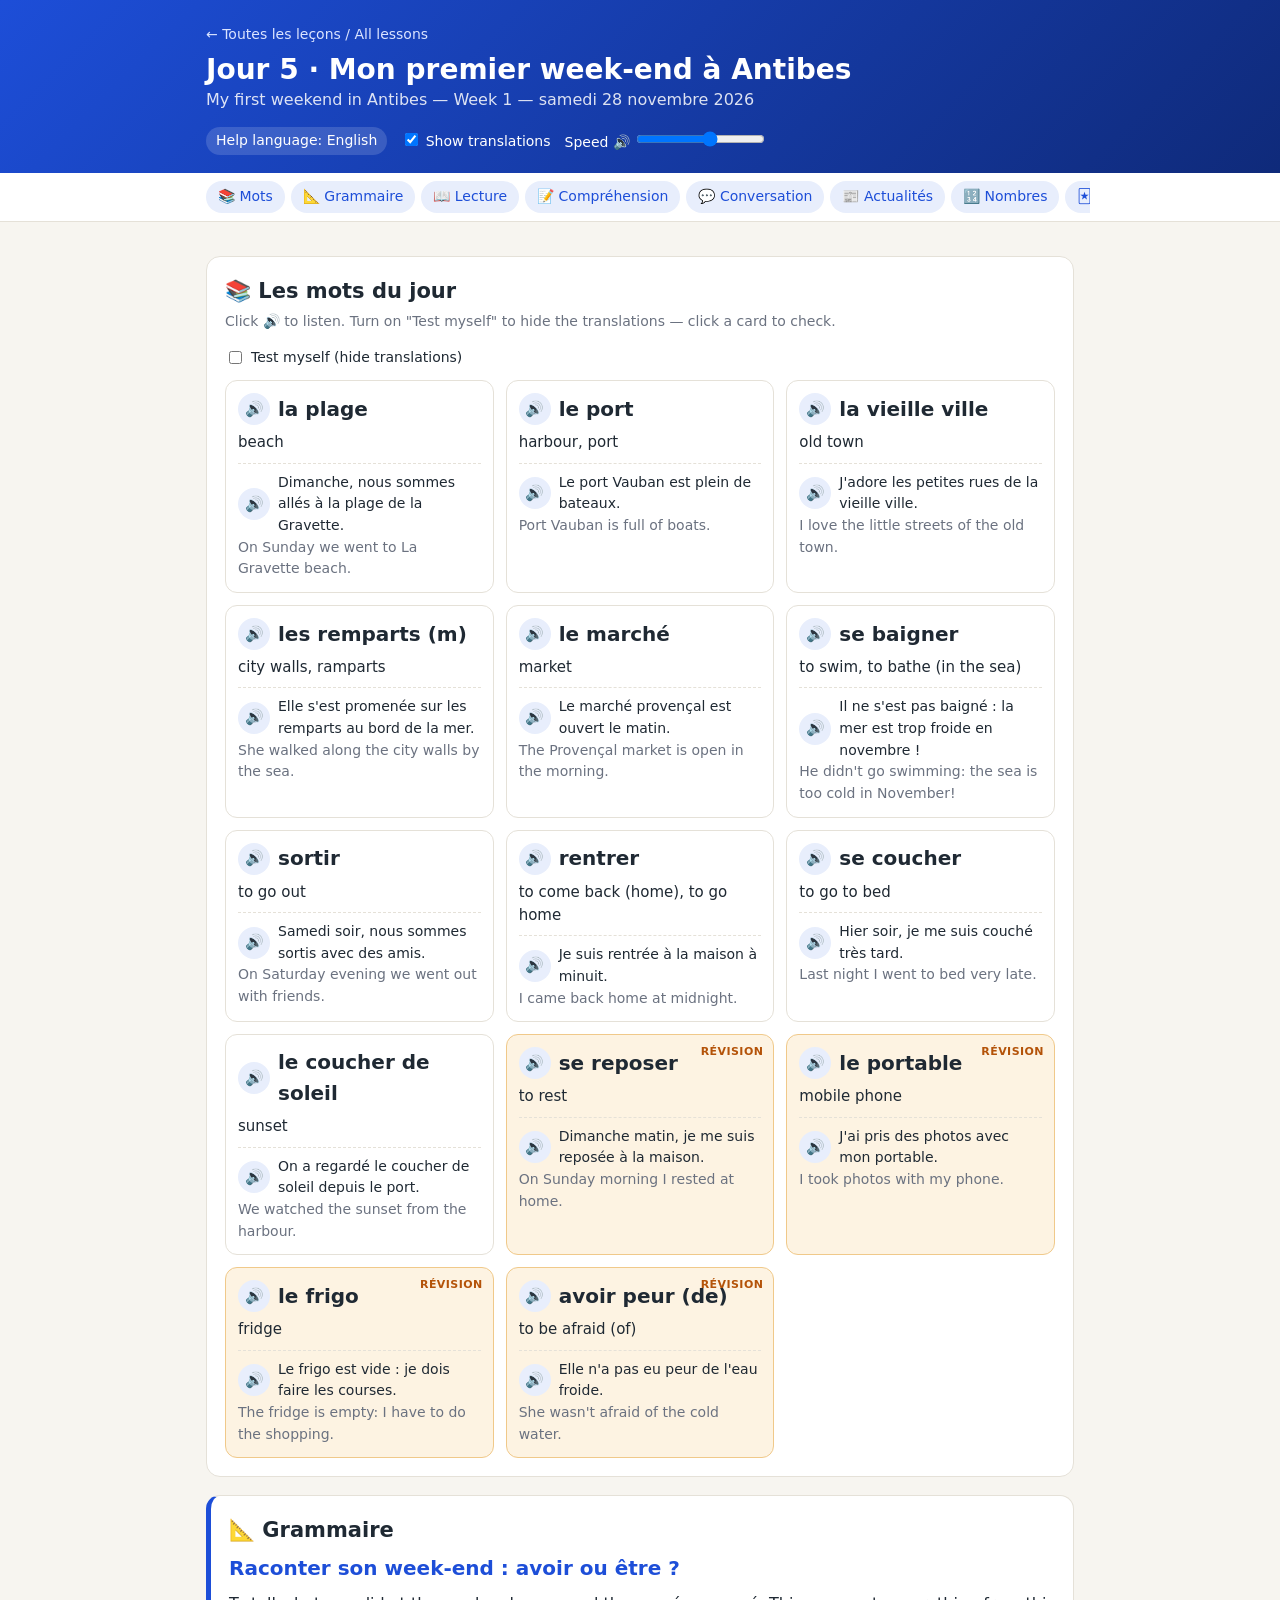
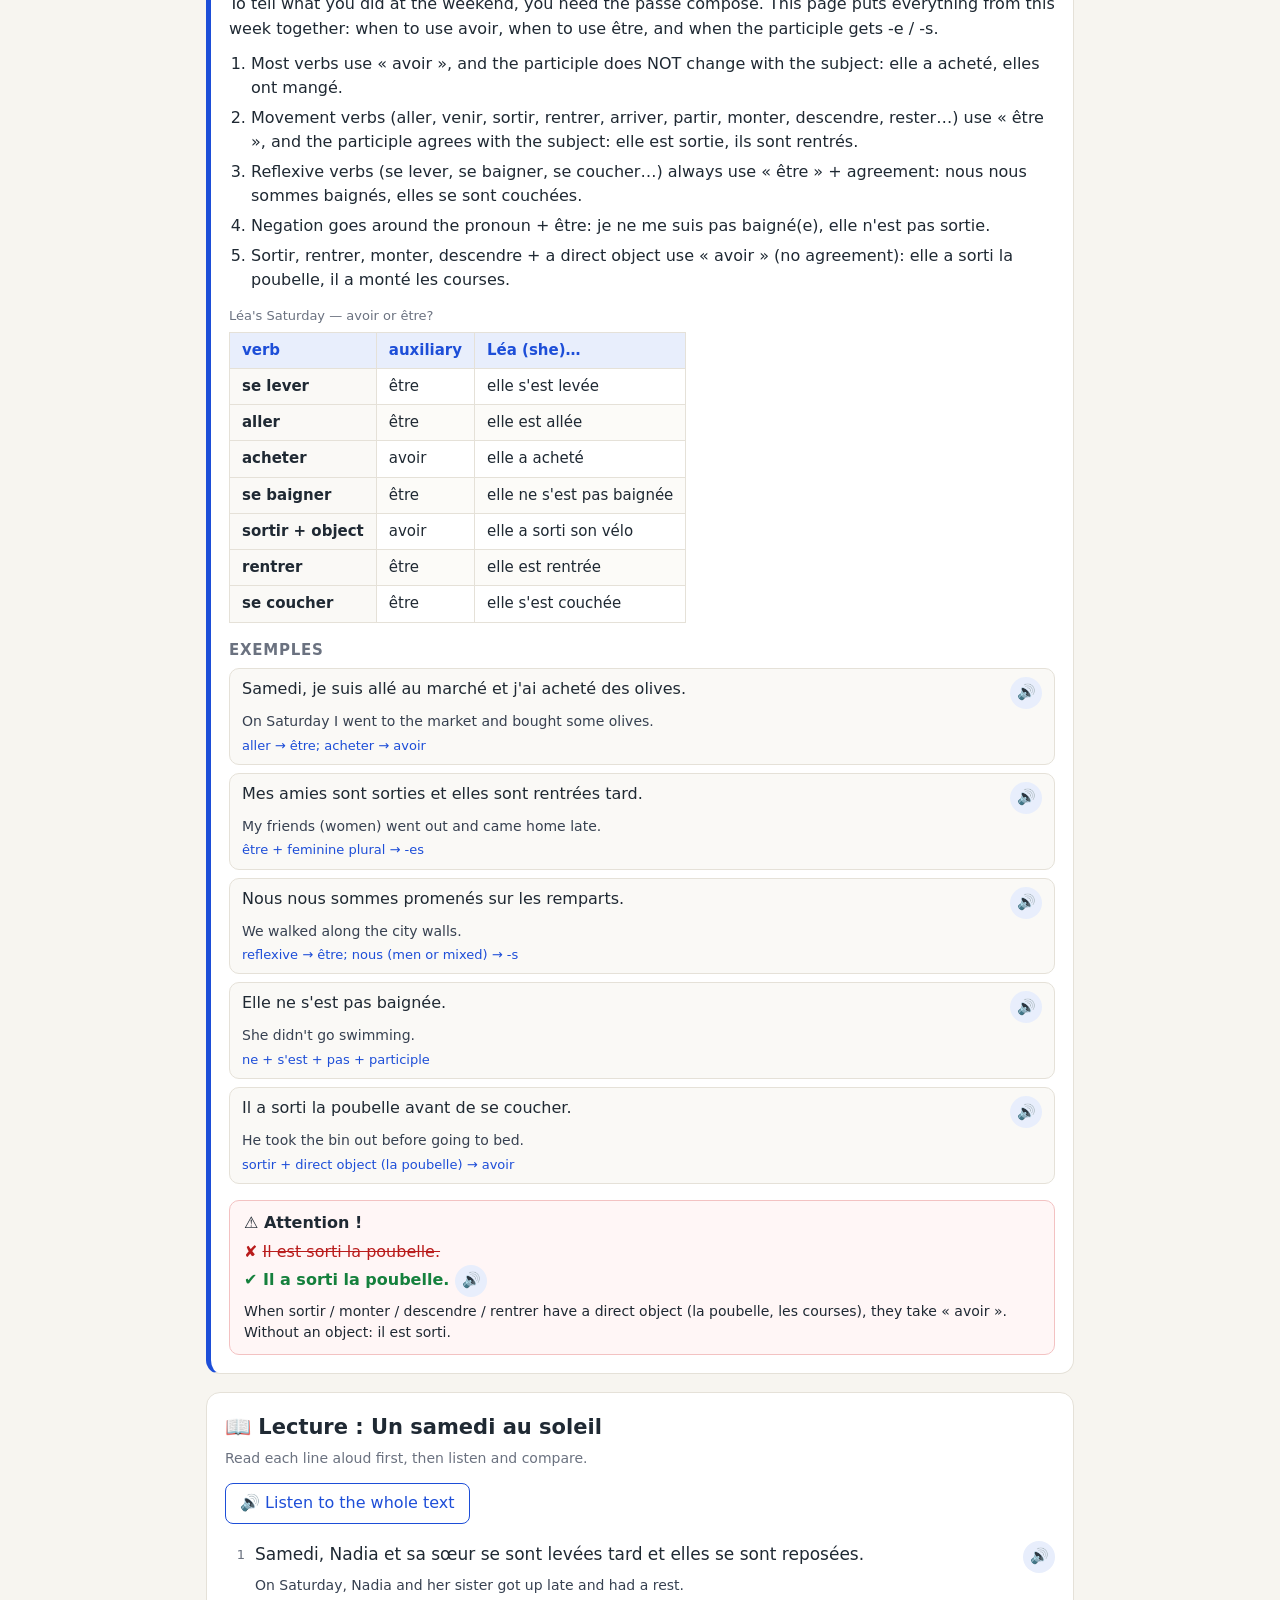
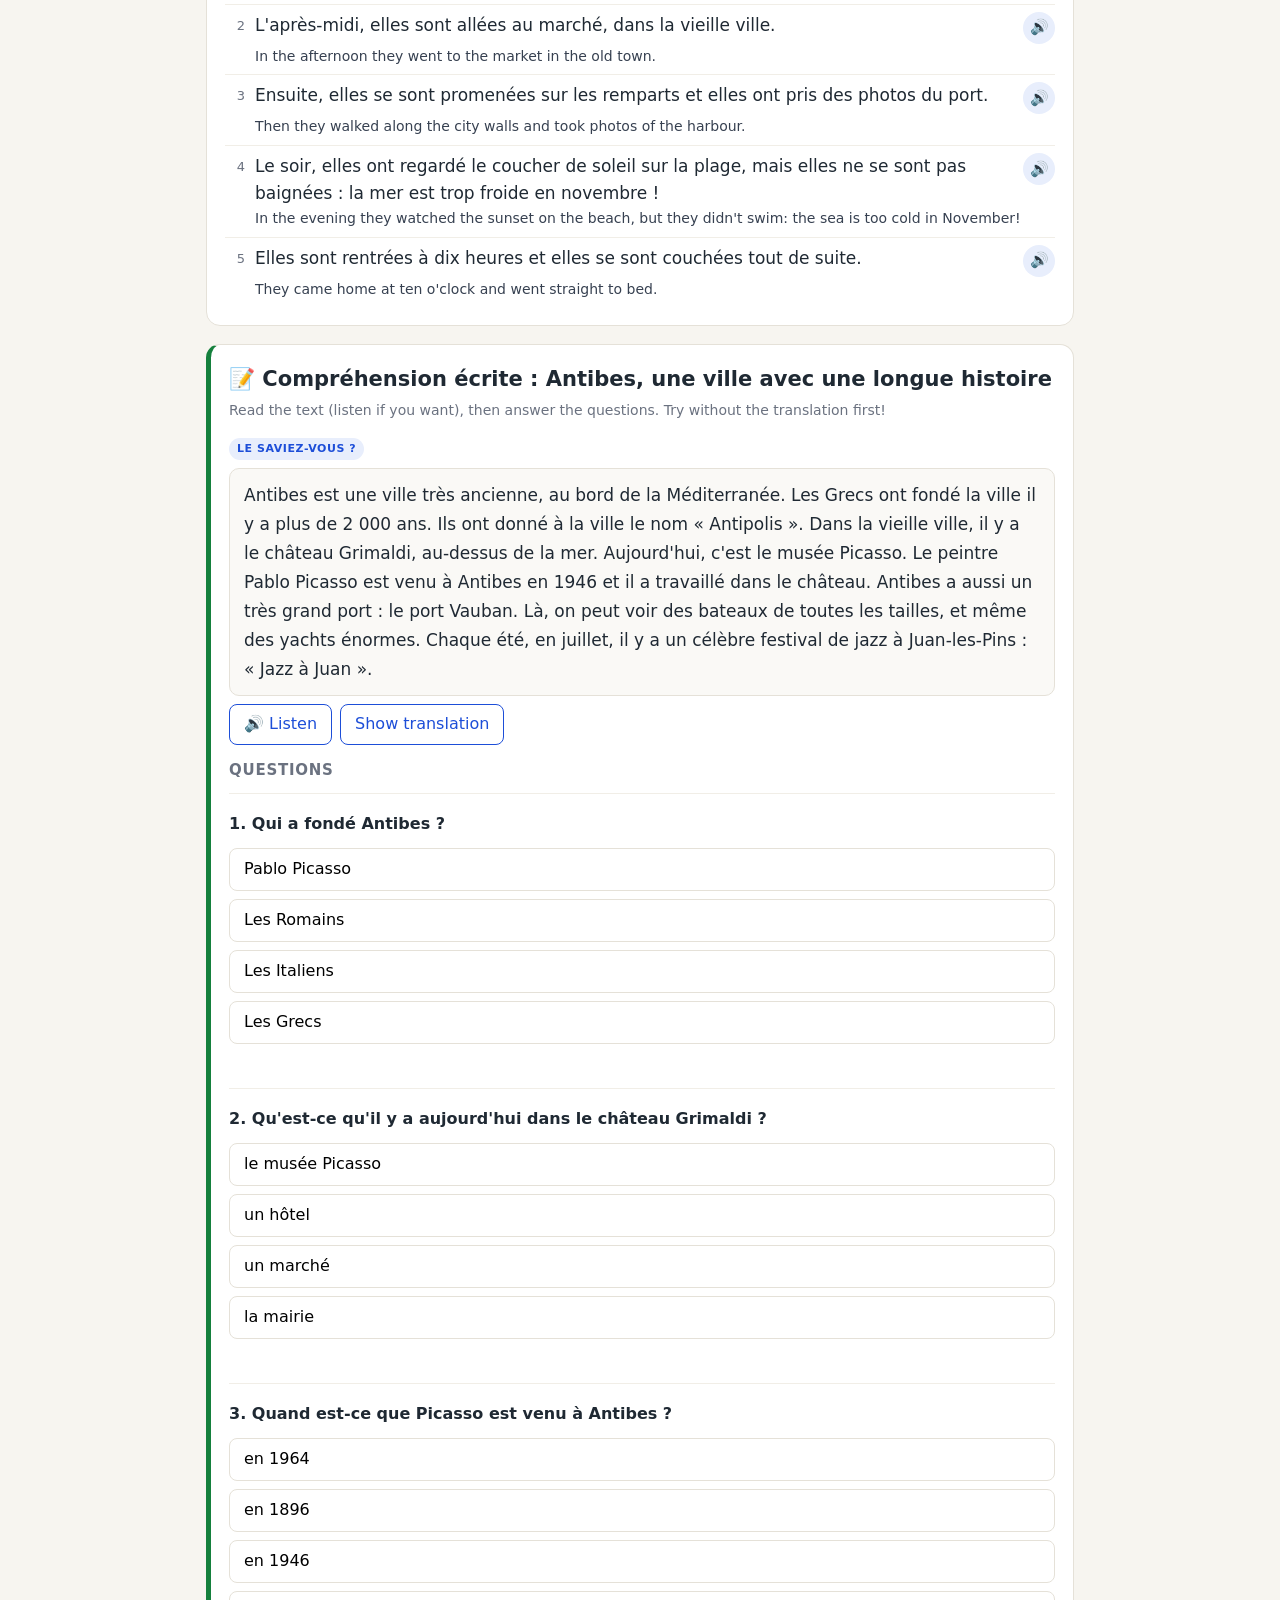
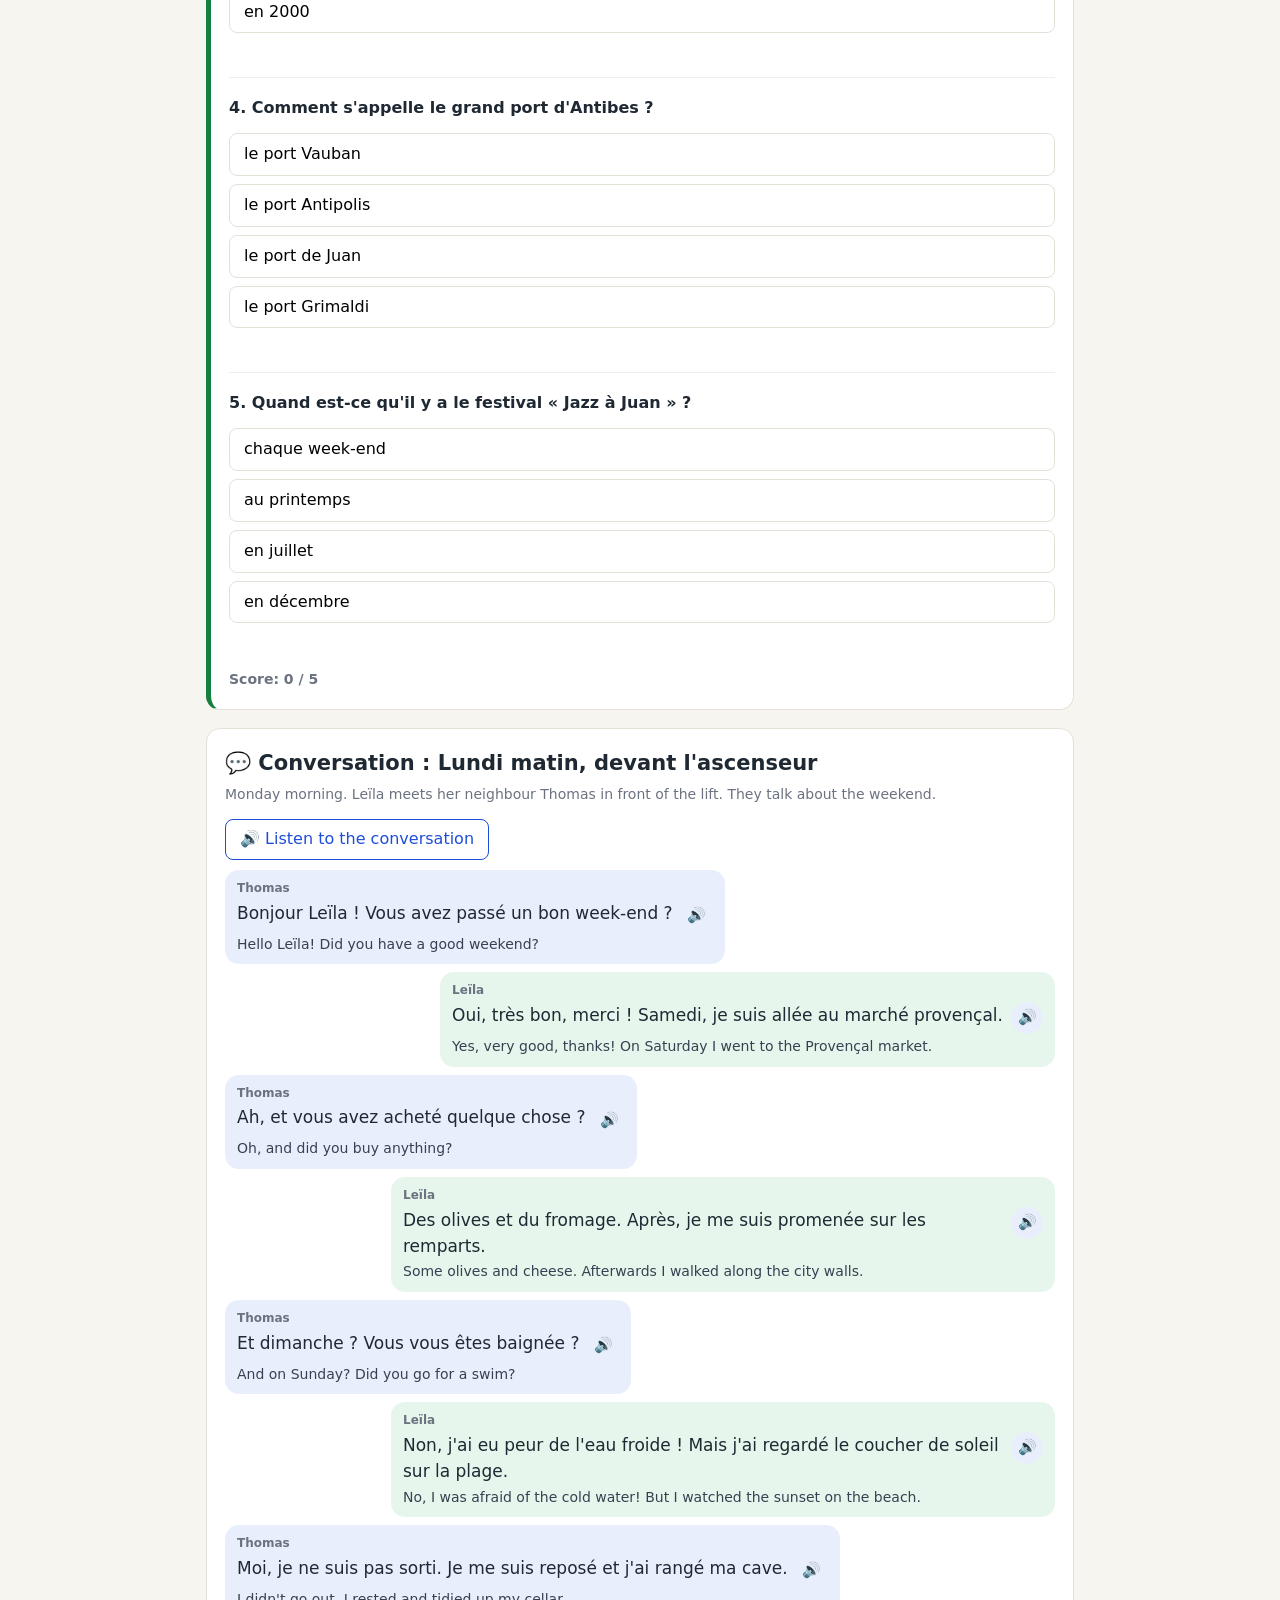
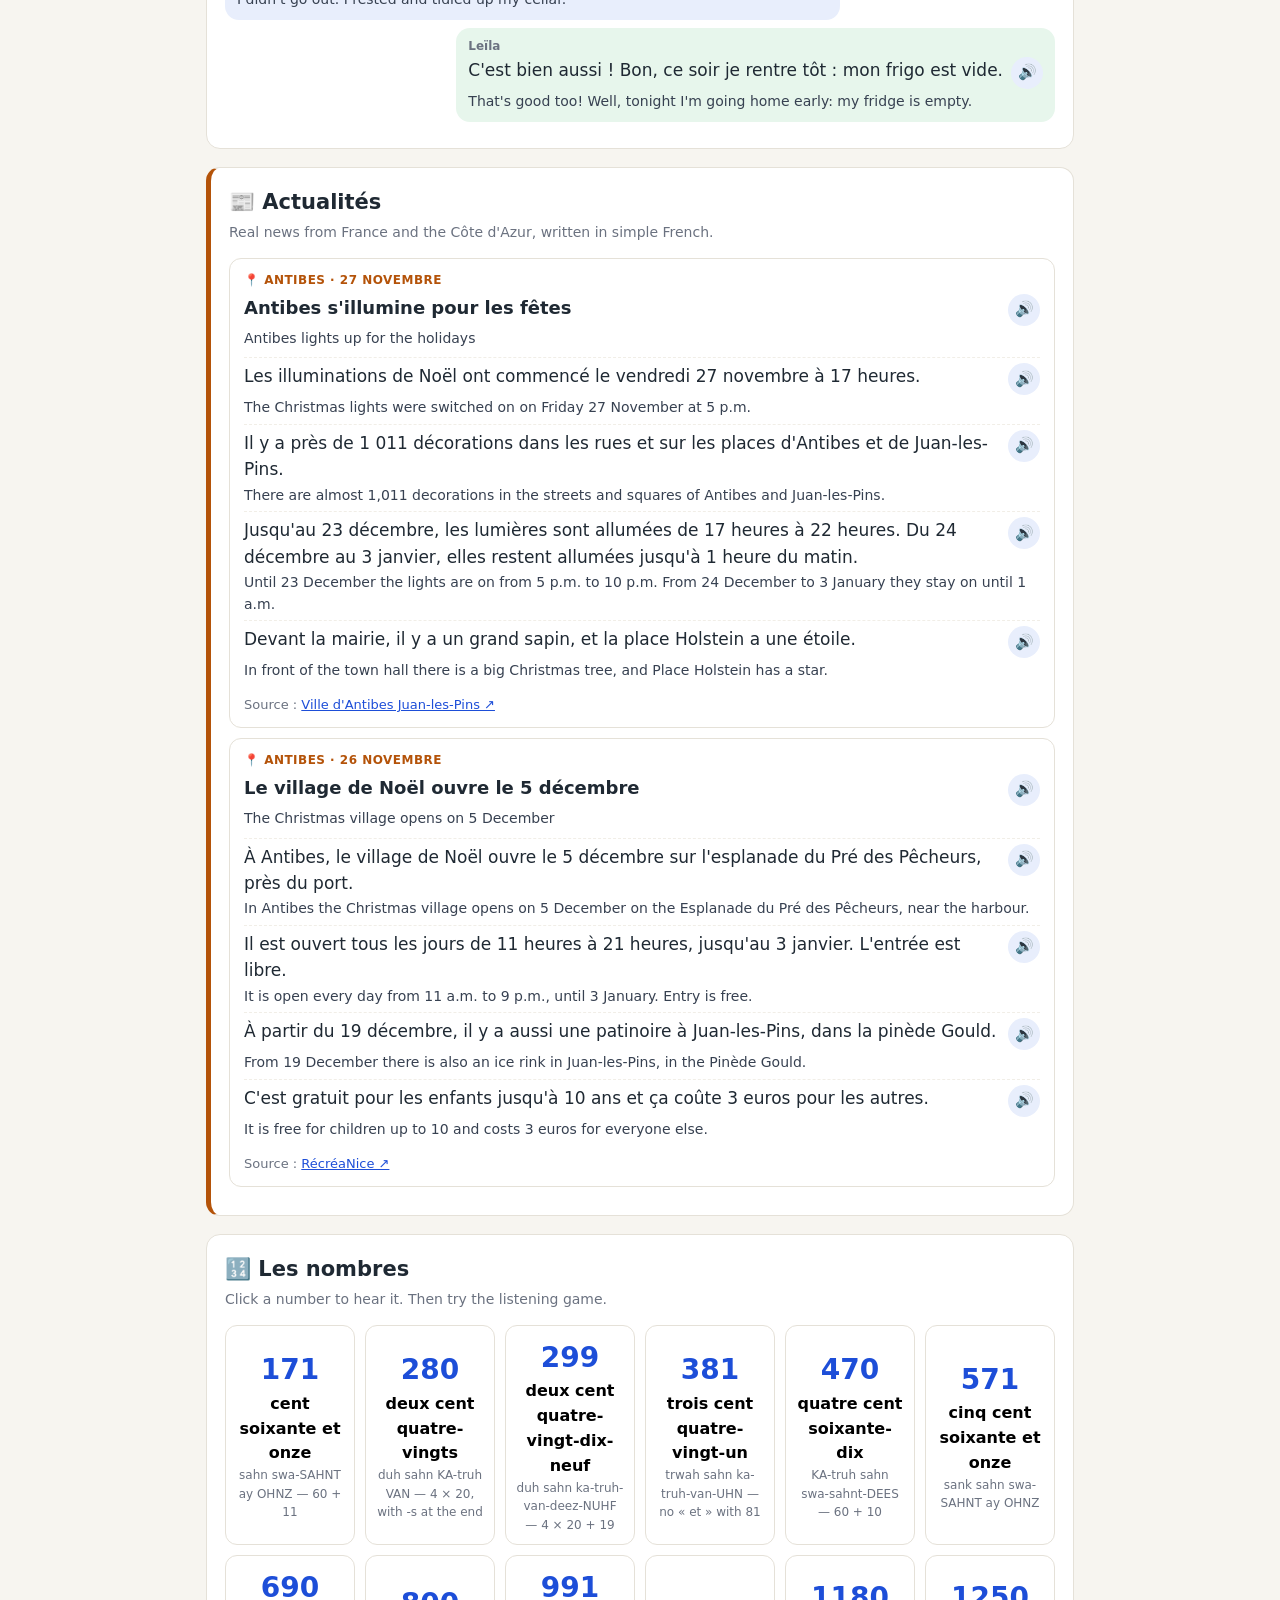
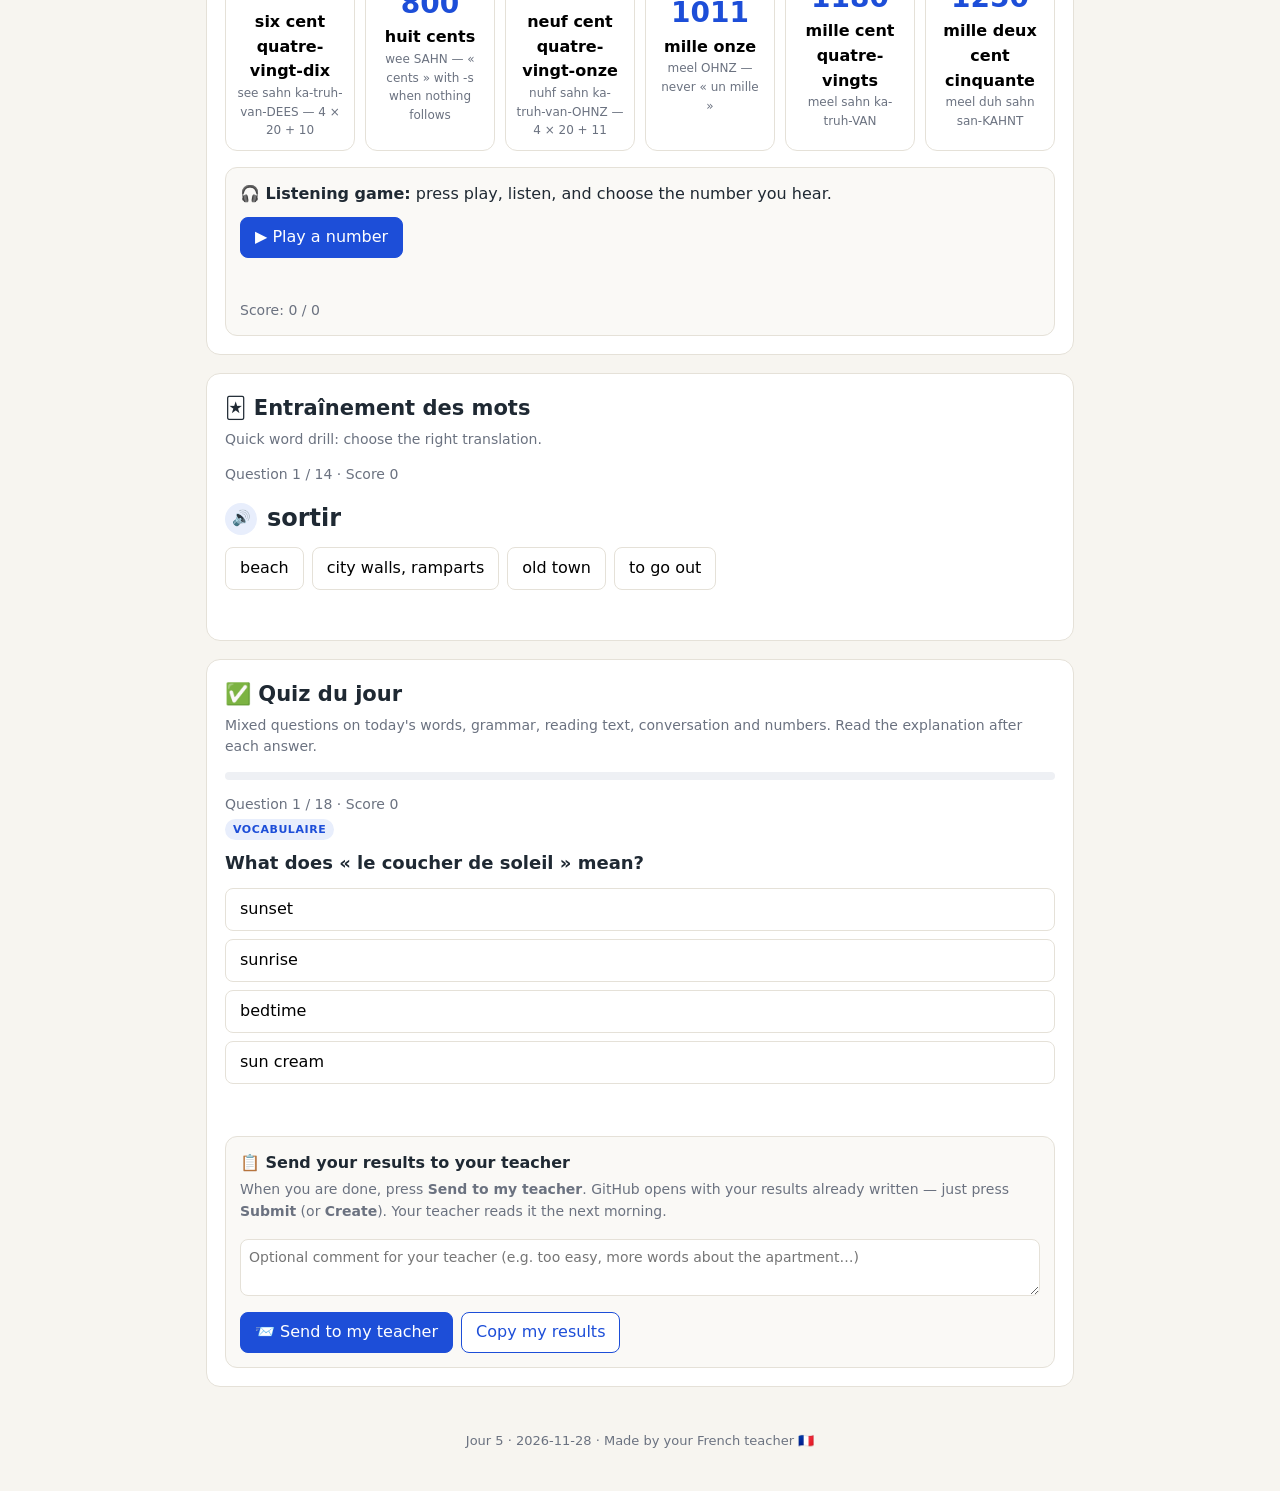
<file: days/2026-11-28.html>
<!DOCTYPE html>
<html lang="fr">
<head>
<meta charset="utf-8">
<meta name="viewport" content="width=device-width, initial-scale=1">
<title>Leçon de français</title>
<link rel="stylesheet" href="../assets/lesson.css">
</head>
<body>
<script>
/* ==========================================================================
   LESSON DATA — the teacher replaces ONLY the object between the markers.
   All texts for the learner (tr, intro, rules, notes, quiz questions, explanations)
   are written in ONE help language, given in `lang`.
   Schema:
   {
     day: Number, date: "YYYY-MM-DD", week: Number,
     lang: "en" | "sv" | "fa",                        // today's help language (chosen at random)
     theme: { fr: String, tr: String },
     words: [ { fr, tr, example, example_tr, review?: true } ],        // 10–14 items
     grammar: {
       title: String,                                 // in French, e.g. "Le passé composé : avoir ou être ?"
       intro: String,                                 // 1–2 sentences: what it is, when to use it
       rules: [String],                               // 2–5 short rules, each with a French mini-example
       table?: { caption?: String, headers: [String], rows: [[String]] },  // conjugation/forms (French)
       examples: [ { fr, tr, note? } ],               // 3–5 example sentences; note = why (short)
       watch_out?: { wrong, right, why }              // one typical mistake (French wrong/right)
     },
     reading: { title: String, lines: [ { fr, tr } ] },                 // exactly 5 short sentences
     comprehension: {                                                   // reading comprehension
       title: String,                                 // French title
       kind: String,                                  // e.g. "Petite histoire", "Le saviez-vous ?", "Un e-mail", "Une annonce"
       text: [String],                                // 6–10 simple French sentences
       text_tr: String,                               // full translation (help language), hidden until clicked
       questions: [ { q, options, answer, explain } ] // 4–5 questions: q + options in simple French, explain in help language
     },
     news: [ {                                                          // 1–3 REAL news items (or [] if none found)
       title: String, title_tr: String,               // French headline + translation
       place: String, date?: "YYYY-MM-DD",            // e.g. "Nice", "Antibes", "France"
       lines: [ { fr, tr } ],                         // 2–4 simple French sentences, own words
       source: { name: String, url: String }          // where the news comes from
     } ],
     conversation: { title: String, situation: String,
                     lines: [ { speaker, fr, tr } ] },                  // 6–10 lines
     numbers: [ { n: Number, fr: String, hint: String } ],              // 8–12 items
     quiz: [ {                                                          // 10–20 questions
       type: "vocab" | "grammar" | "reading" | "conversation" | "numbers",
       q: String,              // the question (help language)
       fr?: String,            // optional French sentence shown with a 🔊 button
       listen?: true,          // if true, fr is NOT shown — only played (listening question)
       options: [String],      // 3–4 options
       answer: Number,         // index of the correct option in `options` (0-based)
       explain: String         // short explanation (help language)
     } ]
   }
   ========================================================================== */
const LESSON = /*LESSON_DATA_START*/{
  "day": 5,
  "date": "2026-11-28",
  "week": 1,
  "lang": "en",
  "theme": {
    "fr": "Mon premier week-end à Antibes",
    "tr": "My first weekend in Antibes"
  },
  "words": [
    {
      "fr": "la plage",
      "tr": "beach",
      "example": "Dimanche, nous sommes allés à la plage de la Gravette.",
      "example_tr": "On Sunday we went to La Gravette beach."
    },
    {
      "fr": "le port",
      "tr": "harbour, port",
      "example": "Le port Vauban est plein de bateaux.",
      "example_tr": "Port Vauban is full of boats."
    },
    {
      "fr": "la vieille ville",
      "tr": "old town",
      "example": "J'adore les petites rues de la vieille ville.",
      "example_tr": "I love the little streets of the old town."
    },
    {
      "fr": "les remparts (m)",
      "tr": "city walls, ramparts",
      "example": "Elle s'est promenée sur les remparts au bord de la mer.",
      "example_tr": "She walked along the city walls by the sea."
    },
    {
      "fr": "le marché",
      "tr": "market",
      "example": "Le marché provençal est ouvert le matin.",
      "example_tr": "The Provençal market is open in the morning."
    },
    {
      "fr": "se baigner",
      "tr": "to swim, to bathe (in the sea)",
      "example": "Il ne s'est pas baigné : la mer est trop froide en novembre !",
      "example_tr": "He didn't go swimming: the sea is too cold in November!"
    },
    {
      "fr": "sortir",
      "tr": "to go out",
      "example": "Samedi soir, nous sommes sortis avec des amis.",
      "example_tr": "On Saturday evening we went out with friends."
    },
    {
      "fr": "rentrer",
      "tr": "to come back (home), to go home",
      "example": "Je suis rentrée à la maison à minuit.",
      "example_tr": "I came back home at midnight."
    },
    {
      "fr": "se coucher",
      "tr": "to go to bed",
      "example": "Hier soir, je me suis couché très tard.",
      "example_tr": "Last night I went to bed very late."
    },
    {
      "fr": "le coucher de soleil",
      "tr": "sunset",
      "example": "On a regardé le coucher de soleil depuis le port.",
      "example_tr": "We watched the sunset from the harbour."
    },
    {
      "fr": "se reposer",
      "tr": "to rest",
      "example": "Dimanche matin, je me suis reposée à la maison.",
      "example_tr": "On Sunday morning I rested at home.",
      "review": true
    },
    {
      "fr": "le portable",
      "tr": "mobile phone",
      "example": "J'ai pris des photos avec mon portable.",
      "example_tr": "I took photos with my phone.",
      "review": true
    },
    {
      "fr": "le frigo",
      "tr": "fridge",
      "example": "Le frigo est vide : je dois faire les courses.",
      "example_tr": "The fridge is empty: I have to do the shopping.",
      "review": true
    },
    {
      "fr": "avoir peur (de)",
      "tr": "to be afraid (of)",
      "example": "Elle n'a pas eu peur de l'eau froide.",
      "example_tr": "She wasn't afraid of the cold water.",
      "review": true
    }
  ],
  "grammar": {
    "title": "Raconter son week-end : avoir ou être ?",
    "intro": "To tell what you did at the weekend, you need the passé composé. This page puts everything from this week together: when to use avoir, when to use être, and when the participle gets -e / -s.",
    "rules": [
      "Most verbs use « avoir », and the participle does NOT change with the subject: elle a acheté, elles ont mangé.",
      "Movement verbs (aller, venir, sortir, rentrer, arriver, partir, monter, descendre, rester…) use « être », and the participle agrees with the subject: elle est sortie, ils sont rentrés.",
      "Reflexive verbs (se lever, se baigner, se coucher…) always use « être » + agreement: nous nous sommes baignés, elles se sont couchées.",
      "Negation goes around the pronoun + être: je ne me suis pas baigné(e), elle n'est pas sortie.",
      "Sortir, rentrer, monter, descendre + a direct object use « avoir » (no agreement): elle a sorti la poubelle, il a monté les courses."
    ],
    "table": {
      "caption": "Léa's Saturday — avoir or être?",
      "headers": [
        "verb",
        "auxiliary",
        "Léa (she)…"
      ],
      "rows": [
        [
          "se lever",
          "être",
          "elle s'est levée"
        ],
        [
          "aller",
          "être",
          "elle est allée"
        ],
        [
          "acheter",
          "avoir",
          "elle a acheté"
        ],
        [
          "se baigner",
          "être",
          "elle ne s'est pas baignée"
        ],
        [
          "sortir + object",
          "avoir",
          "elle a sorti son vélo"
        ],
        [
          "rentrer",
          "être",
          "elle est rentrée"
        ],
        [
          "se coucher",
          "être",
          "elle s'est couchée"
        ]
      ]
    },
    "examples": [
      {
        "fr": "Samedi, je suis allé au marché et j'ai acheté des olives.",
        "tr": "On Saturday I went to the market and bought some olives.",
        "note": "aller → être; acheter → avoir"
      },
      {
        "fr": "Mes amies sont sorties et elles sont rentrées tard.",
        "tr": "My friends (women) went out and came home late.",
        "note": "être + feminine plural → -es"
      },
      {
        "fr": "Nous nous sommes promenés sur les remparts.",
        "tr": "We walked along the city walls.",
        "note": "reflexive → être; nous (men or mixed) → -s"
      },
      {
        "fr": "Elle ne s'est pas baignée.",
        "tr": "She didn't go swimming.",
        "note": "ne + s'est + pas + participle"
      },
      {
        "fr": "Il a sorti la poubelle avant de se coucher.",
        "tr": "He took the bin out before going to bed.",
        "note": "sortir + direct object (la poubelle) → avoir"
      }
    ],
    "watch_out": {
      "wrong": "Il est sorti la poubelle.",
      "right": "Il a sorti la poubelle.",
      "why": "When sortir / monter / descendre / rentrer have a direct object (la poubelle, les courses), they take « avoir ». Without an object: il est sorti."
    }
  },
  "reading": {
    "title": "Un samedi au soleil",
    "lines": [
      {
        "fr": "Samedi, Nadia et sa sœur se sont levées tard et elles se sont reposées.",
        "tr": "On Saturday, Nadia and her sister got up late and had a rest."
      },
      {
        "fr": "L'après-midi, elles sont allées au marché, dans la vieille ville.",
        "tr": "In the afternoon they went to the market in the old town."
      },
      {
        "fr": "Ensuite, elles se sont promenées sur les remparts et elles ont pris des photos du port.",
        "tr": "Then they walked along the city walls and took photos of the harbour."
      },
      {
        "fr": "Le soir, elles ont regardé le coucher de soleil sur la plage, mais elles ne se sont pas baignées : la mer est trop froide en novembre !",
        "tr": "In the evening they watched the sunset on the beach, but they didn't swim: the sea is too cold in November!"
      },
      {
        "fr": "Elles sont rentrées à dix heures et elles se sont couchées tout de suite.",
        "tr": "They came home at ten o'clock and went straight to bed."
      }
    ]
  },
  "comprehension": {
    "title": "Antibes, une ville avec une longue histoire",
    "kind": "Le saviez-vous ?",
    "text": [
      "Antibes est une ville très ancienne, au bord de la Méditerranée.",
      "Les Grecs ont fondé la ville il y a plus de 2 000 ans.",
      "Ils ont donné à la ville le nom « Antipolis ».",
      "Dans la vieille ville, il y a le château Grimaldi, au-dessus de la mer.",
      "Aujourd'hui, c'est le musée Picasso.",
      "Le peintre Pablo Picasso est venu à Antibes en 1946 et il a travaillé dans le château.",
      "Antibes a aussi un très grand port : le port Vauban.",
      "Là, on peut voir des bateaux de toutes les tailles, et même des yachts énormes.",
      "Chaque été, en juillet, il y a un célèbre festival de jazz à Juan-les-Pins : « Jazz à Juan »."
    ],
    "text_tr": "Antibes is a very old town on the Mediterranean. The Greeks founded the town more than 2,000 years ago. They gave the town the name 'Antipolis'. In the old town there is the Grimaldi castle, above the sea. Today it is the Picasso museum. The painter Pablo Picasso came to Antibes in 1946 and worked in the castle. Antibes also has a very big harbour: Port Vauban. There you can see boats of all sizes, and even enormous yachts. Every summer, in July, there is a famous jazz festival in Juan-les-Pins: 'Jazz à Juan'.",
    "questions": [
      {
        "q": "Qui a fondé Antibes ?",
        "options": [
          "Les Romains",
          "Les Grecs",
          "Les Italiens",
          "Pablo Picasso"
        ],
        "answer": 1,
        "explain": "Sentence 2: « Les Grecs ont fondé la ville il y a plus de 2 000 ans. »"
      },
      {
        "q": "Qu'est-ce qu'il y a aujourd'hui dans le château Grimaldi ?",
        "options": [
          "la mairie",
          "un hôtel",
          "le musée Picasso",
          "un marché"
        ],
        "answer": 2,
        "explain": "Sentence 5: « Aujourd'hui, c'est le musée Picasso. »"
      },
      {
        "q": "Quand est-ce que Picasso est venu à Antibes ?",
        "options": [
          "en 1946",
          "en 1964",
          "en 1896",
          "en 2000"
        ],
        "answer": 0,
        "explain": "Sentence 6: « Picasso est venu à Antibes en 1946 » (mille neuf cent quarante-six)."
      },
      {
        "q": "Comment s'appelle le grand port d'Antibes ?",
        "options": [
          "le port Grimaldi",
          "le port Antipolis",
          "le port de Juan",
          "le port Vauban"
        ],
        "answer": 3,
        "explain": "Sentence 7: « Antibes a aussi un très grand port : le port Vauban. »"
      },
      {
        "q": "Quand est-ce qu'il y a le festival « Jazz à Juan » ?",
        "options": [
          "en décembre",
          "chaque week-end",
          "au printemps",
          "en juillet"
        ],
        "answer": 3,
        "explain": "Last sentence: « Chaque été, en juillet, il y a un célèbre festival de jazz »."
      }
    ]
  },
  "news": [
    {
      "title": "Antibes s'illumine pour les fêtes",
      "title_tr": "Antibes lights up for the holidays",
      "place": "Antibes",
      "date": "2026-11-27",
      "lines": [
        {
          "fr": "Les illuminations de Noël ont commencé le vendredi 27 novembre à 17 heures.",
          "tr": "The Christmas lights were switched on on Friday 27 November at 5 p.m."
        },
        {
          "fr": "Il y a près de 1 011 décorations dans les rues et sur les places d'Antibes et de Juan-les-Pins.",
          "tr": "There are almost 1,011 decorations in the streets and squares of Antibes and Juan-les-Pins."
        },
        {
          "fr": "Jusqu'au 23 décembre, les lumières sont allumées de 17 heures à 22 heures. Du 24 décembre au 3 janvier, elles restent allumées jusqu'à 1 heure du matin.",
          "tr": "Until 23 December the lights are on from 5 p.m. to 10 p.m. From 24 December to 3 January they stay on until 1 a.m."
        },
        {
          "fr": "Devant la mairie, il y a un grand sapin, et la place Holstein a une étoile.",
          "tr": "In front of the town hall there is a big Christmas tree, and Place Holstein has a star."
        }
      ],
      "source": {
        "name": "Ville d'Antibes Juan-les-Pins",
        "url": "https://www.antibes-juanlespins.com/information/agenda/illuminations-de-noel"
      }
    },
    {
      "title": "Le village de Noël ouvre le 5 décembre",
      "title_tr": "The Christmas village opens on 5 December",
      "place": "Antibes",
      "date": "2026-11-26",
      "lines": [
        {
          "fr": "À Antibes, le village de Noël ouvre le 5 décembre sur l'esplanade du Pré des Pêcheurs, près du port.",
          "tr": "In Antibes the Christmas village opens on 5 December on the Esplanade du Pré des Pêcheurs, near the harbour."
        },
        {
          "fr": "Il est ouvert tous les jours de 11 heures à 21 heures, jusqu'au 3 janvier. L'entrée est libre.",
          "tr": "It is open every day from 11 a.m. to 9 p.m., until 3 January. Entry is free."
        },
        {
          "fr": "À partir du 19 décembre, il y a aussi une patinoire à Juan-les-Pins, dans la pinède Gould.",
          "tr": "From 19 December there is also an ice rink in Juan-les-Pins, in the Pinède Gould."
        },
        {
          "fr": "C'est gratuit pour les enfants jusqu'à 10 ans et ça coûte 3 euros pour les autres.",
          "tr": "It is free for children up to 10 and costs 3 euros for everyone else."
        }
      ],
      "source": {
        "name": "RécréaNice",
        "url": "https://recreanice.fr/fetes-animations-noel-antibes-juan-les-pins-enfants"
      }
    }
  ],
  "conversation": {
    "title": "Lundi matin, devant l'ascenseur",
    "situation": "Monday morning. Leïla meets her neighbour Thomas in front of the lift. They talk about the weekend.",
    "lines": [
      {
        "speaker": "Thomas",
        "fr": "Bonjour Leïla ! Vous avez passé un bon week-end ?",
        "tr": "Hello Leïla! Did you have a good weekend?"
      },
      {
        "speaker": "Leïla",
        "fr": "Oui, très bon, merci ! Samedi, je suis allée au marché provençal.",
        "tr": "Yes, very good, thanks! On Saturday I went to the Provençal market."
      },
      {
        "speaker": "Thomas",
        "fr": "Ah, et vous avez acheté quelque chose ?",
        "tr": "Oh, and did you buy anything?"
      },
      {
        "speaker": "Leïla",
        "fr": "Des olives et du fromage. Après, je me suis promenée sur les remparts.",
        "tr": "Some olives and cheese. Afterwards I walked along the city walls."
      },
      {
        "speaker": "Thomas",
        "fr": "Et dimanche ? Vous vous êtes baignée ?",
        "tr": "And on Sunday? Did you go for a swim?"
      },
      {
        "speaker": "Leïla",
        "fr": "Non, j'ai eu peur de l'eau froide ! Mais j'ai regardé le coucher de soleil sur la plage.",
        "tr": "No, I was afraid of the cold water! But I watched the sunset on the beach."
      },
      {
        "speaker": "Thomas",
        "fr": "Moi, je ne suis pas sorti. Je me suis reposé et j'ai rangé ma cave.",
        "tr": "I didn't go out. I rested and tidied up my cellar."
      },
      {
        "speaker": "Leïla",
        "fr": "C'est bien aussi ! Bon, ce soir je rentre tôt : mon frigo est vide.",
        "tr": "That's good too! Well, tonight I'm going home early: my fridge is empty."
      }
    ]
  },
  "numbers": [
    {
      "n": 171,
      "fr": "cent soixante et onze",
      "hint": "sahn swa-SAHNT ay OHNZ — 60 + 11"
    },
    {
      "n": 280,
      "fr": "deux cent quatre-vingts",
      "hint": "duh sahn KA-truh VAN — 4 × 20, with -s at the end"
    },
    {
      "n": 299,
      "fr": "deux cent quatre-vingt-dix-neuf",
      "hint": "duh sahn ka-truh-van-deez-NUHF — 4 × 20 + 19"
    },
    {
      "n": 381,
      "fr": "trois cent quatre-vingt-un",
      "hint": "trwah sahn ka-truh-van-UHN — no « et » with 81"
    },
    {
      "n": 470,
      "fr": "quatre cent soixante-dix",
      "hint": "KA-truh sahn swa-sahnt-DEES — 60 + 10"
    },
    {
      "n": 571,
      "fr": "cinq cent soixante et onze",
      "hint": "sank sahn swa-SAHNT ay OHNZ"
    },
    {
      "n": 690,
      "fr": "six cent quatre-vingt-dix",
      "hint": "see sahn ka-truh-van-DEES — 4 × 20 + 10"
    },
    {
      "n": 800,
      "fr": "huit cents",
      "hint": "wee SAHN — « cents » with -s when nothing follows"
    },
    {
      "n": 991,
      "fr": "neuf cent quatre-vingt-onze",
      "hint": "nuhf sahn ka-truh-van-OHNZ — 4 × 20 + 11"
    },
    {
      "n": 1011,
      "fr": "mille onze",
      "hint": "meel OHNZ — never « un mille »"
    },
    {
      "n": 1180,
      "fr": "mille cent quatre-vingts",
      "hint": "meel sahn ka-truh-VAN"
    },
    {
      "n": 1250,
      "fr": "mille deux cent cinquante",
      "hint": "meel duh sahn san-KAHNT"
    }
  ],
  "quiz": [
    {
      "type": "vocab",
      "q": "What does « le coucher de soleil » mean?",
      "options": [
        "sunrise",
        "bedtime",
        "sunset",
        "sun cream"
      ],
      "answer": 2,
      "explain": "le coucher de soleil = sunset (the sun 'goes to bed'). Sunrise = le lever de soleil."
    },
    {
      "type": "vocab",
      "q": "Which verb means 'to swim / to bathe in the sea'?",
      "options": [
        "se coucher",
        "se baigner",
        "se reposer",
        "se promener"
      ],
      "answer": 1,
      "explain": "se baigner = to swim, to bathe. se coucher = go to bed, se reposer = rest, se promener = go for a walk."
    },
    {
      "type": "vocab",
      "q": "What are « les remparts » in Antibes?",
      "options": [
        "the old city walls",
        "the harbour",
        "the market hall",
        "the beach huts"
      ],
      "answer": 0,
      "explain": "les remparts = the old city walls along the sea in the old town."
    },
    {
      "type": "vocab",
      "q": "Choose the right word.",
      "fr": "Je ne peux pas t'appeler : j'ai oublié mon ___ .",
      "options": [
        "frigo",
        "portable",
        "compteur",
        "carton"
      ],
      "answer": 1,
      "explain": "le portable = mobile phone: you call with it. Le frigo = fridge, le compteur = meter, le carton = box."
    },
    {
      "type": "grammar",
      "q": "Choose the correct form (Nadia + her sister = two women).",
      "fr": "Samedi, Nadia et sa sœur se sont ___ tard.",
      "options": [
        "levé",
        "levés",
        "levée",
        "levées"
      ],
      "answer": 3,
      "explain": "Reflexive verb → être → agreement with the subject. Two women = feminine plural → + es: elles se sont levées."
    },
    {
      "type": "grammar",
      "q": "A woman says she didn't go swimming. Which sentence is correct?",
      "options": [
        "Je me ne suis pas baignée.",
        "Je ne suis pas me baignée.",
        "Je ne me suis pas baignée.",
        "Je ne me suis baignée pas."
      ],
      "answer": 2,
      "explain": "« ne » comes before the pronoun (me), « pas » comes after « être » (suis): je ne me suis pas baignée."
    },
    {
      "type": "grammar",
      "q": "Choose the auxiliary.",
      "fr": "Hier soir, mon voisin ___ sorti la poubelle.",
      "options": [
        "est",
        "a",
        "s'est",
        "sont"
      ],
      "answer": 1,
      "explain": "sortir + a direct object (la poubelle) → avoir: il a sorti la poubelle. Without an object: il est sorti (he went out)."
    },
    {
      "type": "grammar",
      "q": "Choose the correct form.",
      "fr": "Léa ___ à minuit.",
      "options": [
        "a rentré",
        "est rentré",
        "est rentrée",
        "a rentrée"
      ],
      "answer": 2,
      "explain": "rentrer (no object) → être, and the participle agrees: Léa = feminine → rentrée."
    },
    {
      "type": "grammar",
      "q": "Choose the correct sentence (review: irregular participle).",
      "options": [
        "Nous sommes pris le bus.",
        "Nous avons prendu le bus.",
        "Nous avons pris le bus.",
        "Nous sommes prendus le bus."
      ],
      "answer": 2,
      "explain": "prendre → avoir (it is not a movement verb) and the participle is irregular: pris."
    },
    {
      "type": "grammar",
      "q": "Choose the correct beginning.",
      "fr": "Hier, ___ couché très tard.",
      "options": [
        "je m'ai",
        "je me suis",
        "j'ai",
        "je suis"
      ],
      "answer": 1,
      "explain": "se coucher is reflexive → always être: je me suis couché(e). Never « je m'ai »."
    },
    {
      "type": "reading",
      "q": "Reading: what did Nadia and her sister NOT do?",
      "options": [
        "They didn't go to the market.",
        "They didn't take photos.",
        "They didn't swim.",
        "They didn't watch the sunset."
      ],
      "answer": 2,
      "explain": "« elles ne se sont pas baignées : la mer est trop froide en novembre ! »"
    },
    {
      "type": "reading",
      "q": "Reading: when did they come home?",
      "options": [
        "at ten o'clock",
        "at midnight",
        "at two o'clock",
        "in the afternoon"
      ],
      "answer": 0,
      "explain": "« Elles sont rentrées à dix heures » (dix heures = ten o'clock)."
    },
    {
      "type": "conversation",
      "q": "Dialogue: what did Leïla buy at the market?",
      "options": [
        "bread and croissants",
        "olives and cheese",
        "fish",
        "flowers"
      ],
      "answer": 1,
      "explain": "« Des olives et du fromage. »"
    },
    {
      "type": "conversation",
      "q": "Dialogue: what did Thomas do at the weekend?",
      "options": [
        "He went swimming.",
        "He went to the market.",
        "He rested and tidied his cellar.",
        "He went out with friends."
      ],
      "answer": 2,
      "explain": "« Je ne suis pas sorti. Je me suis reposé et j'ai rangé ma cave. »"
    },
    {
      "type": "numbers",
      "q": "How do you say 280 in French?",
      "options": [
        "deux cents quatre-vingt",
        "deux cent quatre-vingts",
        "deux cent huitante",
        "deux cents quatre-vingts"
      ],
      "answer": 1,
      "explain": "80 = quatre-vingts (with -s, because nothing follows). « cent » has no -s, because another number follows it."
    },
    {
      "type": "numbers",
      "q": "Listen. Which number do you hear?",
      "fr": "cinq cent soixante et onze",
      "listen": true,
      "options": [
        "561",
        "591",
        "571",
        "531"
      ],
      "answer": 2,
      "explain": "cinq cent soixante et onze = 500 + 60 + 11 = 571."
    },
    {
      "type": "numbers",
      "q": "How do you say 1 011 (the number of Christmas decorations in Antibes)?",
      "options": [
        "un mille onze",
        "mille et onze",
        "mille onze",
        "mil un onze"
      ],
      "answer": 2,
      "explain": "1 000 = mille (never « un mille »), and no « et »: mille onze."
    },
    {
      "type": "reading",
      "q": "News: until 23 December, when are the Christmas lights in Antibes switched on?",
      "options": [
        "from 11 a.m. to 9 p.m.",
        "from 5 p.m. to 10 p.m.",
        "from 5 p.m. to 1 a.m.",
        "all night"
      ],
      "answer": 1,
      "explain": "« Jusqu'au 23 décembre, les lumières sont allumées de 17 heures à 22 heures. » (until 1 a.m. only from 24 December)."
    }
  ]
}/*LESSON_DATA_END*/;
</script>
<script src="../assets/lesson.js"></script>
</body>
</html>
</file>
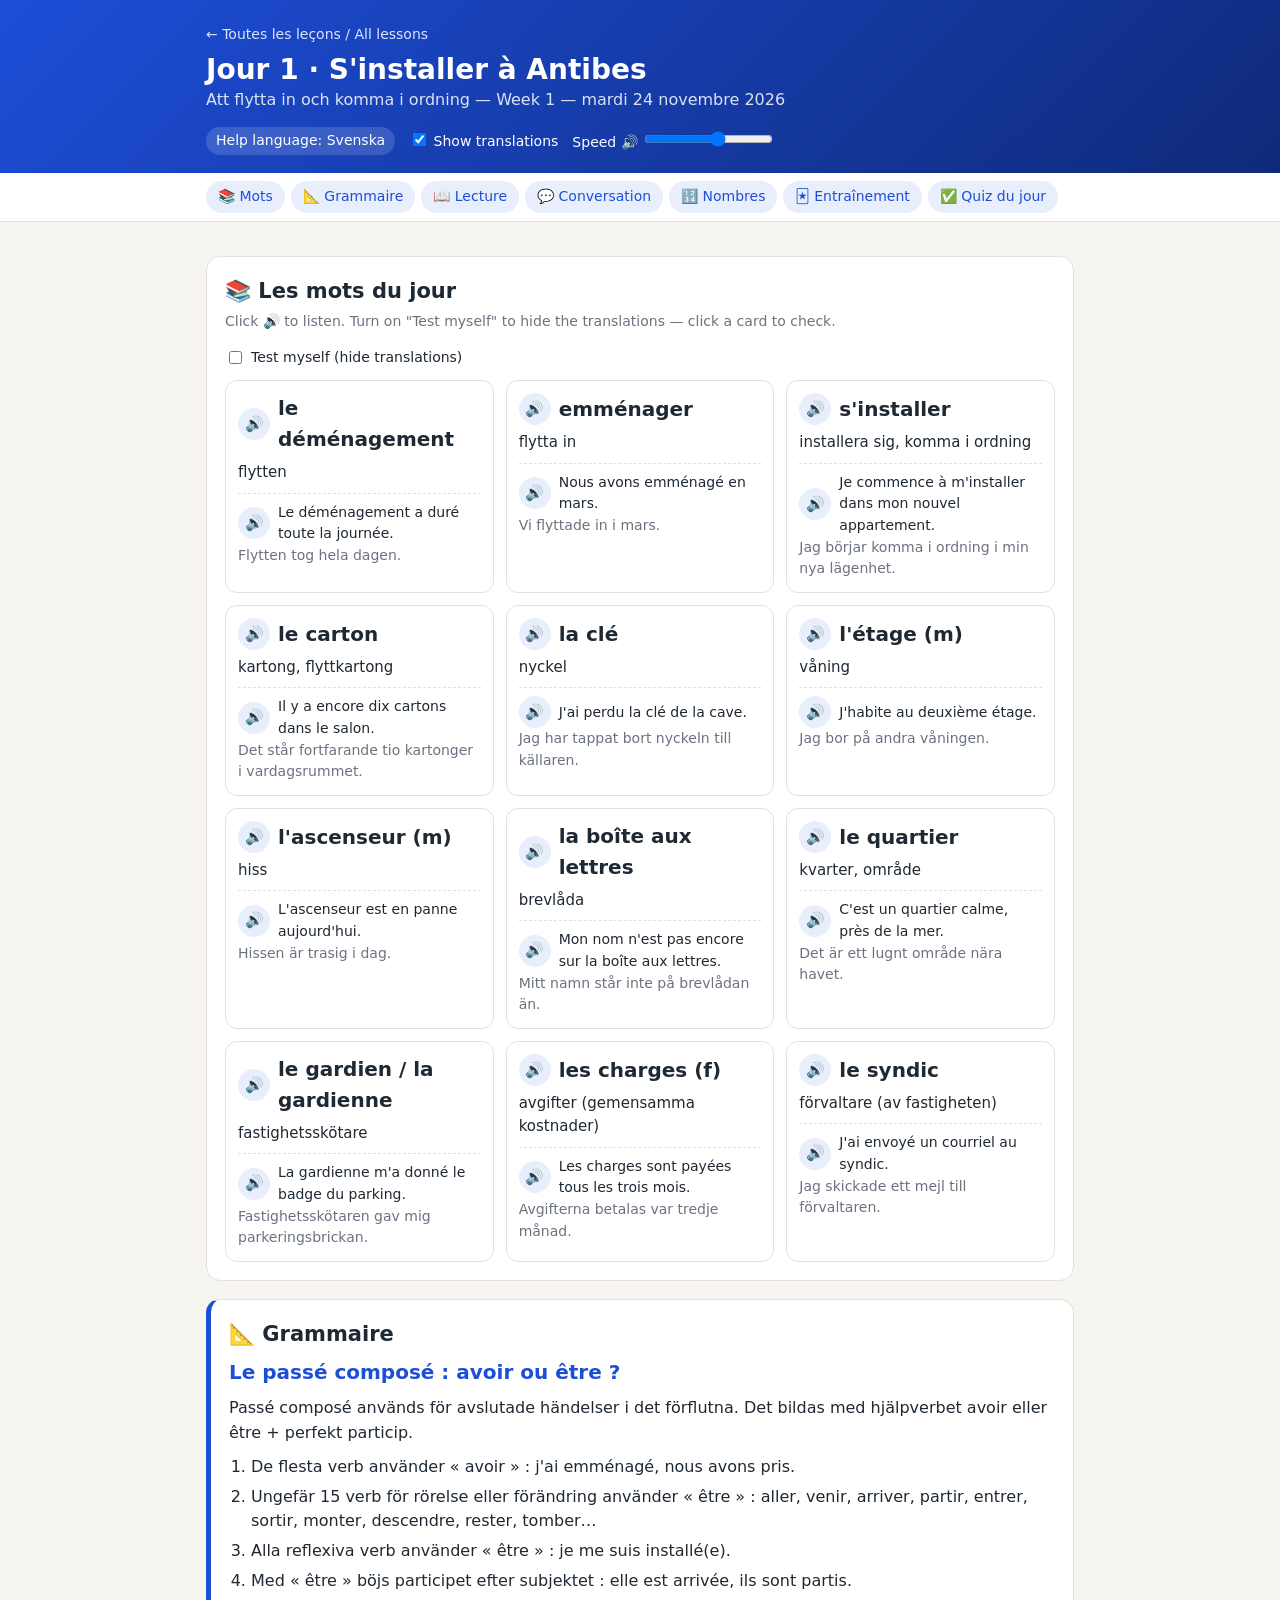
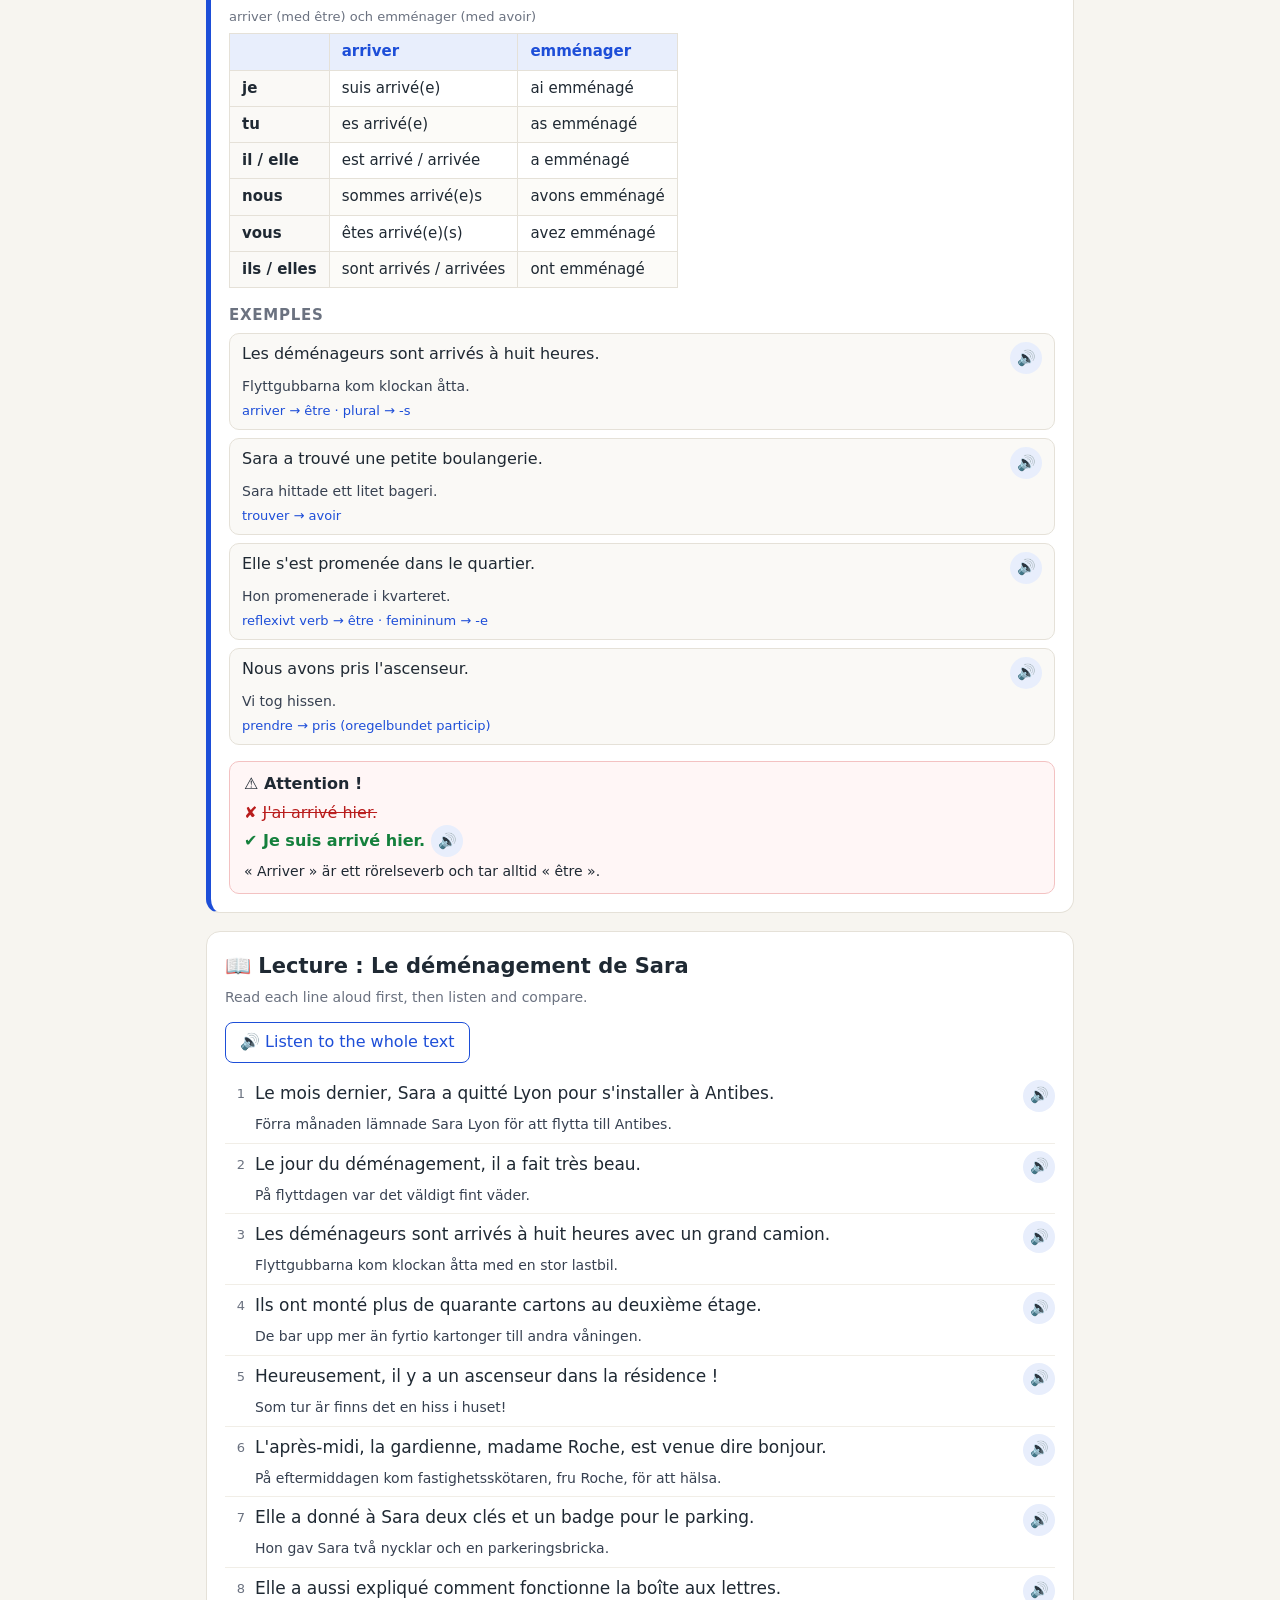
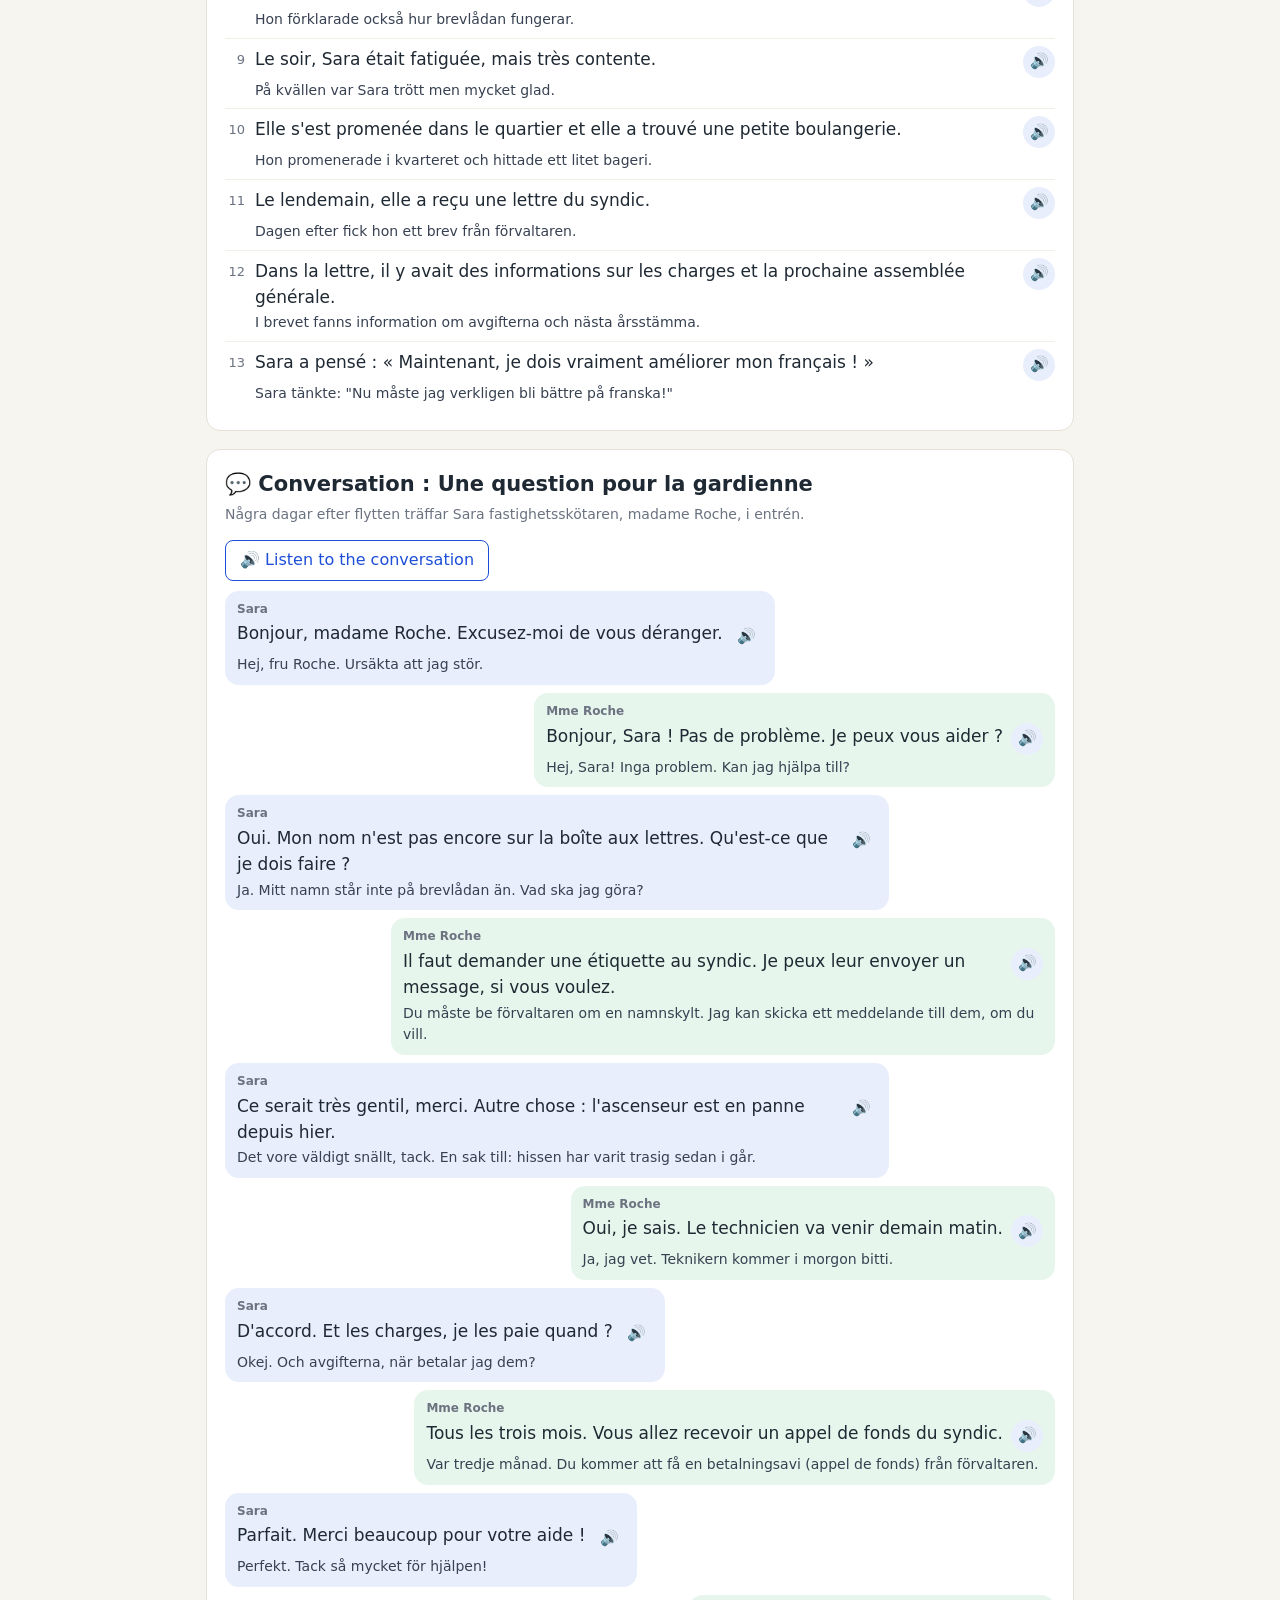
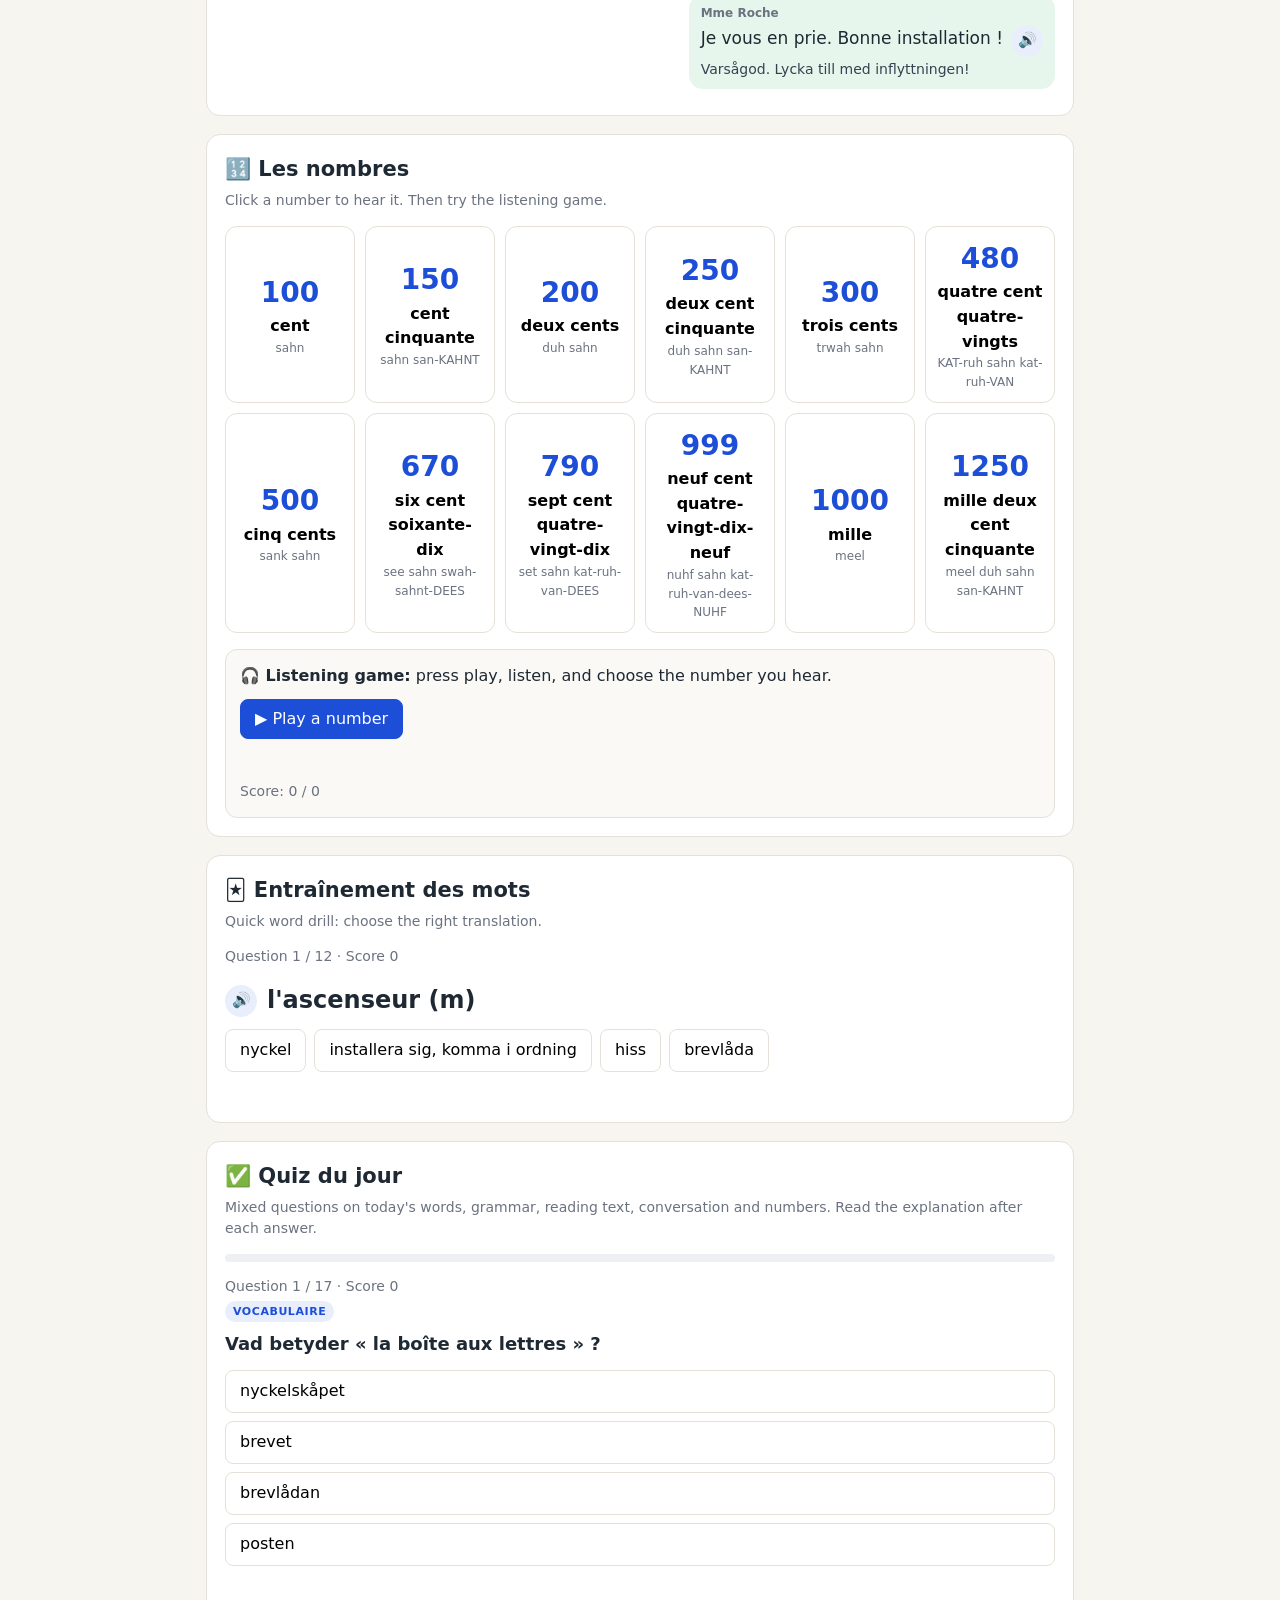
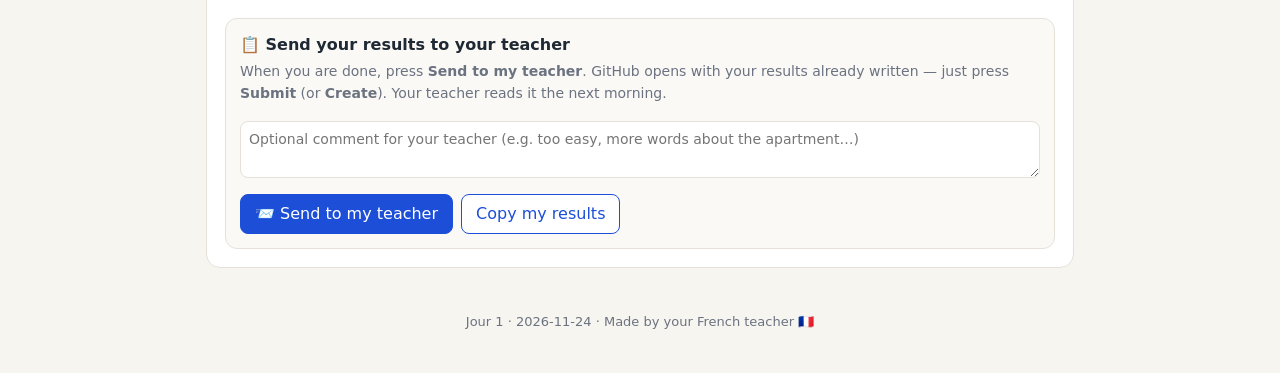
<file: templates/day-template.html>
<!DOCTYPE html>
<html lang="fr">
<head>
<meta charset="utf-8">
<meta name="viewport" content="width=device-width, initial-scale=1">
<title>Leçon de français</title>
<link rel="stylesheet" href="../assets/lesson.css">
</head>
<body>
<script>
/* ==========================================================================
   LESSON DATA — the teacher replaces ONLY the object between the markers.
   All texts for the learner (tr, intro, rules, notes, quiz questions, explanations)
   are written in ONE help language, given in `lang`.
   Schema:
   {
     day: Number, date: "YYYY-MM-DD", week: Number,
     lang: "en" | "sv" | "fa",                        // today's help language (chosen at random)
     theme: { fr: String, tr: String },
     words: [ { fr, tr, example, example_tr, review?: true } ],        // 10–14 items
     grammar: {
       title: String,                                 // in French, e.g. "Le passé composé : avoir ou être ?"
       intro: String,                                 // 1–2 sentences: what it is, when to use it
       rules: [String],                               // 2–5 short rules, each with a French mini-example
       table?: { caption?: String, headers: [String], rows: [[String]] },  // conjugation/forms (French)
       examples: [ { fr, tr, note? } ],               // 3–5 example sentences; note = why (short)
       watch_out?: { wrong, right, why }              // one typical mistake (French wrong/right)
     },
     reading: { title: String, lines: [ { fr, tr } ] },                 // exactly 5 short sentences
     comprehension: {                                                   // reading comprehension
       title: String,                                 // French title
       kind: String,                                  // e.g. "Petite histoire", "Le saviez-vous ?", "Un e-mail", "Une annonce"
       text: [String],                                // 6–10 simple French sentences
       text_tr: String,                               // full translation (help language), hidden until clicked
       questions: [ { q, options, answer, explain } ] // 4–5 questions: q + options in simple French, explain in help language
     },
     news: [ {                                                          // 1–3 REAL news items (or [] if none found)
       title: String, title_tr: String,               // French headline + translation
       place: String, date?: "YYYY-MM-DD",            // e.g. "Nice", "Antibes", "France"
       lines: [ { fr, tr } ],                         // 2–4 simple French sentences, own words
       source: { name: String, url: String }          // where the news comes from
     } ],
     conversation: { title: String, situation: String,
                     lines: [ { speaker, fr, tr } ] },                  // 6–10 lines
     numbers: [ { n: Number, fr: String, hint: String } ],              // 8–12 items
     quiz: [ {                                                          // 10–20 questions
       type: "vocab" | "grammar" | "reading" | "conversation" | "numbers",
       q: String,              // the question (help language)
       fr?: String,            // optional French sentence shown with a 🔊 button
       listen?: true,          // if true, fr is NOT shown — only played (listening question)
       options: [String],      // 3–4 options
       answer: Number,         // index of the correct option in `options` (0-based)
       explain: String         // short explanation (help language)
     } ]
   }
   ========================================================================== */
const LESSON = /*LESSON_DATA_START*/{
  "day": 1,
  "date": "2026-11-24",
  "week": 1,
  "lang": "sv",
  "theme": {
    "fr": "S'installer à Antibes",
    "tr": "Att flytta in och komma i ordning"
  },
  "words": [
    {
      "fr": "le déménagement",
      "tr": "flytten",
      "example": "Le déménagement a duré toute la journée.",
      "example_tr": "Flytten tog hela dagen."
    },
    {
      "fr": "emménager",
      "tr": "flytta in",
      "example": "Nous avons emménagé en mars.",
      "example_tr": "Vi flyttade in i mars."
    },
    {
      "fr": "s'installer",
      "tr": "installera sig, komma i ordning",
      "example": "Je commence à m'installer dans mon nouvel appartement.",
      "example_tr": "Jag börjar komma i ordning i min nya lägenhet."
    },
    {
      "fr": "le carton",
      "tr": "kartong, flyttkartong",
      "example": "Il y a encore dix cartons dans le salon.",
      "example_tr": "Det står fortfarande tio kartonger i vardagsrummet."
    },
    {
      "fr": "la clé",
      "tr": "nyckel",
      "example": "J'ai perdu la clé de la cave.",
      "example_tr": "Jag har tappat bort nyckeln till källaren."
    },
    {
      "fr": "l'étage (m)",
      "tr": "våning",
      "example": "J'habite au deuxième étage.",
      "example_tr": "Jag bor på andra våningen."
    },
    {
      "fr": "l'ascenseur (m)",
      "tr": "hiss",
      "example": "L'ascenseur est en panne aujourd'hui.",
      "example_tr": "Hissen är trasig i dag."
    },
    {
      "fr": "la boîte aux lettres",
      "tr": "brevlåda",
      "example": "Mon nom n'est pas encore sur la boîte aux lettres.",
      "example_tr": "Mitt namn står inte på brevlådan än."
    },
    {
      "fr": "le quartier",
      "tr": "kvarter, område",
      "example": "C'est un quartier calme, près de la mer.",
      "example_tr": "Det är ett lugnt område nära havet."
    },
    {
      "fr": "le gardien / la gardienne",
      "tr": "fastighetsskötare",
      "example": "La gardienne m'a donné le badge du parking.",
      "example_tr": "Fastighetsskötaren gav mig parkeringsbrickan."
    },
    {
      "fr": "les charges (f)",
      "tr": "avgifter (gemensamma kostnader)",
      "example": "Les charges sont payées tous les trois mois.",
      "example_tr": "Avgifterna betalas var tredje månad."
    },
    {
      "fr": "le syndic",
      "tr": "förvaltare (av fastigheten)",
      "example": "J'ai envoyé un courriel au syndic.",
      "example_tr": "Jag skickade ett mejl till förvaltaren."
    }
  ],
  "grammar": {
    "title": "Le passé composé : avoir ou être ?",
    "intro": "Passé composé används för avslutade händelser i det förflutna. Det bildas med hjälpverbet avoir eller être + perfekt particip.",
    "rules": [
      "De flesta verb använder « avoir » : j'ai emménagé, nous avons pris.",
      "Ungefär 15 verb för rörelse eller förändring använder « être » : aller, venir, arriver, partir, entrer, sortir, monter, descendre, rester, tomber…",
      "Alla reflexiva verb använder « être » : je me suis installé(e).",
      "Med « être » böjs participet efter subjektet : elle est arrivée, ils sont partis."
    ],
    "table": {
      "caption": "arriver (med être) och emménager (med avoir)",
      "headers": [
        "",
        "arriver",
        "emménager"
      ],
      "rows": [
        [
          "je",
          "suis arrivé(e)",
          "ai emménagé"
        ],
        [
          "tu",
          "es arrivé(e)",
          "as emménagé"
        ],
        [
          "il / elle",
          "est arrivé / arrivée",
          "a emménagé"
        ],
        [
          "nous",
          "sommes arrivé(e)s",
          "avons emménagé"
        ],
        [
          "vous",
          "êtes arrivé(e)(s)",
          "avez emménagé"
        ],
        [
          "ils / elles",
          "sont arrivés / arrivées",
          "ont emménagé"
        ]
      ]
    },
    "examples": [
      {
        "fr": "Les déménageurs sont arrivés à huit heures.",
        "tr": "Flyttgubbarna kom klockan åtta.",
        "note": "arriver → être · plural → -s"
      },
      {
        "fr": "Sara a trouvé une petite boulangerie.",
        "tr": "Sara hittade ett litet bageri.",
        "note": "trouver → avoir"
      },
      {
        "fr": "Elle s'est promenée dans le quartier.",
        "tr": "Hon promenerade i kvarteret.",
        "note": "reflexivt verb → être · femininum → -e"
      },
      {
        "fr": "Nous avons pris l'ascenseur.",
        "tr": "Vi tog hissen.",
        "note": "prendre → pris (oregelbundet particip)"
      }
    ],
    "watch_out": {
      "wrong": "J'ai arrivé hier.",
      "right": "Je suis arrivé hier.",
      "why": "« Arriver » är ett rörelseverb och tar alltid « être »."
    }
  },
  "reading": {
    "title": "Le déménagement de Sara",
    "lines": [
      {
        "fr": "Le mois dernier, Sara a quitté Lyon pour s'installer à Antibes.",
        "tr": "Förra månaden lämnade Sara Lyon för att flytta till Antibes."
      },
      {
        "fr": "Le jour du déménagement, il a fait très beau.",
        "tr": "På flyttdagen var det väldigt fint väder."
      },
      {
        "fr": "Les déménageurs sont arrivés à huit heures avec un grand camion.",
        "tr": "Flyttgubbarna kom klockan åtta med en stor lastbil."
      },
      {
        "fr": "Ils ont monté plus de quarante cartons au deuxième étage.",
        "tr": "De bar upp mer än fyrtio kartonger till andra våningen."
      },
      {
        "fr": "Heureusement, il y a un ascenseur dans la résidence !",
        "tr": "Som tur är finns det en hiss i huset!"
      },
      {
        "fr": "L'après-midi, la gardienne, madame Roche, est venue dire bonjour.",
        "tr": "På eftermiddagen kom fastighetsskötaren, fru Roche, för att hälsa."
      },
      {
        "fr": "Elle a donné à Sara deux clés et un badge pour le parking.",
        "tr": "Hon gav Sara två nycklar och en parkeringsbricka."
      },
      {
        "fr": "Elle a aussi expliqué comment fonctionne la boîte aux lettres.",
        "tr": "Hon förklarade också hur brevlådan fungerar."
      },
      {
        "fr": "Le soir, Sara était fatiguée, mais très contente.",
        "tr": "På kvällen var Sara trött men mycket glad."
      },
      {
        "fr": "Elle s'est promenée dans le quartier et elle a trouvé une petite boulangerie.",
        "tr": "Hon promenerade i kvarteret och hittade ett litet bageri."
      },
      {
        "fr": "Le lendemain, elle a reçu une lettre du syndic.",
        "tr": "Dagen efter fick hon ett brev från förvaltaren."
      },
      {
        "fr": "Dans la lettre, il y avait des informations sur les charges et la prochaine assemblée générale.",
        "tr": "I brevet fanns information om avgifterna och nästa årsstämma."
      },
      {
        "fr": "Sara a pensé : « Maintenant, je dois vraiment améliorer mon français ! »",
        "tr": "Sara tänkte: \"Nu måste jag verkligen bli bättre på franska!\""
      }
    ]
  },
  "conversation": {
    "title": "Une question pour la gardienne",
    "situation": "Några dagar efter flytten träffar Sara fastighetsskötaren, madame Roche, i entrén.",
    "lines": [
      {
        "speaker": "Sara",
        "fr": "Bonjour, madame Roche. Excusez-moi de vous déranger.",
        "tr": "Hej, fru Roche. Ursäkta att jag stör."
      },
      {
        "speaker": "Mme Roche",
        "fr": "Bonjour, Sara ! Pas de problème. Je peux vous aider ?",
        "tr": "Hej, Sara! Inga problem. Kan jag hjälpa till?"
      },
      {
        "speaker": "Sara",
        "fr": "Oui. Mon nom n'est pas encore sur la boîte aux lettres. Qu'est-ce que je dois faire ?",
        "tr": "Ja. Mitt namn står inte på brevlådan än. Vad ska jag göra?"
      },
      {
        "speaker": "Mme Roche",
        "fr": "Il faut demander une étiquette au syndic. Je peux leur envoyer un message, si vous voulez.",
        "tr": "Du måste be förvaltaren om en namnskylt. Jag kan skicka ett meddelande till dem, om du vill."
      },
      {
        "speaker": "Sara",
        "fr": "Ce serait très gentil, merci. Autre chose : l'ascenseur est en panne depuis hier.",
        "tr": "Det vore väldigt snällt, tack. En sak till: hissen har varit trasig sedan i går."
      },
      {
        "speaker": "Mme Roche",
        "fr": "Oui, je sais. Le technicien va venir demain matin.",
        "tr": "Ja, jag vet. Teknikern kommer i morgon bitti."
      },
      {
        "speaker": "Sara",
        "fr": "D'accord. Et les charges, je les paie quand ?",
        "tr": "Okej. Och avgifterna, när betalar jag dem?"
      },
      {
        "speaker": "Mme Roche",
        "fr": "Tous les trois mois. Vous allez recevoir un appel de fonds du syndic.",
        "tr": "Var tredje månad. Du kommer att få en betalningsavi (appel de fonds) från förvaltaren."
      },
      {
        "speaker": "Sara",
        "fr": "Parfait. Merci beaucoup pour votre aide !",
        "tr": "Perfekt. Tack så mycket för hjälpen!"
      },
      {
        "speaker": "Mme Roche",
        "fr": "Je vous en prie. Bonne installation !",
        "tr": "Varsågod. Lycka till med inflyttningen!"
      }
    ]
  },
  "numbers": [
    {
      "n": 100,
      "fr": "cent",
      "hint": "sahn"
    },
    {
      "n": 150,
      "fr": "cent cinquante",
      "hint": "sahn san-KAHNT"
    },
    {
      "n": 200,
      "fr": "deux cents",
      "hint": "duh sahn"
    },
    {
      "n": 250,
      "fr": "deux cent cinquante",
      "hint": "duh sahn san-KAHNT"
    },
    {
      "n": 300,
      "fr": "trois cents",
      "hint": "trwah sahn"
    },
    {
      "n": 480,
      "fr": "quatre cent quatre-vingts",
      "hint": "KAT-ruh sahn kat-ruh-VAN"
    },
    {
      "n": 500,
      "fr": "cinq cents",
      "hint": "sank sahn"
    },
    {
      "n": 670,
      "fr": "six cent soixante-dix",
      "hint": "see sahn swah-sahnt-DEES"
    },
    {
      "n": 790,
      "fr": "sept cent quatre-vingt-dix",
      "hint": "set sahn kat-ruh-van-DEES"
    },
    {
      "n": 999,
      "fr": "neuf cent quatre-vingt-dix-neuf",
      "hint": "nuhf sahn kat-ruh-van-dees-NUHF"
    },
    {
      "n": 1000,
      "fr": "mille",
      "hint": "meel"
    },
    {
      "n": 1250,
      "fr": "mille deux cent cinquante",
      "hint": "meel duh sahn san-KAHNT"
    }
  ],
  "quiz": [
    {
      "type": "vocab",
      "q": "Vad betyder « la boîte aux lettres » ?",
      "options": [
        "brevlådan",
        "brevet",
        "nyckelskåpet",
        "posten"
      ],
      "answer": 0,
      "explain": "« La boîte aux lettres » = brevlådan. Posten heter « la poste »."
    },
    {
      "type": "vocab",
      "q": "Vilket ord betyder ”hiss” ?",
      "options": [
        "l'étage",
        "l'ascenseur",
        "l'escalier",
        "le carton"
      ],
      "answer": 1,
      "explain": "« L'ascenseur » = hiss. « L'étage » = våning, « l'escalier » = trappa."
    },
    {
      "type": "vocab",
      "q": "I ett bostadshus är « les charges »…",
      "options": [
        "de gemensamma avgifterna",
        "nycklarna",
        "flyttkartongerna",
        "grannarna"
      ],
      "answer": 0,
      "explain": "« Les charges » är husets gemensamma kostnader (städning, hiss, fastighetsskötare, vatten…)."
    },
    {
      "type": "vocab",
      "q": "Fyll i meningen :",
      "fr": "Le ___ envoie les appels de fonds aux propriétaires.",
      "options": [
        "syndic",
        "gardien",
        "quartier",
        "carton"
      ],
      "answer": 0,
      "explain": "« Le syndic » förvaltar fastigheten och skickar betalningsavierna (appels de fonds)."
    },
    {
      "type": "grammar",
      "q": "Välj rätt hjälpverb :",
      "fr": "Les déménageurs ___ arrivés à huit heures.",
      "options": [
        "ont",
        "sont",
        "avez",
        "est"
      ],
      "answer": 1,
      "explain": "« Arriver » tar « être ». Subjektet är plural → « sont arrivés »."
    },
    {
      "type": "grammar",
      "q": "Välj rätt hjälpverb :",
      "fr": "Hier, j'___ emménagé dans mon appartement.",
      "options": [
        "ai",
        "suis",
        "es",
        "a"
      ],
      "answer": 0,
      "explain": "« Emménager » tar « avoir » : j'ai emménagé."
    },
    {
      "type": "grammar",
      "q": "Välj rätt form :",
      "fr": "Sara s'est ___ dans le quartier.",
      "options": [
        "promené",
        "promenée",
        "promener",
        "promenés"
      ],
      "answer": 1,
      "explain": "Reflexiva verb tar « être », så participet böjs : Sara (femininum) → promenée."
    },
    {
      "type": "grammar",
      "q": "Passé composé av « prendre » :",
      "fr": "Nous ___ l'ascenseur.",
      "options": [
        "avons pris",
        "sommes pris",
        "avons prendu",
        "avons prené"
      ],
      "answer": 0,
      "explain": "« Prendre » har ett oregelbundet particip : pris → nous avons pris."
    },
    {
      "type": "grammar",
      "q": "Välj rätt form :",
      "fr": "Ils ___ partis à midi.",
      "options": [
        "ont",
        "sont",
        "a",
        "est"
      ],
      "answer": 1,
      "explain": "« Partir » är ett rörelseverb → « être » : ils sont partis."
    },
    {
      "type": "reading",
      "q": "Var bodde Sara innan hon flyttade till Antibes ?",
      "options": [
        "Lyon",
        "Nice",
        "Paris",
        "Marseille"
      ],
      "answer": 0,
      "explain": "Rad 1 : « Sara a quitté Lyon pour s'installer à Antibes. »"
    },
    {
      "type": "reading",
      "q": "På vilken våning ligger Saras lägenhet ?",
      "options": [
        "premier étage",
        "deuxième étage",
        "troisième étage",
        "rez-de-chaussée"
      ],
      "answer": 1,
      "explain": "Rad 4 : « au deuxième étage » (andra våningen)."
    },
    {
      "type": "reading",
      "q": "Vad gav fastighetsskötaren till Sara ?",
      "options": [
        "två nycklar och en parkeringsbricka",
        "ett brev från förvaltaren",
        "fyrtio kartonger",
        "en karta över kvarteret"
      ],
      "answer": 0,
      "explain": "Rad 7 : « deux clés et un badge pour le parking »."
    },
    {
      "type": "conversation",
      "q": "Vad är problemet med hissen ?",
      "options": [
        "Den har varit trasig sedan i går",
        "Den är för liten",
        "Man behöver en bricka",
        "Den är mycket gammal"
      ],
      "answer": 0,
      "explain": "« L'ascenseur est en panne depuis hier » = hissen har varit trasig sedan i går."
    },
    {
      "type": "conversation",
      "q": "Hur ofta betalar Sara avgifterna ?",
      "options": [
        "varje månad",
        "var tredje månad",
        "varje år",
        "två gånger om året"
      ],
      "answer": 1,
      "explain": "« Tous les trois mois » = var tredje månad."
    },
    {
      "type": "numbers",
      "q": "Lyssna och välj talet du hör.",
      "fr": "quatre cent quatre-vingts",
      "listen": true,
      "options": [
        "480",
        "420",
        "4080",
        "380"
      ],
      "answer": 0,
      "explain": "quatre cents (400) + quatre-vingts (4 × 20 = 80) = 480."
    },
    {
      "type": "numbers",
      "q": "Hur skriver man 200 på franska ?",
      "options": [
        "deux cents",
        "deux cent",
        "deux-cents",
        "deuxcent"
      ],
      "answer": 0,
      "explain": "« Cents » får -s när inget tal följer efter : deux cents. Men : deux cent cinquante (250)."
    },
    {
      "type": "numbers",
      "q": "Lyssna och välj talet du hör.",
      "fr": "sept cent quatre-vingt-dix",
      "listen": true,
      "options": [
        "790",
        "710",
        "770",
        "799"
      ],
      "answer": 0,
      "explain": "sept cents (700) + quatre-vingt-dix (4 × 20 + 10 = 90) = 790."
    }
  ]
}/*LESSON_DATA_END*/;
</script>
<script src="../assets/lesson.js"></script>
</body>
</html>
</file>
<file: assets/lesson.css>
/* Shared design for all lesson pages. Change here → all pages change. */
  :root{
  --bg:#f7f5f0; --card:#ffffff; --ink:#1f2933; --muted:#6b7280; --line:#e5e1d8;
  --blue:#1d4ed8; --blue-soft:#e8eefc; --red:#c2410c; --green:#15803d; --green-soft:#e7f6ec; --amber:#b45309; --amber-soft:#fdf3e2;
}
*{box-sizing:border-box}
body{margin:0;background:var(--bg);color:var(--ink);font:16px/1.55 system-ui,-apple-system,"Segoe UI",Roboto,sans-serif}
.fa,[lang="fa"]{font-family:Tahoma,"Vazirmatn","Segoe UI",sans-serif}
.wrap{max-width:900px;margin:0 auto;padding:16px}
header.top{background:linear-gradient(135deg,#1d4ed8,#0f2a7a);color:#fff;padding:22px 16px 18px}
header.top .wrap{padding:0 16px}
header.top a{color:#dbe4ff;text-decoration:none;font-size:14px}
header.top h1{margin:6px 0 2px;font-size:28px;line-height:1.2}
header.top .sub{opacity:.85}
.settings{display:flex;flex-wrap:wrap;gap:14px;align-items:center;margin-top:14px;font-size:14px}
.settings select,.settings input{font:inherit}
.settings select{padding:3px 6px;border-radius:6px;border:0}
nav.sections{position:sticky;top:0;z-index:5;background:#fff;border-bottom:1px solid var(--line)}
nav.sections .wrap{display:flex;gap:6px;overflow-x:auto;padding:8px 16px}
nav.sections a{white-space:nowrap;text-decoration:none;color:var(--blue);background:var(--blue-soft);padding:5px 12px;border-radius:999px;font-size:14px}
section{background:var(--card);border:1px solid var(--line);border-radius:14px;padding:18px;margin:18px 0}
section h2{margin:0 0 4px;font-size:21px}
section .hint{color:var(--muted);font-size:14px;margin:0 0 14px}
button{font:inherit;cursor:pointer}
.speak{border:0;background:var(--blue-soft);border-radius:999px;width:32px;height:32px;flex:none;font-size:15px;vertical-align:middle}
.speak:hover{background:#d6e1fb}
.btn{border:1px solid var(--blue);background:var(--blue);color:#fff;border-radius:8px;padding:7px 14px}
.btn.ghost{background:#fff;color:var(--blue)}
.muted{color:var(--muted);font-size:14px}
/* words */
.grid{display:grid;grid-template-columns:repeat(auto-fill,minmax(240px,1fr));gap:12px}
.card{border:1px solid var(--line);border-radius:12px;padding:12px;position:relative;background:#fff}
.card.review{border-color:#f0c98a;background:var(--amber-soft)}
.badge{position:absolute;top:8px;right:10px;font-size:11px;font-weight:600;color:var(--amber);text-transform:uppercase;letter-spacing:.04em}
.fr-row{display:flex;align-items:center;gap:8px;margin-bottom:6px}
.fr-word{font-size:20px;font-weight:650}
.tr div{display:flex;gap:6px;font-size:15px}
.tr b{font-size:11px;color:var(--muted);min-width:20px;padding-top:3px}
.tr .fa{direction:rtl;justify-content:flex-end}
.ex{margin-top:8px;padding-top:8px;border-top:1px dashed var(--line);font-size:14px}
.hide-tr .tr{filter:blur(6px);cursor:pointer;user-select:none}
.hide-tr .tr.revealed{filter:none}
.toggle{display:inline-flex;align-items:center;gap:6px;font-size:14px;margin-bottom:12px}
/* reading */
.line{display:flex;gap:10px;padding:7px 0;border-bottom:1px solid #f1eee7}
.line:last-child{border-bottom:0}
.num{color:var(--muted);font-size:13px;min-width:20px;padding-top:4px;text-align:right}
.line-body{flex:1}
.fr-line{display:flex;gap:8px;align-items:flex-start;justify-content:space-between}
.fr-line span{font-size:17px}
.trline{color:#374151;font-size:14px;margin-top:2px}
.trline.fa{direction:rtl;text-align:right}
/* conversation */
.bubble-row{display:flex;margin:8px 0}
.bubble-row.right{justify-content:flex-end}
.bubble{max-width:80%;padding:9px 12px;border-radius:14px;background:var(--blue-soft)}
.bubble-row.right .bubble{background:var(--green-soft)}
.who{font-size:12px;font-weight:650;color:var(--muted);margin-bottom:2px}
/* numbers */
.numgrid{display:grid;grid-template-columns:repeat(auto-fill,minmax(120px,1fr));gap:10px}
.numtile{border:1px solid var(--line);border-radius:12px;padding:10px;text-align:center;background:#fff}
.numtile:hover{border-color:var(--blue)}
.numtile .n{font-size:28px;font-weight:700;color:var(--blue)}
.numtile .w{font-weight:600}
.numtile .h{font-size:12px;color:var(--muted)}
.quizbox{margin-top:16px;padding:14px;border-radius:12px;background:#faf9f6;border:1px solid var(--line)}
.opts{display:flex;flex-wrap:wrap;gap:8px;margin:10px 0}
.opt{border:1px solid var(--line);background:#fff;border-radius:8px;padding:8px 14px;min-width:60px}
.opt:hover{border-color:var(--blue)}
.opt.ok{background:var(--green-soft);border-color:var(--green);color:var(--green)}
.opt.bad{background:#fdecec;border-color:#dc2626;color:#b91c1c}
.opt[disabled]{cursor:default}
.feedback{min-height:22px;font-weight:600}
.feedback.ok{color:var(--green)} .feedback.bad{color:#b91c1c}
.qword{font-size:24px;font-weight:700;display:flex;align-items:center;gap:10px}
.tip{background:var(--amber-soft);border-color:#f0c98a}
.tip p{margin:6px 0}
.tip .fa{direction:rtl;text-align:right}
.progress{height:8px;background:#eef0f4;border-radius:999px;overflow:hidden;margin-bottom:14px}
#dq-bar{height:100%;width:0;background:var(--blue);transition:width .3s}
.dq-type{display:inline-block;font-size:11px;font-weight:700;text-transform:uppercase;letter-spacing:.05em;color:var(--blue);background:var(--blue-soft);padding:2px 8px;border-radius:999px}
.dq-q{font-size:18px;font-weight:600;margin:8px 0}
.dq-fr{display:flex;align-items:center;gap:10px;font-size:18px;background:#faf9f6;border:1px solid var(--line);border-radius:10px;padding:8px 12px;margin:6px 0}
.dq-opts{display:flex;flex-direction:column;gap:8px;margin:12px 0}
.dq-opts .opt{text-align:left}
.explain{background:#faf9f6;border-left:4px solid var(--blue);padding:8px 12px;border-radius:6px;margin:8px 0;font-size:15px}
.missed-list li{margin:4px 0}
textarea{width:100%;min-height:80px;font:14px/1.4 ui-monospace,Consolas,monospace;padding:8px;border-radius:8px;border:1px solid var(--line);margin-top:8px}
footer{color:var(--muted);font-size:13px;text-align:center;padding:10px 16px 40px}

/* ---------- help language badge ---------- */
.lang-badge{background:rgba(255,255,255,.15);padding:3px 10px;border-radius:999px}

/* ---------- grammar section ---------- */
.grammar{border-left:5px solid var(--blue)}
.g-title{font-size:20px;margin:6px 0 8px;color:var(--blue)}
.g-intro{font-size:16px;margin:0 0 10px}
.g-rules{margin:0 0 14px;padding-inline-start:22px}
.g-rules li{margin:6px 0;line-height:1.5}
.g-table-wrap{overflow-x:auto;margin:6px 0 16px}
.g-table{border-collapse:collapse;min-width:280px;font-size:15px}
.g-table caption{text-align:start;font-size:13px;color:var(--muted);padding-bottom:6px}
.g-table th,.g-table td{border:1px solid var(--line);padding:6px 12px;text-align:start}
.g-table thead th{background:var(--blue-soft);color:var(--blue)}
.g-table tbody th{background:#faf9f6;font-weight:600}
.g-table tbody tr:nth-child(even) td{background:#fcfbf8}
.grammar h4{margin:10px 0 6px;font-size:15px;color:var(--muted);text-transform:uppercase;letter-spacing:.05em}
.g-examples{display:flex;flex-direction:column;gap:8px}
.g-ex{background:#faf9f6;border:1px solid var(--line);border-radius:10px;padding:8px 12px}
.g-ex .fr-line span{font-size:16px}
.g-note{font-size:13px;color:var(--blue);margin-top:3px}
.g-watch{margin-top:16px;border:1px solid #f3c2c2;background:#fff6f6;border-radius:10px;padding:10px 14px}
.g-watch-title{font-weight:700;margin-bottom:4px}
.g-wrong{color:#b91c1c}
.g-right{color:var(--green);font-weight:600;display:flex;align-items:center;gap:6px}
.g-why{font-size:14px;margin-top:4px}
.trline[dir="auto"]:lang(fa),.g-intro:lang(fa),.g-rules li:lang(fa){font-family:Tahoma,"Vazirmatn","Segoe UI",sans-serif}

/* ---------- reading comprehension ---------- */
.comp{border-left:5px solid var(--green)}
.comp-text{font-size:17px;line-height:1.7;background:#faf9f6;border:1px solid var(--line);border-radius:10px;padding:12px 14px;margin:8px 0}
.comp-actions{display:flex;gap:8px;flex-wrap:wrap;margin:6px 0}
.comp-tr{font-size:15px;color:#374151;background:var(--green-soft);border-radius:10px;padding:10px 14px;margin:6px 0}
.comp-qh{margin:14px 0 4px;font-size:15px;color:var(--muted);text-transform:uppercase;letter-spacing:.05em}
.comp-q{border-top:1px solid #f1eee7;padding-top:10px;margin-top:10px}
.comp-q .dq-q{font-size:16px}
.comp-score{margin-top:12px;font-weight:600}

/* ---------- news ---------- */
.news{border-left:5px solid var(--amber)}
.news-card{border:1px solid var(--line);border-radius:12px;padding:12px 14px;margin:10px 0;background:#fff}
.news-meta{font-size:12px;color:var(--amber);font-weight:600;text-transform:uppercase;letter-spacing:.04em;margin-bottom:4px}
.news-title span{font-size:18px;font-weight:700}
.news-lines{margin-top:8px}
.news-line{padding:5px 0;border-top:1px dashed #f1eee7}
.news-src{font-size:13px;color:var(--muted);margin-top:8px}
.news-src a{color:var(--blue)}
</file>
